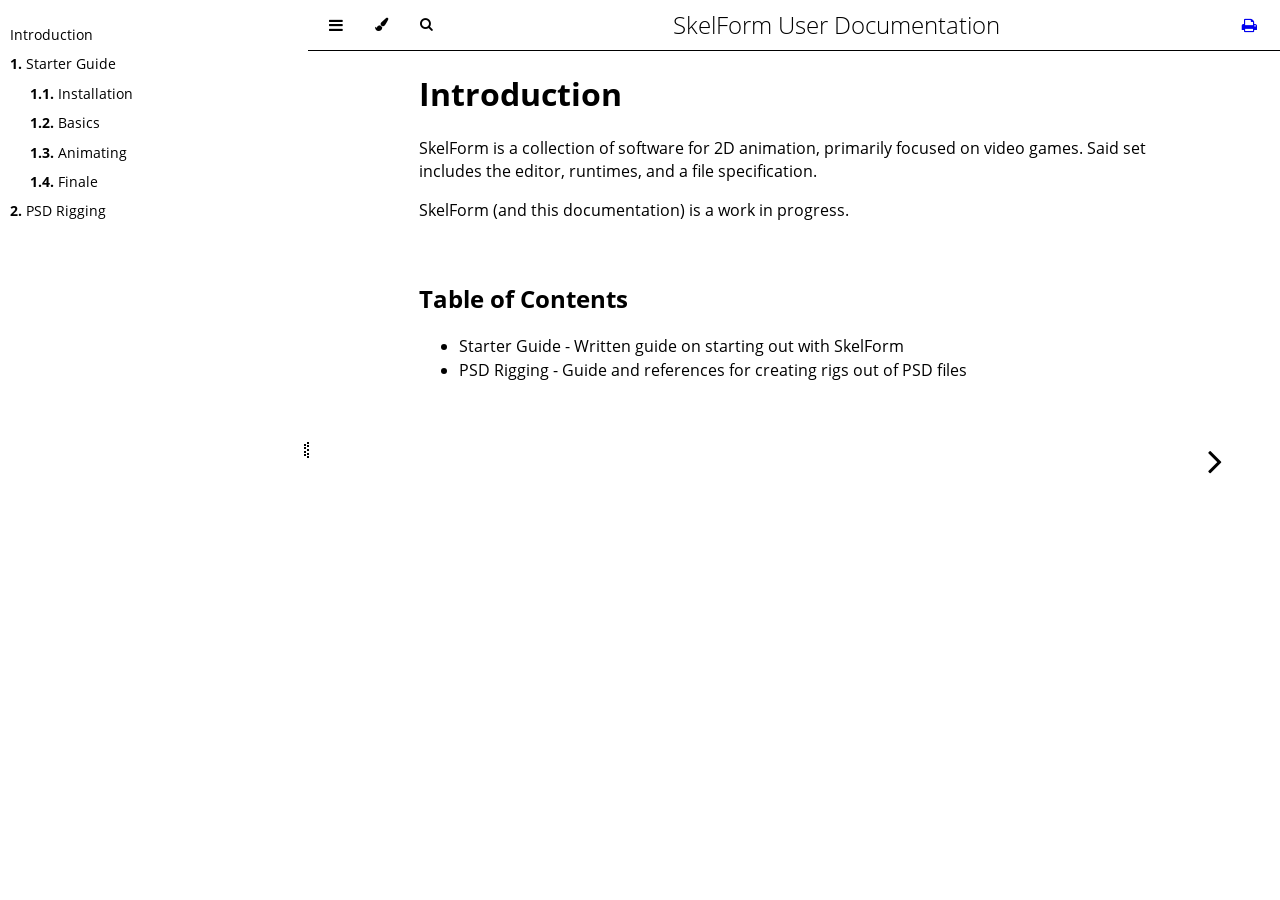
<file: index.html>
<!DOCTYPE HTML>
<html lang="en" class="skelform sidebar-visible" dir="ltr">
    <head>
        <!-- Book generated using mdBook -->
        <meta charset="UTF-8">
        <title>Introduction - SkelForm User Documentation</title>


        <!-- Custom HTML head -->

        <meta name="description" content="">
        <meta name="viewport" content="width=device-width, initial-scale=1">
        <meta name="theme-color" content="#ffffff">

        <link rel="icon" href="favicon.svg">
        <link rel="shortcut icon" href="favicon.png">
        <link rel="stylesheet" href="css/variables.css">
        <link rel="stylesheet" href="css/general.css">
        <link rel="stylesheet" href="css/chrome.css">
        <link rel="stylesheet" href="css/print.css" media="print">

        <!-- Fonts -->
        <link rel="stylesheet" href="FontAwesome/css/font-awesome.css">
        <link rel="stylesheet" href="fonts/fonts.css">

        <!-- Highlight.js Stylesheets -->
        <link rel="stylesheet" id="highlight-css" href="highlight.css">
        <link rel="stylesheet" id="tomorrow-night-css" href="tomorrow-night.css">
        <link rel="stylesheet" id="ayu-highlight-css" href="ayu-highlight.css">

        <!-- Custom theme stylesheets -->


        <!-- Provide site root and default themes to javascript -->
        <script>
            const path_to_root = "";
            const default_light_theme = "skelform";
            const default_dark_theme = "skelform";
        </script>
        <!-- Start loading toc.js asap -->
        <script src="toc.js"></script>
    </head>
    <body>
    <div id="mdbook-help-container">
        <div id="mdbook-help-popup">
            <h2 class="mdbook-help-title">Keyboard shortcuts</h2>
            <div>
                <p>Press <kbd>←</kbd> or <kbd>→</kbd> to navigate between chapters</p>
                <p>Press <kbd>S</kbd> or <kbd>/</kbd> to search in the book</p>
                <p>Press <kbd>?</kbd> to show this help</p>
                <p>Press <kbd>Esc</kbd> to hide this help</p>
            </div>
        </div>
    </div>
    <div id="body-container">
        <!-- Work around some values being stored in localStorage wrapped in quotes -->
        <script>
            try {
                let theme = localStorage.getItem('mdbook-theme');
                let sidebar = localStorage.getItem('mdbook-sidebar');

                if (theme.startsWith('"') && theme.endsWith('"')) {
                    localStorage.setItem('mdbook-theme', theme.slice(1, theme.length - 1));
                }

                if (sidebar.startsWith('"') && sidebar.endsWith('"')) {
                    localStorage.setItem('mdbook-sidebar', sidebar.slice(1, sidebar.length - 1));
                }
            } catch (e) { }
        </script>

        <!-- Set the theme before any content is loaded, prevents flash -->
        <script>
            const default_theme = window.matchMedia("(prefers-color-scheme: dark)").matches ? default_dark_theme : default_light_theme;
            let theme;
            try { theme = localStorage.getItem('mdbook-theme'); } catch(e) { }
            if (theme === null || theme === undefined) { theme = default_theme; }
            const html = document.documentElement;
            html.classList.remove('skelform')
            html.classList.add(theme);
            html.classList.add("js");
        </script>

        <input type="checkbox" id="sidebar-toggle-anchor" class="hidden">

        <!-- Hide / unhide sidebar before it is displayed -->
        <script>
            let sidebar = null;
            const sidebar_toggle = document.getElementById("sidebar-toggle-anchor");
            if (document.body.clientWidth >= 1080) {
                try { sidebar = localStorage.getItem('mdbook-sidebar'); } catch(e) { }
                sidebar = sidebar || 'visible';
            } else {
                sidebar = 'hidden';
            }
            sidebar_toggle.checked = sidebar === 'visible';
            html.classList.remove('sidebar-visible');
            html.classList.add("sidebar-" + sidebar);
        </script>

        <nav id="sidebar" class="sidebar" aria-label="Table of contents">
            <!-- populated by js -->
            <mdbook-sidebar-scrollbox class="sidebar-scrollbox"></mdbook-sidebar-scrollbox>
            <noscript>
                <iframe class="sidebar-iframe-outer" src="toc.html"></iframe>
            </noscript>
            <div id="sidebar-resize-handle" class="sidebar-resize-handle">
                <div class="sidebar-resize-indicator"></div>
            </div>
        </nav>

        <div id="page-wrapper" class="page-wrapper">

            <div class="page">
                <div id="menu-bar-hover-placeholder"></div>
                <div id="menu-bar" class="menu-bar sticky">
                    <div class="left-buttons">
                        <label id="sidebar-toggle" class="icon-button" for="sidebar-toggle-anchor" title="Toggle Table of Contents" aria-label="Toggle Table of Contents" aria-controls="sidebar">
                            <i class="fa fa-bars"></i>
                        </label>
                        <button id="theme-toggle" class="icon-button" type="button" title="Change theme" aria-label="Change theme" aria-haspopup="true" aria-expanded="false" aria-controls="theme-list">
                            <i class="fa fa-paint-brush"></i>
                        </button>
                        <ul id="theme-list" class="theme-popup" aria-label="Themes" role="menu">
                            <li role="none"><button role="menuitem" class="theme" id="default_theme">Auto</button></li>
                            <li role="none"><button role="menuitem" class="theme" id="light">Light</button></li>
                            <li role="none"><button role="menuitem" class="theme" id="rust">Rust</button></li>
                            <li role="none"><button role="menuitem" class="theme" id="coal">Coal</button></li>
                            <li role="none"><button role="menuitem" class="theme" id="navy">Navy</button></li>
                            <li role="none"><button role="menuitem" class="theme" id="ayu">Ayu</button></li>
                            <li role="none"><button role="menuitem" class="theme" id="skelform">SkelForm</button></li>
                        </ul>
                        <button id="search-toggle" class="icon-button" type="button" title="Search (`/`)" aria-label="Toggle Searchbar" aria-expanded="false" aria-keyshortcuts="/ s" aria-controls="searchbar">
                            <i class="fa fa-search"></i>
                        </button>
                    </div>

                    <h1 class="menu-title">SkelForm User Documentation</h1>

                    <div class="right-buttons">
                        <a href="print.html" title="Print this book" aria-label="Print this book">
                            <i id="print-button" class="fa fa-print"></i>
                        </a>

                    </div>
                </div>

                <div id="search-wrapper" class="hidden">
                    <form id="searchbar-outer" class="searchbar-outer">
                        <input type="search" id="searchbar" name="searchbar" placeholder="Search this book ..." aria-controls="searchresults-outer" aria-describedby="searchresults-header">
                    </form>
                    <div id="searchresults-outer" class="searchresults-outer hidden">
                        <div id="searchresults-header" class="searchresults-header"></div>
                        <ul id="searchresults">
                        </ul>
                    </div>
                </div>

                <!-- Apply ARIA attributes after the sidebar and the sidebar toggle button are added to the DOM -->
                <script>
                    document.getElementById('sidebar-toggle').setAttribute('aria-expanded', sidebar === 'visible');
                    document.getElementById('sidebar').setAttribute('aria-hidden', sidebar !== 'visible');
                    Array.from(document.querySelectorAll('#sidebar a')).forEach(function(link) {
                        link.setAttribute('tabIndex', sidebar === 'visible' ? 0 : -1);
                    });
                </script>

                <div id="content" class="content">
                    <main>
                        <h1 id="introduction"><a class="header" href="#introduction">Introduction</a></h1>
<p>SkelForm is a collection of software for 2D animation, primarily focused on video
games. Said set includes the editor, runtimes, and a file specification.</p>
<p>SkelForm (and this documentation) is a work in progress.</p>
<h2 id="table-of-contents"><a class="header" href="#table-of-contents">Table of Contents</a></h2>
<ul>
<li><a href="./starter_guide/main.html">Starter Guide</a> - Written guide on starting out
with SkelForm</li>
<li><a href="./psd.html">PSD Rigging</a> - Guide and references for creating rigs out of PSD files</li>
</ul>

                    </main>

                    <nav class="nav-wrapper" aria-label="Page navigation">
                        <!-- Mobile navigation buttons -->

                            <a rel="next prefetch" href="starter_guide/main.html" class="mobile-nav-chapters next" title="Next chapter" aria-label="Next chapter" aria-keyshortcuts="Right">
                                <i class="fa fa-angle-right"></i>
                            </a>

                        <div style="clear: both"></div>
                    </nav>
                </div>
            </div>

            <nav class="nav-wide-wrapper" aria-label="Page navigation">

                    <a rel="next prefetch" href="starter_guide/main.html" class="nav-chapters next" title="Next chapter" aria-label="Next chapter" aria-keyshortcuts="Right">
                        <i class="fa fa-angle-right"></i>
                    </a>
            </nav>

        </div>




        <script>
            window.playground_copyable = true;
        </script>


        <script src="elasticlunr.min.js"></script>
        <script src="mark.min.js"></script>
        <script src="searcher.js"></script>

        <script src="clipboard.min.js"></script>
        <script src="highlight.js"></script>
        <script src="book.js"></script>

        <!-- Custom JS scripts -->


    </div>
    </body>
</html>
</file>
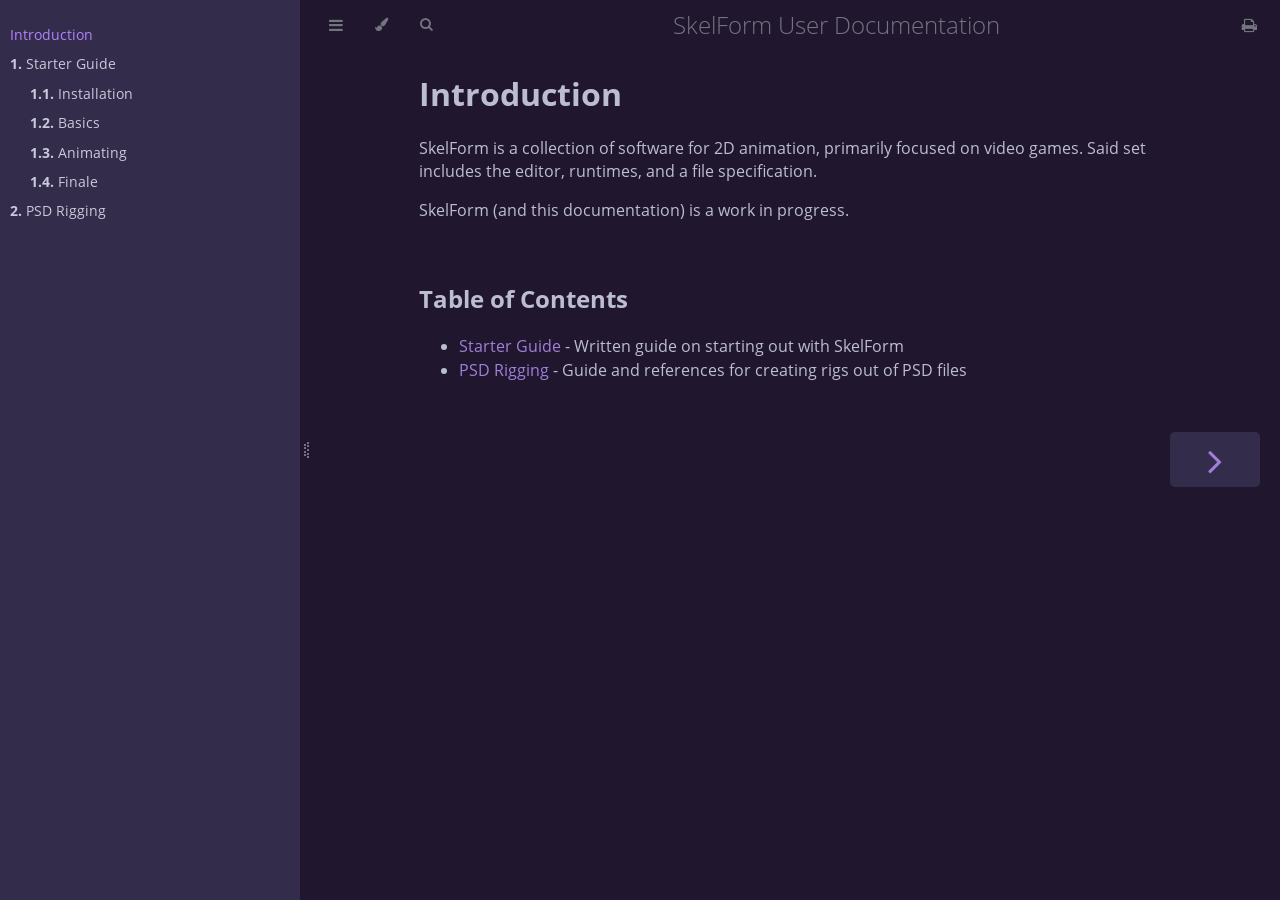
<file: book/index.html>
<!DOCTYPE HTML>
<html lang="en" class="skelform sidebar-visible" dir="ltr">
    <head>
        <!-- Book generated using mdBook -->
        <meta charset="UTF-8">
        <title>Introduction - SkelForm User Documentation</title>


        <!-- Custom HTML head -->

        <meta name="description" content="">
        <meta name="viewport" content="width=device-width, initial-scale=1">
        <meta name="theme-color" content="#ffffff">

        <link rel="icon" href="favicon.svg">
        <link rel="shortcut icon" href="favicon.png">
        <link rel="stylesheet" href="css/variables.css">
        <link rel="stylesheet" href="css/general.css">
        <link rel="stylesheet" href="css/chrome.css">
        <link rel="stylesheet" href="css/print.css" media="print">

        <!-- Fonts -->
        <link rel="stylesheet" href="FontAwesome/css/font-awesome.css">
        <link rel="stylesheet" href="fonts/fonts.css">

        <!-- Highlight.js Stylesheets -->
        <link rel="stylesheet" id="highlight-css" href="highlight.css">
        <link rel="stylesheet" id="tomorrow-night-css" href="tomorrow-night.css">
        <link rel="stylesheet" id="ayu-highlight-css" href="ayu-highlight.css">

        <!-- Custom theme stylesheets -->


        <!-- Provide site root and default themes to javascript -->
        <script>
            const path_to_root = "";
            const default_light_theme = "skelform";
            const default_dark_theme = "skelform";
        </script>
        <!-- Start loading toc.js asap -->
        <script src="toc.js"></script>
    </head>
    <body>
    <div id="mdbook-help-container">
        <div id="mdbook-help-popup">
            <h2 class="mdbook-help-title">Keyboard shortcuts</h2>
            <div>
                <p>Press <kbd>←</kbd> or <kbd>→</kbd> to navigate between chapters</p>
                <p>Press <kbd>S</kbd> or <kbd>/</kbd> to search in the book</p>
                <p>Press <kbd>?</kbd> to show this help</p>
                <p>Press <kbd>Esc</kbd> to hide this help</p>
            </div>
        </div>
    </div>
    <div id="body-container">
        <!-- Work around some values being stored in localStorage wrapped in quotes -->
        <script>
            try {
                let theme = localStorage.getItem('mdbook-theme');
                let sidebar = localStorage.getItem('mdbook-sidebar');

                if (theme.startsWith('"') && theme.endsWith('"')) {
                    localStorage.setItem('mdbook-theme', theme.slice(1, theme.length - 1));
                }

                if (sidebar.startsWith('"') && sidebar.endsWith('"')) {
                    localStorage.setItem('mdbook-sidebar', sidebar.slice(1, sidebar.length - 1));
                }
            } catch (e) { }
        </script>

        <!-- Set the theme before any content is loaded, prevents flash -->
        <script>
            const default_theme = window.matchMedia("(prefers-color-scheme: dark)").matches ? default_dark_theme : default_light_theme;
            let theme;
            try { theme = localStorage.getItem('mdbook-theme'); } catch(e) { }
            if (theme === null || theme === undefined) { theme = default_theme; }
            const html = document.documentElement;
            html.classList.remove('skelform')
            html.classList.add(theme);
            html.classList.add("js");
        </script>

        <input type="checkbox" id="sidebar-toggle-anchor" class="hidden">

        <!-- Hide / unhide sidebar before it is displayed -->
        <script>
            let sidebar = null;
            const sidebar_toggle = document.getElementById("sidebar-toggle-anchor");
            if (document.body.clientWidth >= 1080) {
                try { sidebar = localStorage.getItem('mdbook-sidebar'); } catch(e) { }
                sidebar = sidebar || 'visible';
            } else {
                sidebar = 'hidden';
            }
            sidebar_toggle.checked = sidebar === 'visible';
            html.classList.remove('sidebar-visible');
            html.classList.add("sidebar-" + sidebar);
        </script>

        <nav id="sidebar" class="sidebar" aria-label="Table of contents">
            <!-- populated by js -->
            <mdbook-sidebar-scrollbox class="sidebar-scrollbox"></mdbook-sidebar-scrollbox>
            <noscript>
                <iframe class="sidebar-iframe-outer" src="toc.html"></iframe>
            </noscript>
            <div id="sidebar-resize-handle" class="sidebar-resize-handle">
                <div class="sidebar-resize-indicator"></div>
            </div>
        </nav>

        <div id="page-wrapper" class="page-wrapper">

            <div class="page">
                <div id="menu-bar-hover-placeholder"></div>
                <div id="menu-bar" class="menu-bar sticky">
                    <div class="left-buttons">
                        <label id="sidebar-toggle" class="icon-button" for="sidebar-toggle-anchor" title="Toggle Table of Contents" aria-label="Toggle Table of Contents" aria-controls="sidebar">
                            <i class="fa fa-bars"></i>
                        </label>
                        <button id="theme-toggle" class="icon-button" type="button" title="Change theme" aria-label="Change theme" aria-haspopup="true" aria-expanded="false" aria-controls="theme-list">
                            <i class="fa fa-paint-brush"></i>
                        </button>
                        <ul id="theme-list" class="theme-popup" aria-label="Themes" role="menu">
                            <li role="none"><button role="menuitem" class="theme" id="default_theme">Auto</button></li>
                            <li role="none"><button role="menuitem" class="theme" id="light">Light</button></li>
                            <li role="none"><button role="menuitem" class="theme" id="rust">Rust</button></li>
                            <li role="none"><button role="menuitem" class="theme" id="coal">Coal</button></li>
                            <li role="none"><button role="menuitem" class="theme" id="navy">Navy</button></li>
                            <li role="none"><button role="menuitem" class="theme" id="ayu">Ayu</button></li>
                            <li role="none"><button role="menuitem" class="theme" id="skelform">SkelForm</button></li>
                        </ul>
                        <button id="search-toggle" class="icon-button" type="button" title="Search (`/`)" aria-label="Toggle Searchbar" aria-expanded="false" aria-keyshortcuts="/ s" aria-controls="searchbar">
                            <i class="fa fa-search"></i>
                        </button>
                    </div>

                    <h1 class="menu-title">SkelForm User Documentation</h1>

                    <div class="right-buttons">
                        <a href="print.html" title="Print this book" aria-label="Print this book">
                            <i id="print-button" class="fa fa-print"></i>
                        </a>

                    </div>
                </div>

                <div id="search-wrapper" class="hidden">
                    <form id="searchbar-outer" class="searchbar-outer">
                        <input type="search" id="searchbar" name="searchbar" placeholder="Search this book ..." aria-controls="searchresults-outer" aria-describedby="searchresults-header">
                    </form>
                    <div id="searchresults-outer" class="searchresults-outer hidden">
                        <div id="searchresults-header" class="searchresults-header"></div>
                        <ul id="searchresults">
                        </ul>
                    </div>
                </div>

                <!-- Apply ARIA attributes after the sidebar and the sidebar toggle button are added to the DOM -->
                <script>
                    document.getElementById('sidebar-toggle').setAttribute('aria-expanded', sidebar === 'visible');
                    document.getElementById('sidebar').setAttribute('aria-hidden', sidebar !== 'visible');
                    Array.from(document.querySelectorAll('#sidebar a')).forEach(function(link) {
                        link.setAttribute('tabIndex', sidebar === 'visible' ? 0 : -1);
                    });
                </script>

                <div id="content" class="content">
                    <main>
                        <h1 id="introduction"><a class="header" href="#introduction">Introduction</a></h1>
<p>SkelForm is a collection of software for 2D animation, primarily focused on video
games. Said set includes the editor, runtimes, and a file specification.</p>
<p>SkelForm (and this documentation) is a work in progress.</p>
<h2 id="table-of-contents"><a class="header" href="#table-of-contents">Table of Contents</a></h2>
<ul>
<li><a href="/starter_guide/main.html">Starter Guide</a> - Written guide on starting out
with SkelForm</li>
<li><a href="./psd.html">PSD Rigging</a> - Guide and references for creating rigs out of PSD files</li>
</ul>

                    </main>

                    <nav class="nav-wrapper" aria-label="Page navigation">
                        <!-- Mobile navigation buttons -->

                            <a rel="next prefetch" href="starter_guide/main.html" class="mobile-nav-chapters next" title="Next chapter" aria-label="Next chapter" aria-keyshortcuts="Right">
                                <i class="fa fa-angle-right"></i>
                            </a>

                        <div style="clear: both"></div>
                    </nav>
                </div>
            </div>

            <nav class="nav-wide-wrapper" aria-label="Page navigation">

                    <a rel="next prefetch" href="starter_guide/main.html" class="nav-chapters next" title="Next chapter" aria-label="Next chapter" aria-keyshortcuts="Right">
                        <i class="fa fa-angle-right"></i>
                    </a>
            </nav>

        </div>




        <script>
            window.playground_copyable = true;
        </script>


        <script src="elasticlunr.min.js"></script>
        <script src="mark.min.js"></script>
        <script src="searcher.js"></script>

        <script src="clipboard.min.js"></script>
        <script src="highlight.js"></script>
        <script src="book.js"></script>

        <!-- Custom JS scripts -->


    </div>
    </body>
</html>
</file>
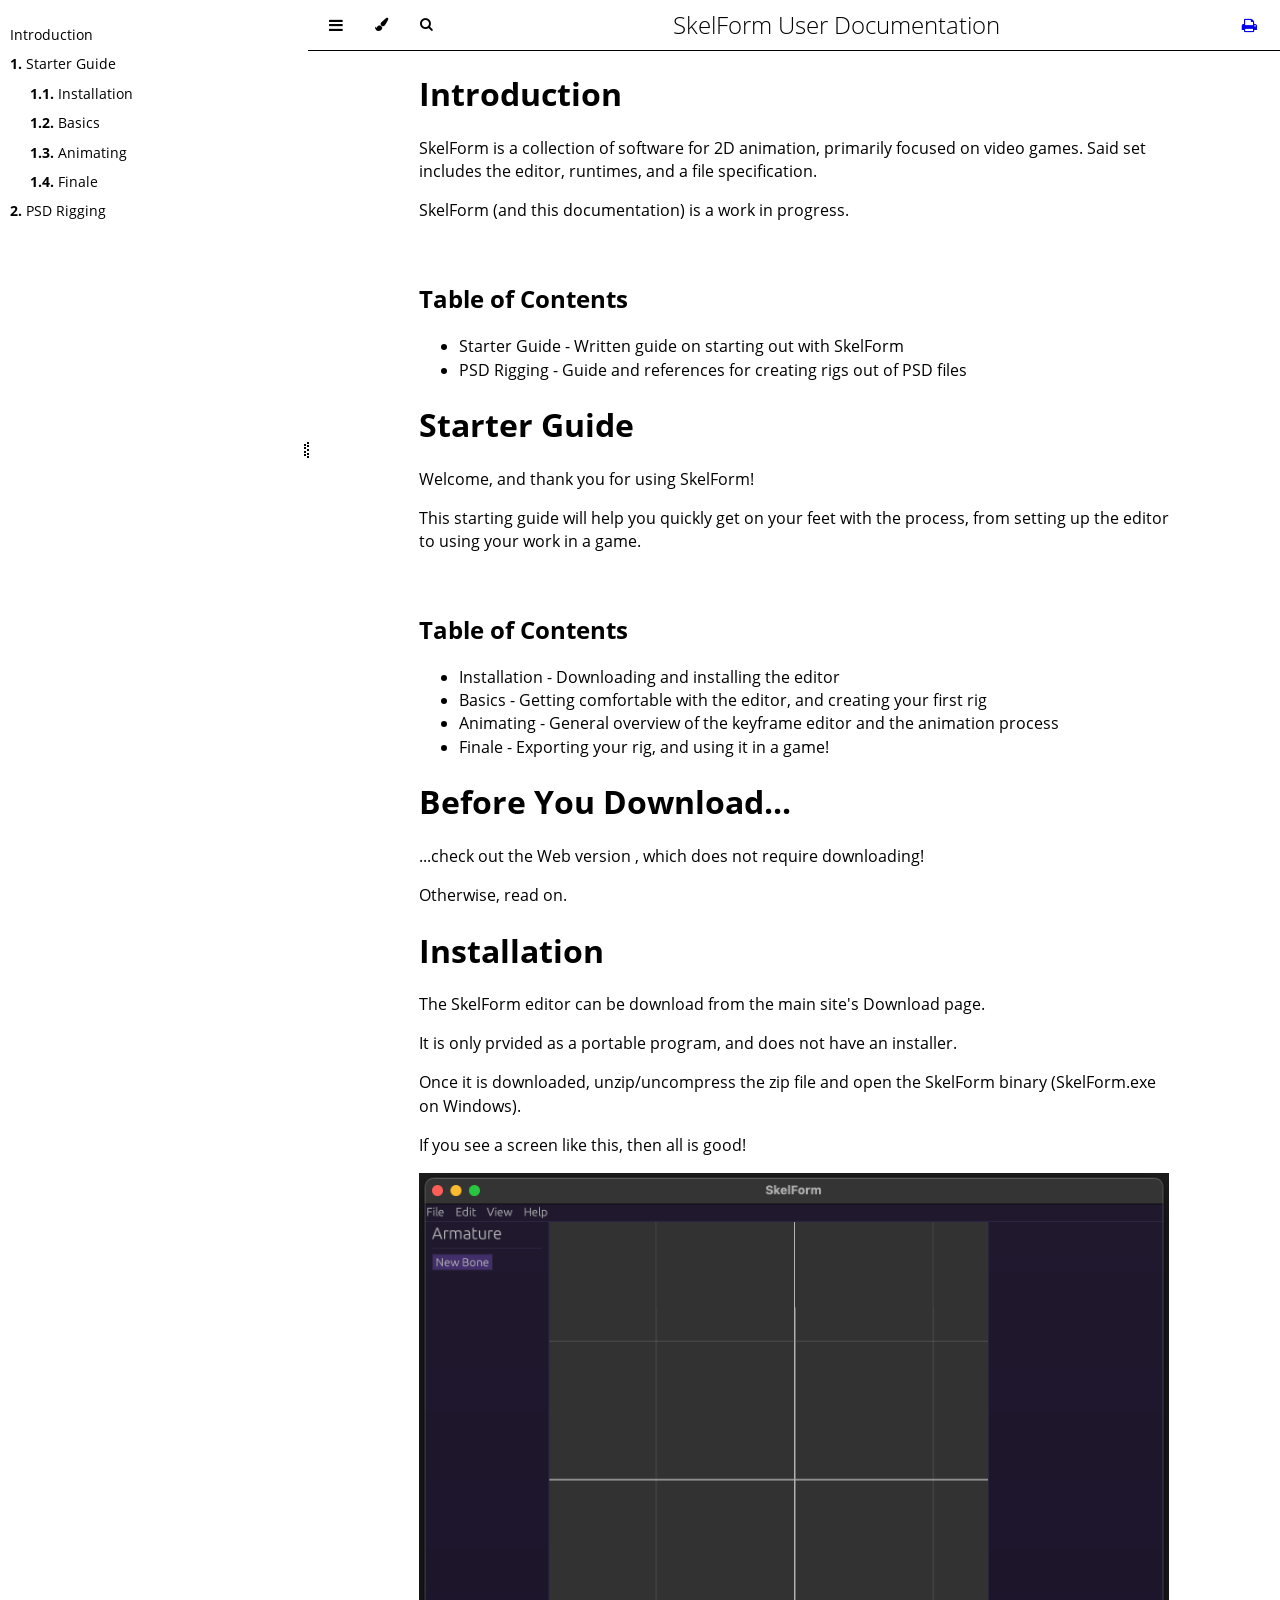
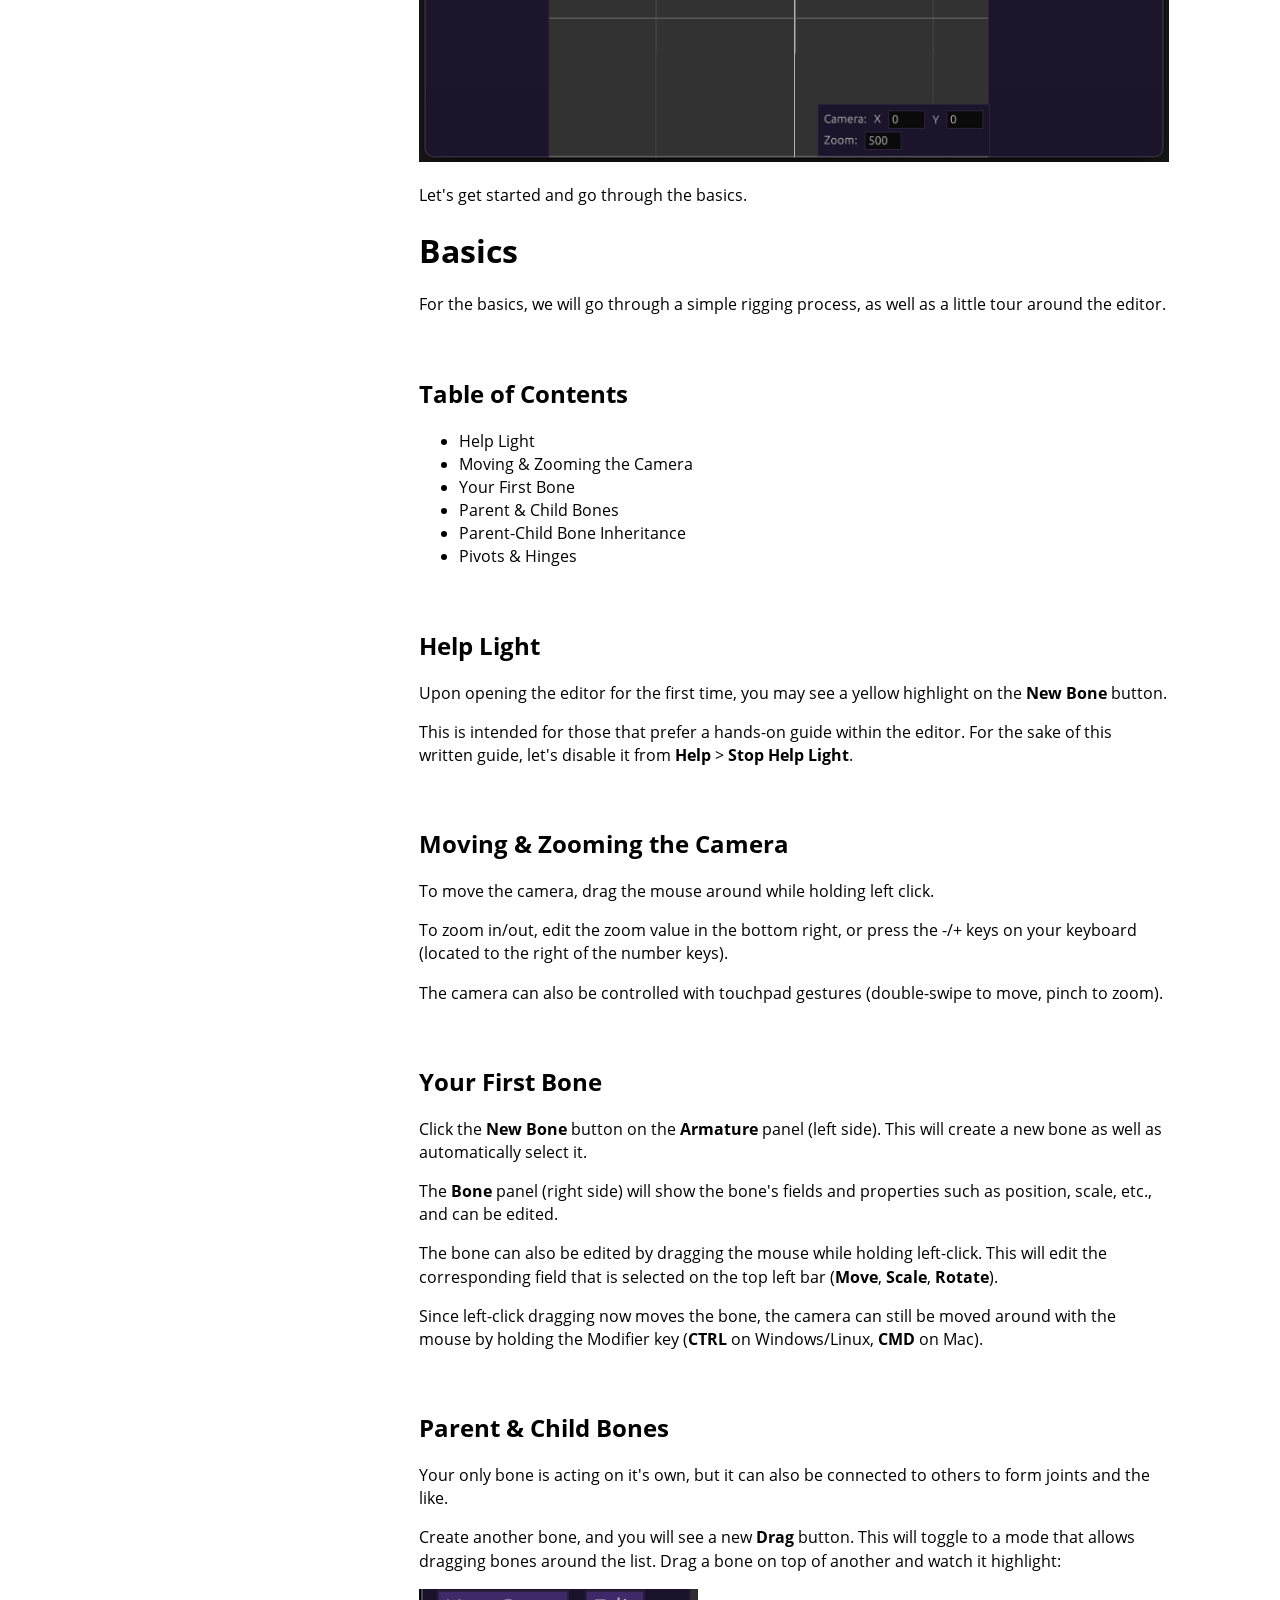
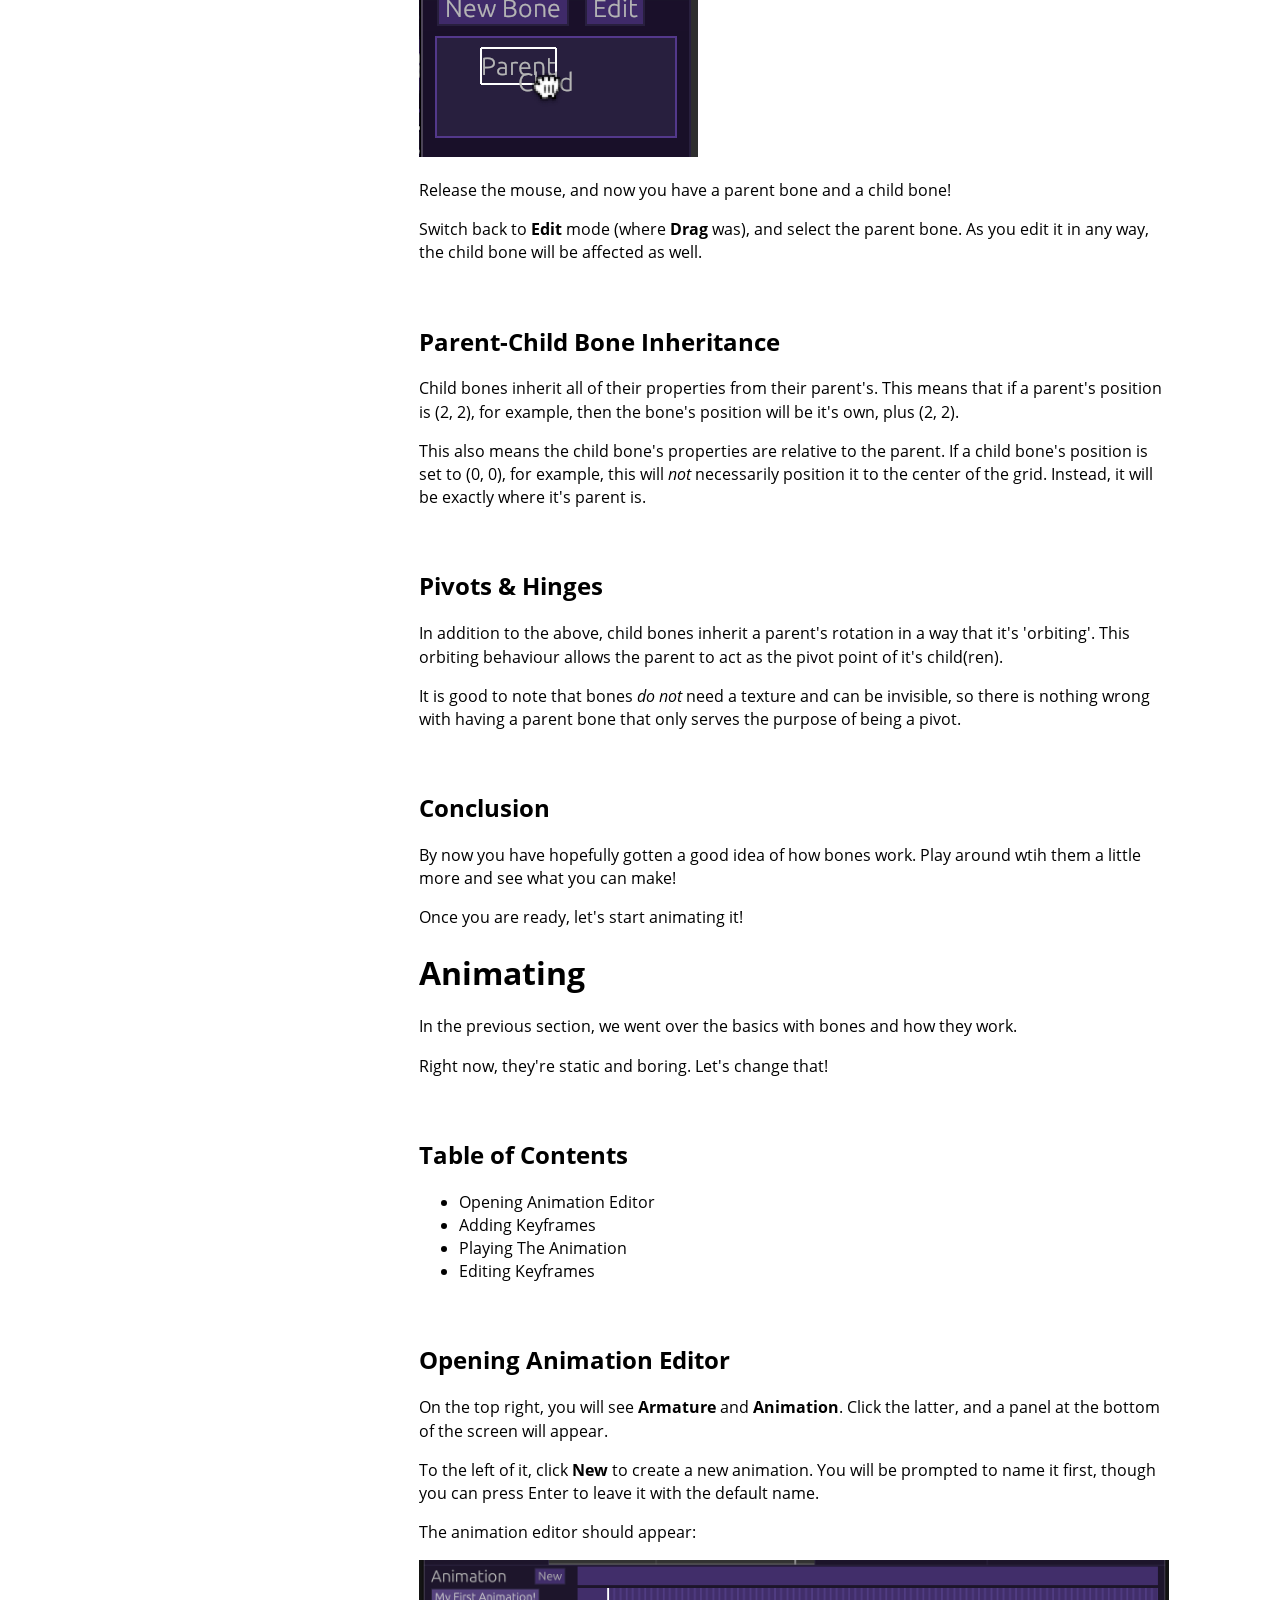
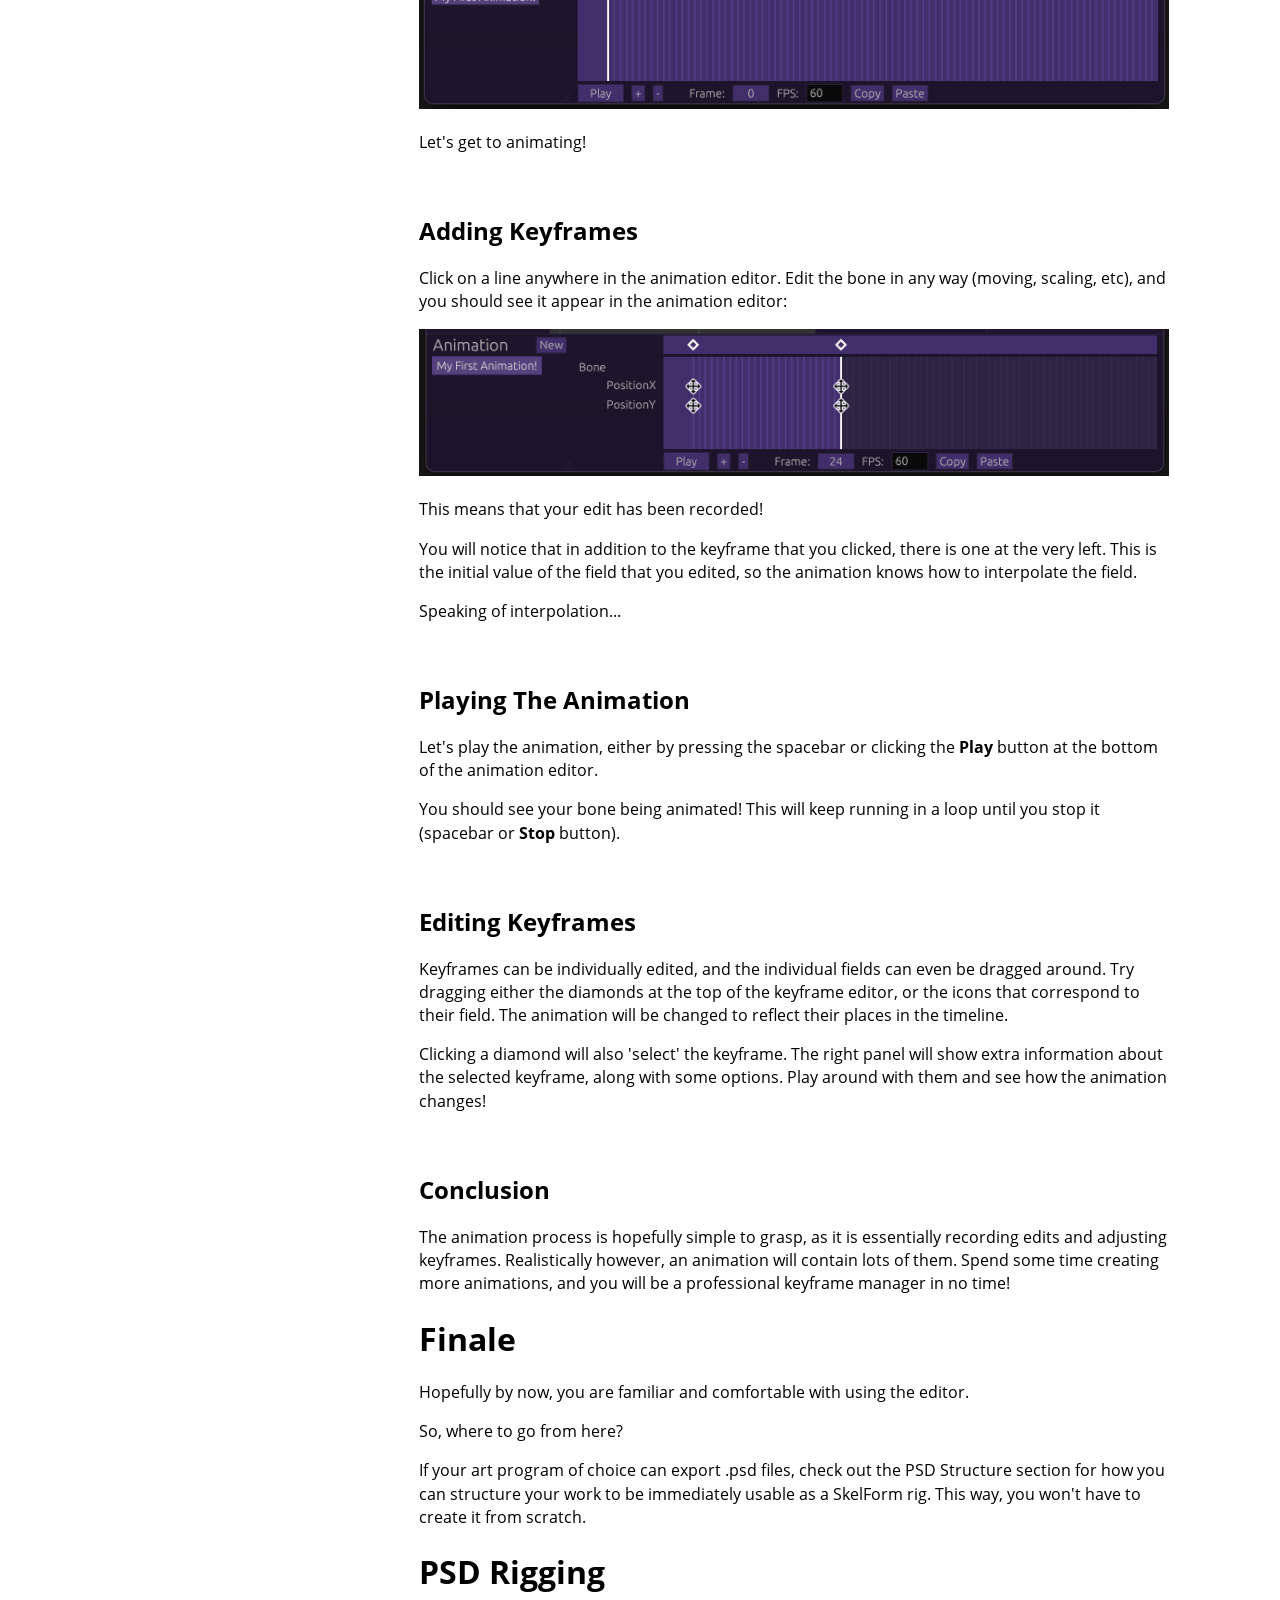
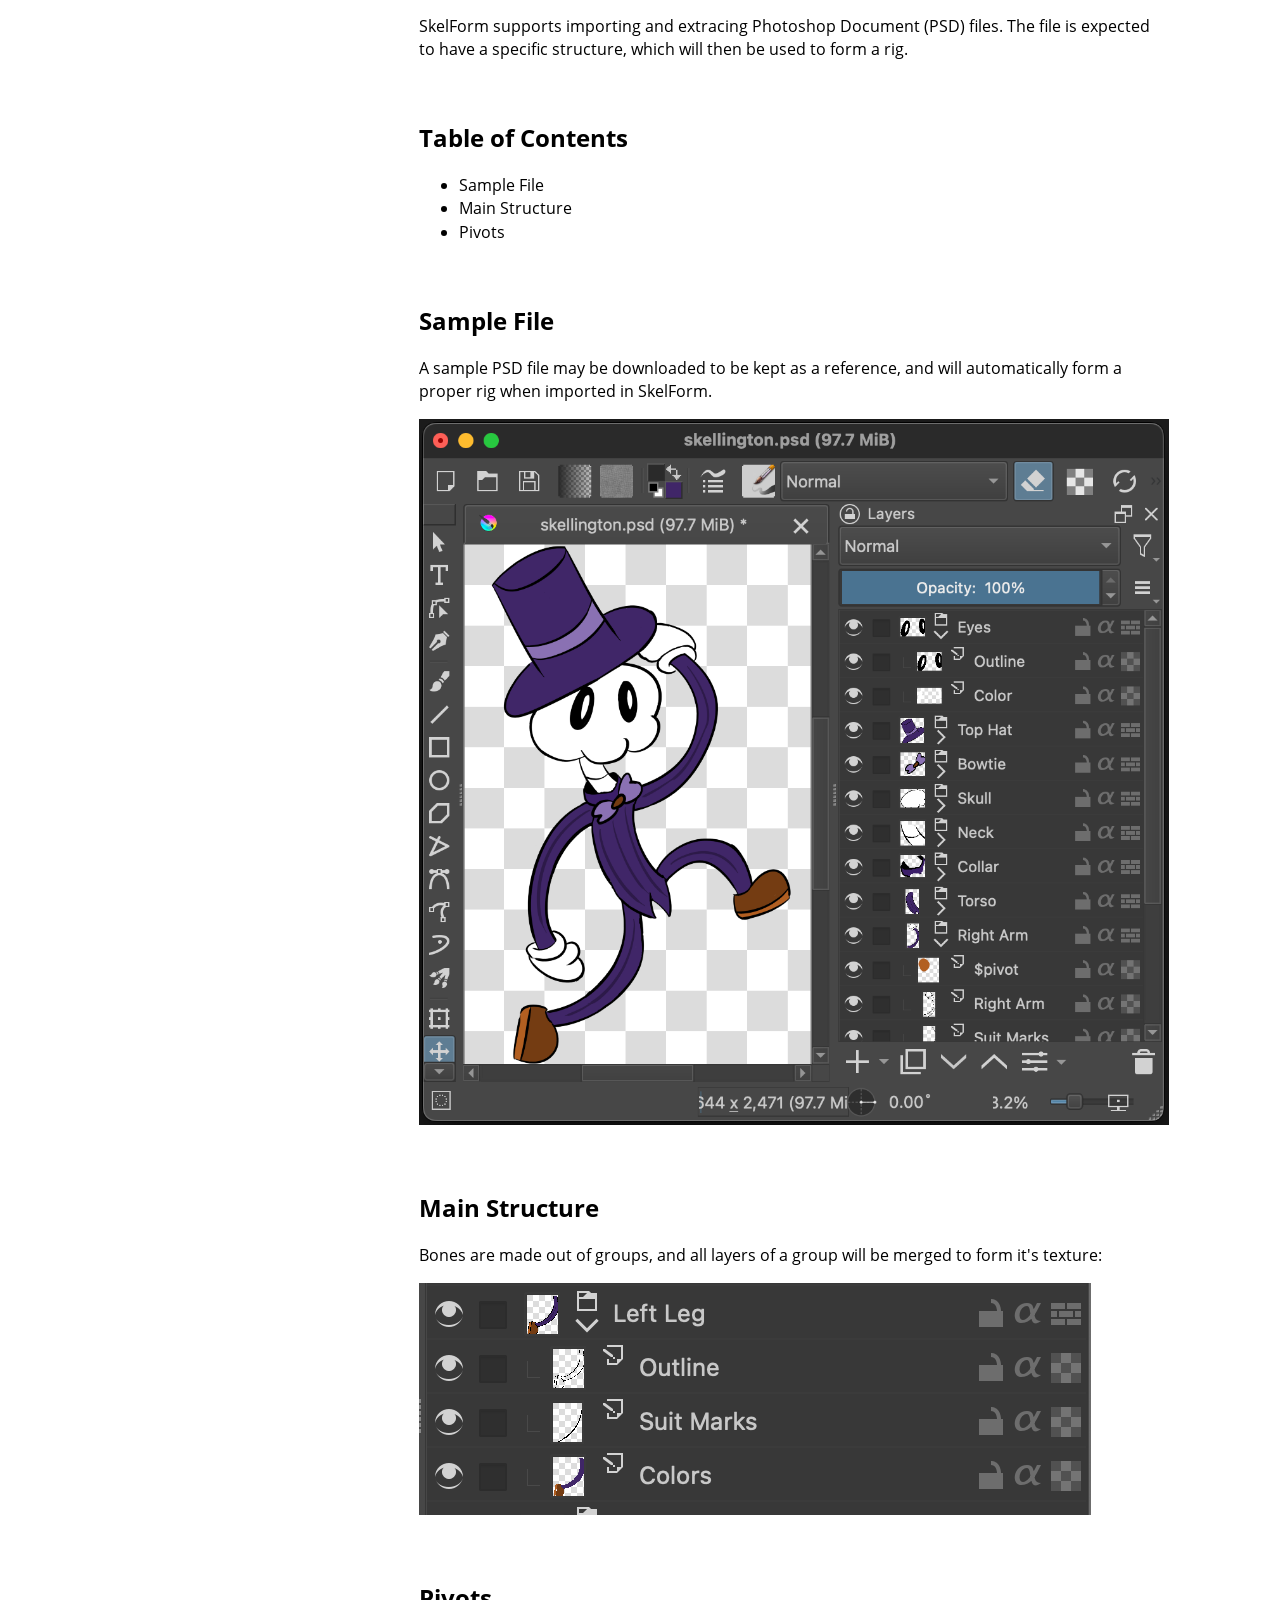
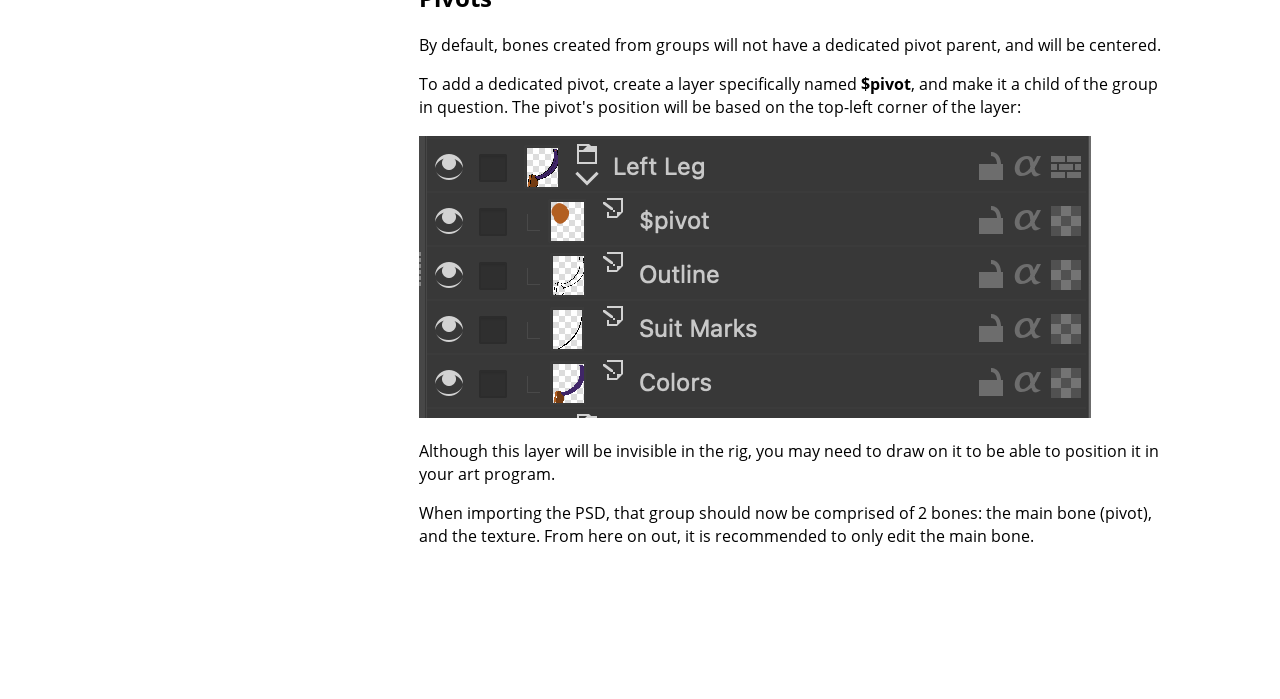
<file: print.html>
<!DOCTYPE HTML>
<html lang="en" class="skelform sidebar-visible" dir="ltr">
    <head>
        <!-- Book generated using mdBook -->
        <meta charset="UTF-8">
        <title>SkelForm User Documentation</title>
        <meta name="robots" content="noindex">


        <!-- Custom HTML head -->

        <meta name="description" content="">
        <meta name="viewport" content="width=device-width, initial-scale=1">
        <meta name="theme-color" content="#ffffff">

        <link rel="icon" href="favicon.svg">
        <link rel="shortcut icon" href="favicon.png">
        <link rel="stylesheet" href="css/variables.css">
        <link rel="stylesheet" href="css/general.css">
        <link rel="stylesheet" href="css/chrome.css">
        <link rel="stylesheet" href="css/print.css" media="print">

        <!-- Fonts -->
        <link rel="stylesheet" href="FontAwesome/css/font-awesome.css">
        <link rel="stylesheet" href="fonts/fonts.css">

        <!-- Highlight.js Stylesheets -->
        <link rel="stylesheet" id="highlight-css" href="highlight.css">
        <link rel="stylesheet" id="tomorrow-night-css" href="tomorrow-night.css">
        <link rel="stylesheet" id="ayu-highlight-css" href="ayu-highlight.css">

        <!-- Custom theme stylesheets -->


        <!-- Provide site root and default themes to javascript -->
        <script>
            const path_to_root = "";
            const default_light_theme = "skelform";
            const default_dark_theme = "skelform";
        </script>
        <!-- Start loading toc.js asap -->
        <script src="toc.js"></script>
    </head>
    <body>
    <div id="mdbook-help-container">
        <div id="mdbook-help-popup">
            <h2 class="mdbook-help-title">Keyboard shortcuts</h2>
            <div>
                <p>Press <kbd>←</kbd> or <kbd>→</kbd> to navigate between chapters</p>
                <p>Press <kbd>S</kbd> or <kbd>/</kbd> to search in the book</p>
                <p>Press <kbd>?</kbd> to show this help</p>
                <p>Press <kbd>Esc</kbd> to hide this help</p>
            </div>
        </div>
    </div>
    <div id="body-container">
        <!-- Work around some values being stored in localStorage wrapped in quotes -->
        <script>
            try {
                let theme = localStorage.getItem('mdbook-theme');
                let sidebar = localStorage.getItem('mdbook-sidebar');

                if (theme.startsWith('"') && theme.endsWith('"')) {
                    localStorage.setItem('mdbook-theme', theme.slice(1, theme.length - 1));
                }

                if (sidebar.startsWith('"') && sidebar.endsWith('"')) {
                    localStorage.setItem('mdbook-sidebar', sidebar.slice(1, sidebar.length - 1));
                }
            } catch (e) { }
        </script>

        <!-- Set the theme before any content is loaded, prevents flash -->
        <script>
            const default_theme = window.matchMedia("(prefers-color-scheme: dark)").matches ? default_dark_theme : default_light_theme;
            let theme;
            try { theme = localStorage.getItem('mdbook-theme'); } catch(e) { }
            if (theme === null || theme === undefined) { theme = default_theme; }
            const html = document.documentElement;
            html.classList.remove('skelform')
            html.classList.add(theme);
            html.classList.add("js");
        </script>

        <input type="checkbox" id="sidebar-toggle-anchor" class="hidden">

        <!-- Hide / unhide sidebar before it is displayed -->
        <script>
            let sidebar = null;
            const sidebar_toggle = document.getElementById("sidebar-toggle-anchor");
            if (document.body.clientWidth >= 1080) {
                try { sidebar = localStorage.getItem('mdbook-sidebar'); } catch(e) { }
                sidebar = sidebar || 'visible';
            } else {
                sidebar = 'hidden';
            }
            sidebar_toggle.checked = sidebar === 'visible';
            html.classList.remove('sidebar-visible');
            html.classList.add("sidebar-" + sidebar);
        </script>

        <nav id="sidebar" class="sidebar" aria-label="Table of contents">
            <!-- populated by js -->
            <mdbook-sidebar-scrollbox class="sidebar-scrollbox"></mdbook-sidebar-scrollbox>
            <noscript>
                <iframe class="sidebar-iframe-outer" src="toc.html"></iframe>
            </noscript>
            <div id="sidebar-resize-handle" class="sidebar-resize-handle">
                <div class="sidebar-resize-indicator"></div>
            </div>
        </nav>

        <div id="page-wrapper" class="page-wrapper">

            <div class="page">
                <div id="menu-bar-hover-placeholder"></div>
                <div id="menu-bar" class="menu-bar sticky">
                    <div class="left-buttons">
                        <label id="sidebar-toggle" class="icon-button" for="sidebar-toggle-anchor" title="Toggle Table of Contents" aria-label="Toggle Table of Contents" aria-controls="sidebar">
                            <i class="fa fa-bars"></i>
                        </label>
                        <button id="theme-toggle" class="icon-button" type="button" title="Change theme" aria-label="Change theme" aria-haspopup="true" aria-expanded="false" aria-controls="theme-list">
                            <i class="fa fa-paint-brush"></i>
                        </button>
                        <ul id="theme-list" class="theme-popup" aria-label="Themes" role="menu">
                            <li role="none"><button role="menuitem" class="theme" id="default_theme">Auto</button></li>
                            <li role="none"><button role="menuitem" class="theme" id="light">Light</button></li>
                            <li role="none"><button role="menuitem" class="theme" id="rust">Rust</button></li>
                            <li role="none"><button role="menuitem" class="theme" id="coal">Coal</button></li>
                            <li role="none"><button role="menuitem" class="theme" id="navy">Navy</button></li>
                            <li role="none"><button role="menuitem" class="theme" id="ayu">Ayu</button></li>
                            <li role="none"><button role="menuitem" class="theme" id="skelform">SkelForm</button></li>
                        </ul>
                        <button id="search-toggle" class="icon-button" type="button" title="Search (`/`)" aria-label="Toggle Searchbar" aria-expanded="false" aria-keyshortcuts="/ s" aria-controls="searchbar">
                            <i class="fa fa-search"></i>
                        </button>
                    </div>

                    <h1 class="menu-title">SkelForm User Documentation</h1>

                    <div class="right-buttons">
                        <a href="print.html" title="Print this book" aria-label="Print this book">
                            <i id="print-button" class="fa fa-print"></i>
                        </a>

                    </div>
                </div>

                <div id="search-wrapper" class="hidden">
                    <form id="searchbar-outer" class="searchbar-outer">
                        <input type="search" id="searchbar" name="searchbar" placeholder="Search this book ..." aria-controls="searchresults-outer" aria-describedby="searchresults-header">
                    </form>
                    <div id="searchresults-outer" class="searchresults-outer hidden">
                        <div id="searchresults-header" class="searchresults-header"></div>
                        <ul id="searchresults">
                        </ul>
                    </div>
                </div>

                <!-- Apply ARIA attributes after the sidebar and the sidebar toggle button are added to the DOM -->
                <script>
                    document.getElementById('sidebar-toggle').setAttribute('aria-expanded', sidebar === 'visible');
                    document.getElementById('sidebar').setAttribute('aria-hidden', sidebar !== 'visible');
                    Array.from(document.querySelectorAll('#sidebar a')).forEach(function(link) {
                        link.setAttribute('tabIndex', sidebar === 'visible' ? 0 : -1);
                    });
                </script>

                <div id="content" class="content">
                    <main>
                        <h1 id="introduction"><a class="header" href="#introduction">Introduction</a></h1>
<p>SkelForm is a collection of software for 2D animation, primarily focused on video
games. Said set includes the editor, runtimes, and a file specification.</p>
<p>SkelForm (and this documentation) is a work in progress.</p>
<h2 id="table-of-contents"><a class="header" href="#table-of-contents">Table of Contents</a></h2>
<ul>
<li><a href="./starter_guide/main.html">Starter Guide</a> - Written guide on starting out
with SkelForm</li>
<li><a href="./psd.html">PSD Rigging</a> - Guide and references for creating rigs out of PSD files</li>
</ul>
<div style="break-before: page; page-break-before: always;"></div><h1 id="starter-guide"><a class="header" href="#starter-guide">Starter Guide</a></h1>
<p>Welcome, and thank you for using SkelForm!</p>
<p>This starting guide will help you quickly get on your feet with the process, from setting up the editor to using your work in a game.</p>
<h2 id="table-of-contents-1"><a class="header" href="#table-of-contents-1">Table of Contents</a></h2>
<ul>
<li><a href="starter_guide/./installation.html">Installation</a> - Downloading and installing the editor</li>
<li><a href="starter_guide/./basics.html">Basics</a> - Getting comfortable with the editor, and creating your first rig</li>
<li><a href="starter_guide/./animating.html">Animating</a> - General overview of the keyframe editor and the animation process</li>
<li><a href="starter_guide/./finale.html">Finale</a> - Exporting your rig, and using it in a game!</li>
</ul>
<div style="break-before: page; page-break-before: always;"></div><h1 id="before-you-download"><a class="header" href="#before-you-download">Before You Download...</a></h1>
<p>...check out the
<a href="https://retropaint.github.io/skelform_web/" target="_blank">Web
version</a> , which does not require downloading!</p>
<p>Otherwise, read on.</p>
<h1 id="installation"><a class="header" href="#installation">Installation</a></h1>
<p>The SkelForm editor can be download from the main site's Download page.</p>
<p>It is only prvided as a portable program, and does not have an installer.</p>
<p>Once it is downloaded, unzip/uncompress the zip file and open the SkelForm
binary (SkelForm.exe on Windows).</p>
<p>If you see a screen like this, then all is good!</p>
<p><img src="starter_guide/start_screen.png" alt="start_screen" /></p>
<p>Let's get started and go through the <a href="starter_guide/./basics.html">basics</a>.</p>
<div style="break-before: page; page-break-before: always;"></div><h1 id="basics"><a class="header" href="#basics">Basics</a></h1>
<p>For the basics, we will go through a simple rigging process, as well as a little
tour around the editor.</p>
<h2 id="table-of-contents-2"><a class="header" href="#table-of-contents-2">Table of Contents</a></h2>
<ul>
<li><a href="starter_guide/basics.html#help-light">Help Light</a></li>
<li><a href="starter_guide/basics.html#moving--zooming-the-camera">Moving &amp; Zooming the Camera</a></li>
<li><a href="starter_guide/basics.html#your-first-bone">Your First Bone</a></li>
<li><a href="starter_guide/basics.html#parent--child-bones">Parent &amp; Child Bones</a></li>
<li><a href="starter_guide/basics.html#parent-child-bone-inheritance">Parent-Child Bone Inheritance</a></li>
<li><a href="starter_guide/basics.html#pivots--hinges">Pivots &amp; Hinges</a></li>
</ul>
<h2 id="help-light"><a class="header" href="#help-light">Help Light</a></h2>
<p>Upon opening the editor for the first time, you may see a yellow highlight on
the <strong>New Bone</strong> button.</p>
<p>This is intended for those that prefer a hands-on guide within the editor. For
the sake of this written guide, let's disable it from
<strong>Help</strong> &gt; <strong>Stop Help Light</strong>.</p>
<h2 id="moving--zooming-the-camera"><a class="header" href="#moving--zooming-the-camera">Moving &amp; Zooming the Camera</a></h2>
<p>To move the camera, drag the mouse around while holding left click.</p>
<p>To zoom in/out, edit the zoom value in the bottom right, or press the -/+ keys
on your keyboard (located to the right of the number keys).</p>
<p>The camera can also be controlled with touchpad gestures (double-swipe to move,
pinch to zoom).</p>
<h2 id="your-first-bone"><a class="header" href="#your-first-bone">Your First Bone</a></h2>
<p>Click the <strong>New Bone</strong> button on the <strong>Armature</strong>
panel (left side). This will create a new bone as well as automatically select
it.</p>
<p>The <strong>Bone</strong> panel (right side) will show the bone's fields and
properties such as position, scale, etc., and can be edited.</p>
<p>The bone can also be edited by dragging the mouse while holding left-click. This
will edit the corresponding field that is selected on the top left bar
(<strong>Move</strong>, <strong>Scale</strong>, <strong>Rotate</strong>).</p>
<p>Since left-click dragging now moves the bone, the camera can still be moved
around with the mouse by holding the Modifier key (<strong>CTRL</strong> on
Windows/Linux, <strong>CMD</strong> on Mac).</p>
<h2 id="parent--child-bones"><a class="header" href="#parent--child-bones">Parent &amp; Child Bones</a></h2>
<p>Your only bone is acting on it's own, but it can also be connected to others to
form joints and the like.</p>
<p>Create another bone, and you will see a new <strong>Drag</strong> button. This
will toggle to a mode that allows dragging bones around the list. Drag a bone on
top of another and watch it highlight:</p>
<p><img src="starter_guide/highlight_bone.png" alt="highlight_bone" /></p>
<p>Release the mouse, and now you have a parent bone and a child bone!</p>
<p>Switch back to <strong>Edit</strong> mode (where <strong>Drag</strong> was), and
select the parent bone. As you edit it in any way, the child bone will be
affected as well.</p>
<h2 id="parent-child-bone-inheritance"><a class="header" href="#parent-child-bone-inheritance">Parent-Child Bone Inheritance</a></h2>
<p>Child bones inherit all of their properties from their parent's. This means that
if a parent's position is (2, 2), for example, then the bone's position will be
it's own, plus (2, 2).</p>
<p>This also means the child bone's properties are relative to the parent. If a
child bone's position is set to (0, 0), for example, this will
<em>not</em> necessarily position it to the center of the grid. Instead, it will
be exactly where it's parent is.</p>
<h2 id="pivots--hinges"><a class="header" href="#pivots--hinges">Pivots &amp; Hinges</a></h2>
<p>In addition to the above, child bones inherit a parent's rotation in a way that
it's 'orbiting'. This orbiting behaviour allows the parent to act as the pivot
point of it's child(ren).</p>
<p>It is good to note that bones <em>do not</em> need a texture and can be
invisible, so there is nothing wrong with having a parent bone that only serves
the purpose of being a pivot.</p>
<h2 id="conclusion"><a class="header" href="#conclusion">Conclusion</a></h2>
<p>By now you have hopefully gotten a good idea of how bones work. Play around wtih
them a little more and see what you can make!</p>
<p>Once you are ready, let's start <a href="starter_guide/./animating.html">animating</a> it!</p>
<div style="break-before: page; page-break-before: always;"></div><h1 id="animating"><a class="header" href="#animating">Animating</a></h1>
<p>In the <a href="starter_guide/./basics.html">previous</a> section, we went over the basics with bones and
how they work.</p>
<p>Right now, they're static and boring. Let's change that!</p>
<h2 id="table-of-contents-3"><a class="header" href="#table-of-contents-3">Table of Contents</a></h2>
<ul>
<li><a href="starter_guide/animating.html#opening-animation-editor">Opening Animation Editor</a></li>
<li><a href="starter_guide/animating.html#adding-keyframes">Adding Keyframes</a></li>
<li><a href="starter_guide/animating.html#playing-the-animation">Playing The Animation</a></li>
<li><a href="starter_guide/animating.html#editing-keyframes">Editing Keyframes</a></li>
</ul>
<h2 id="opening-animation-editor"><a class="header" href="#opening-animation-editor">Opening Animation Editor</a></h2>
<p>On the top right, you will see <strong>Armature</strong> and
<strong>Animation</strong>. Click the latter, and a panel at the bottom of the
screen will appear.</p>
<p>To the left of it, click <strong>New</strong> to create a new animation. You
will be prompted to name it first, though you can press Enter to leave it with
the default name.</p>
<p>The animation editor should appear:</p>
<p><img src="starter_guide/keyframe_editor.png" alt="keyframe_editor" /></p>
<p>Let's get to animating!</p>
<h2 id="adding-keyframes"><a class="header" href="#adding-keyframes">Adding Keyframes</a></h2>
<p>Click on a line anywhere in the animation editor. Edit the bone in any way
(moving, scaling, etc), and you should see it appear in the animation editor:</p>
<p><img src="starter_guide/keyframe_editor_edit.png" alt="keyframe_editor_edit" /></p>
<p>This means that your edit has been recorded!</p>
<p>You will notice that in addition to the keyframe that you clicked, there is one
at the very left. This is the initial value of the field that you edited, so the
animation knows how to interpolate the field.</p>
<p>Speaking of interpolation...</p>
<h2 id="playing-the-animation"><a class="header" href="#playing-the-animation">Playing The Animation</a></h2>
<p>Let's play the animation, either by pressing the spacebar or clicking the
<strong>Play</strong> button at the bottom of the animation editor.</p>
<p>You should see your bone being animated! This will keep running in a loop until
you stop it (spacebar or <strong>Stop</strong> button).</p>
<h2 id="editing-keyframes"><a class="header" href="#editing-keyframes">Editing Keyframes</a></h2>
<p>Keyframes can be individually edited, and the individual fields can even be
dragged around. Try dragging either the diamonds at the top of the keyframe
editor, or the icons that correspond to their field. The animation will be
changed to reflect their places in the timeline.</p>
<p>Clicking a diamond will also 'select' the keyframe. The right panel will show
extra information about the selected keyframe, along with some options. Play
around with them and see how the animation changes!</p>
<h2 id="conclusion-1"><a class="header" href="#conclusion-1">Conclusion</a></h2>
<p>The animation process is hopefully simple to grasp, as it is essentially
recording edits and adjusting keyframes. Realistically however, an animation
will contain lots of them. Spend some time creating more animations, and you
will be a professional keyframe manager in no time!</p>
<div style="break-before: page; page-break-before: always;"></div><h1 id="finale"><a class="header" href="#finale">Finale</a></h1>
<p>Hopefully by now, you are familiar and comfortable with using the editor.</p>
<p>So, where to go from here?</p>
<p>If your art program of choice can export .psd files, check out the <a href="starter_guide//psd.html">PSD Structure</a>
section for how you can structure your work to be immediately usable as a
SkelForm rig. This way, you won't have to create it from scratch.</p>
<div style="break-before: page; page-break-before: always;"></div><h1 id="psd-rigging"><a class="header" href="#psd-rigging">PSD Rigging</a></h1>
<p>SkelForm supports importing and extracing Photoshop Document (PSD) files. The
file is expected to have a specific structure, which will then be used to form a
rig.</p>
<h2 id="table-of-contents-4"><a class="header" href="#table-of-contents-4">Table of Contents</a></h2>
<ul>
<li><a href="psd.html#sample-file">Sample File</a></li>
<li><a href="psd.html#main-structure">Main Structure</a></li>
<li><a href="psd.html#pivots">Pivots</a></li>
</ul>
<h2 id="sample-file"><a class="header" href="#sample-file">Sample File</a></h2>
<p>A sample PSD file may be
<a href="https://github.com/Retropaint/SkelForm/blob/master/skellington.psd?raw=true">downloaded</a>
to be kept as a reference, and will automatically form a proper rig when
imported in SkelForm.</p>
<p><img src="sample_psd.png" alt="sample_psd" /></p>
<h2 id="main-structure"><a class="header" href="#main-structure">Main Structure</a></h2>
<p>Bones are made out of groups, and all layers of a group will be merged to form
it's texture:</p>
<p><img src="group.png" alt="group" /></p>
<h2 id="pivots"><a class="header" href="#pivots">Pivots</a></h2>
<p>By default, bones created from groups will not have a dedicated pivot parent,
and will be centered.</p>
<p>To add a dedicated pivot, create a layer specifically named
<strong>$pivot</strong>, and make it a child of the group in question. The
pivot's position will be based on the top-left corner of the layer:</p>
<p><img src="pivot.png" alt="pivot" /></p>
<p>Although this layer will be invisible in the rig, you may need to draw on it to
be able to position it in your art program.</p>
<p>When importing the PSD, that group should now be comprised of 2 bones: the main
bone (pivot), and the texture. From here on out, it is recommended to only edit
the main bone.</p>

                    </main>

                    <nav class="nav-wrapper" aria-label="Page navigation">
                        <!-- Mobile navigation buttons -->


                        <div style="clear: both"></div>
                    </nav>
                </div>
            </div>

            <nav class="nav-wide-wrapper" aria-label="Page navigation">

            </nav>

        </div>




        <script>
            window.playground_copyable = true;
        </script>


        <script src="elasticlunr.min.js"></script>
        <script src="mark.min.js"></script>
        <script src="searcher.js"></script>

        <script src="clipboard.min.js"></script>
        <script src="highlight.js"></script>
        <script src="book.js"></script>

        <!-- Custom JS scripts -->

        <script>
        window.addEventListener('load', function() {
            window.setTimeout(window.print, 100);
        });
        </script>

    </div>
    </body>
</html>
</file>
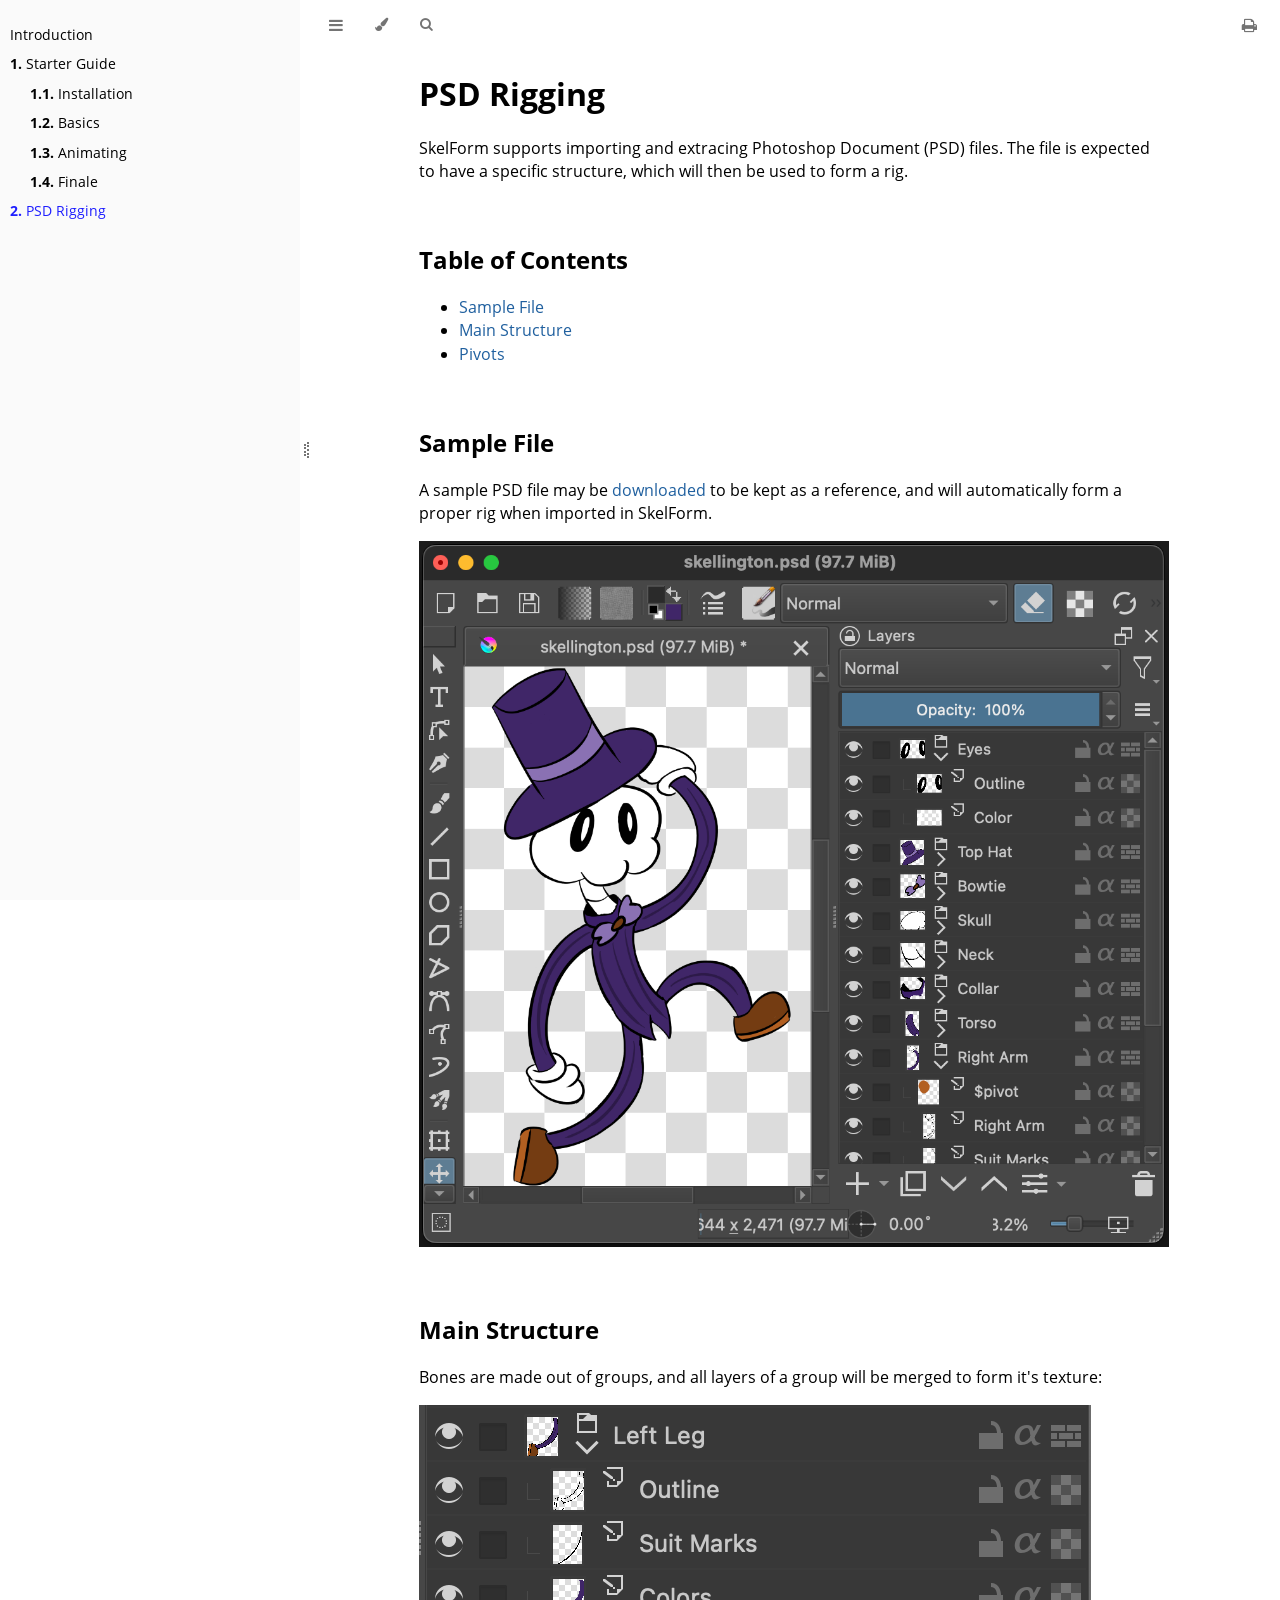
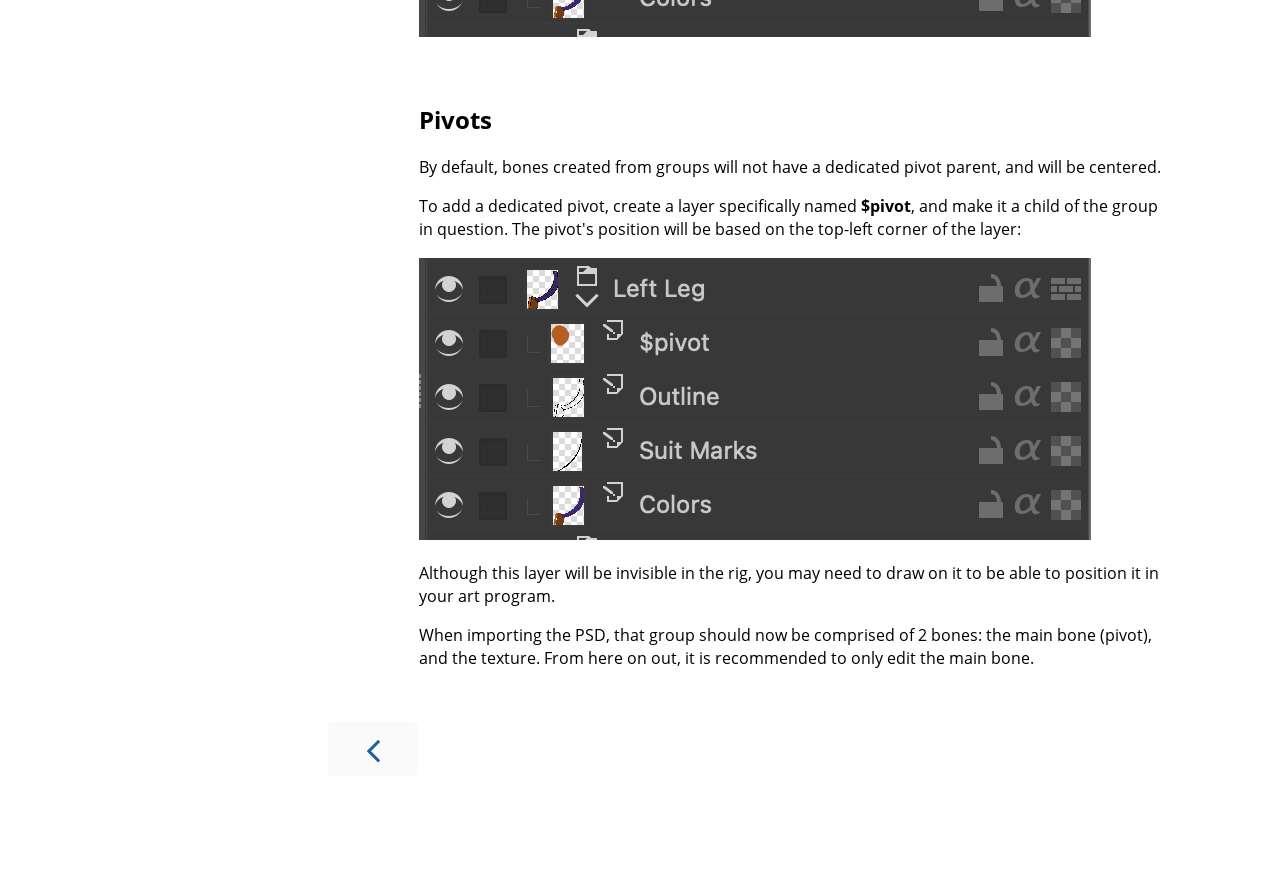
<file: psd.html>
<!DOCTYPE HTML>
<html lang="en" class="light sidebar-visible" dir="ltr">
    <head>
        <!-- Book generated using mdBook -->
        <meta charset="UTF-8">
        <title>PSD Rigging</title>


        <!-- Custom HTML head -->

        <meta name="description" content="">
        <meta name="viewport" content="width=device-width, initial-scale=1">
        <meta name="theme-color" content="#ffffff">

        <link rel="icon" href="favicon.svg">
        <link rel="shortcut icon" href="favicon.png">
        <link rel="stylesheet" href="css/variables.css">
        <link rel="stylesheet" href="css/general.css">
        <link rel="stylesheet" href="css/chrome.css">
        <link rel="stylesheet" href="css/print.css" media="print">

        <!-- Fonts -->
        <link rel="stylesheet" href="FontAwesome/css/font-awesome.css">
        <link rel="stylesheet" href="fonts/fonts.css">

        <!-- Highlight.js Stylesheets -->
        <link rel="stylesheet" id="highlight-css" href="highlight.css">
        <link rel="stylesheet" id="tomorrow-night-css" href="tomorrow-night.css">
        <link rel="stylesheet" id="ayu-highlight-css" href="ayu-highlight.css">

        <!-- Custom theme stylesheets -->


        <!-- Provide site root and default themes to javascript -->
        <script>
            const path_to_root = "";
            const default_light_theme = "light";
            const default_dark_theme = "navy";
        </script>
        <!-- Start loading toc.js asap -->
        <script src="toc.js"></script>
    </head>
    <body>
    <div id="mdbook-help-container">
        <div id="mdbook-help-popup">
            <h2 class="mdbook-help-title">Keyboard shortcuts</h2>
            <div>
                <p>Press <kbd>←</kbd> or <kbd>→</kbd> to navigate between chapters</p>
                <p>Press <kbd>S</kbd> or <kbd>/</kbd> to search in the book</p>
                <p>Press <kbd>?</kbd> to show this help</p>
                <p>Press <kbd>Esc</kbd> to hide this help</p>
            </div>
        </div>
    </div>
    <div id="body-container">
        <!-- Work around some values being stored in localStorage wrapped in quotes -->
        <script>
            try {
                let theme = localStorage.getItem('mdbook-theme');
                let sidebar = localStorage.getItem('mdbook-sidebar');

                if (theme.startsWith('"') && theme.endsWith('"')) {
                    localStorage.setItem('mdbook-theme', theme.slice(1, theme.length - 1));
                }

                if (sidebar.startsWith('"') && sidebar.endsWith('"')) {
                    localStorage.setItem('mdbook-sidebar', sidebar.slice(1, sidebar.length - 1));
                }
            } catch (e) { }
        </script>

        <!-- Set the theme before any content is loaded, prevents flash -->
        <script>
            const default_theme = window.matchMedia("(prefers-color-scheme: dark)").matches ? default_dark_theme : default_light_theme;
            let theme;
            try { theme = localStorage.getItem('mdbook-theme'); } catch(e) { }
            if (theme === null || theme === undefined) { theme = default_theme; }
            const html = document.documentElement;
            html.classList.remove('light')
            html.classList.add(theme);
            html.classList.add("js");
        </script>

        <input type="checkbox" id="sidebar-toggle-anchor" class="hidden">

        <!-- Hide / unhide sidebar before it is displayed -->
        <script>
            let sidebar = null;
            const sidebar_toggle = document.getElementById("sidebar-toggle-anchor");
            if (document.body.clientWidth >= 1080) {
                try { sidebar = localStorage.getItem('mdbook-sidebar'); } catch(e) { }
                sidebar = sidebar || 'visible';
            } else {
                sidebar = 'hidden';
            }
            sidebar_toggle.checked = sidebar === 'visible';
            html.classList.remove('sidebar-visible');
            html.classList.add("sidebar-" + sidebar);
        </script>

        <nav id="sidebar" class="sidebar" aria-label="Table of contents">
            <!-- populated by js -->
            <mdbook-sidebar-scrollbox class="sidebar-scrollbox"></mdbook-sidebar-scrollbox>
            <noscript>
                <iframe class="sidebar-iframe-outer" src="toc.html"></iframe>
            </noscript>
            <div id="sidebar-resize-handle" class="sidebar-resize-handle">
                <div class="sidebar-resize-indicator"></div>
            </div>
        </nav>

        <div id="page-wrapper" class="page-wrapper">

            <div class="page">
                <div id="menu-bar-hover-placeholder"></div>
                <div id="menu-bar" class="menu-bar sticky">
                    <div class="left-buttons">
                        <label id="sidebar-toggle" class="icon-button" for="sidebar-toggle-anchor" title="Toggle Table of Contents" aria-label="Toggle Table of Contents" aria-controls="sidebar">
                            <i class="fa fa-bars"></i>
                        </label>
                        <button id="theme-toggle" class="icon-button" type="button" title="Change theme" aria-label="Change theme" aria-haspopup="true" aria-expanded="false" aria-controls="theme-list">
                            <i class="fa fa-paint-brush"></i>
                        </button>
                        <ul id="theme-list" class="theme-popup" aria-label="Themes" role="menu">
                            <li role="none"><button role="menuitem" class="theme" id="default_theme">Auto</button></li>
                            <li role="none"><button role="menuitem" class="theme" id="light">Light</button></li>
                            <li role="none"><button role="menuitem" class="theme" id="rust">Rust</button></li>
                            <li role="none"><button role="menuitem" class="theme" id="coal">Coal</button></li>
                            <li role="none"><button role="menuitem" class="theme" id="navy">Navy</button></li>
                            <li role="none"><button role="menuitem" class="theme" id="ayu">Ayu</button></li>
                        </ul>
                        <button id="search-toggle" class="icon-button" type="button" title="Search (`/`)" aria-label="Toggle Searchbar" aria-expanded="false" aria-keyshortcuts="/ s" aria-controls="searchbar">
                            <i class="fa fa-search"></i>
                        </button>
                    </div>

                    <h1 class="menu-title"></h1>

                    <div class="right-buttons">
                        <a href="print.html" title="Print this book" aria-label="Print this book">
                            <i id="print-button" class="fa fa-print"></i>
                        </a>

                    </div>
                </div>

                <div id="search-wrapper" class="hidden">
                    <form id="searchbar-outer" class="searchbar-outer">
                        <input type="search" id="searchbar" name="searchbar" placeholder="Search this book ..." aria-controls="searchresults-outer" aria-describedby="searchresults-header">
                    </form>
                    <div id="searchresults-outer" class="searchresults-outer hidden">
                        <div id="searchresults-header" class="searchresults-header"></div>
                        <ul id="searchresults">
                        </ul>
                    </div>
                </div>

                <!-- Apply ARIA attributes after the sidebar and the sidebar toggle button are added to the DOM -->
                <script>
                    document.getElementById('sidebar-toggle').setAttribute('aria-expanded', sidebar === 'visible');
                    document.getElementById('sidebar').setAttribute('aria-hidden', sidebar !== 'visible');
                    Array.from(document.querySelectorAll('#sidebar a')).forEach(function(link) {
                        link.setAttribute('tabIndex', sidebar === 'visible' ? 0 : -1);
                    });
                </script>

                <div id="content" class="content">
                    <main>
                        <h1 id="psd-rigging"><a class="header" href="#psd-rigging">PSD Rigging</a></h1>
<p>SkelForm supports importing and extracing Photoshop Document (PSD) files. The
file is expected to have a specific structure, which will then be used to form a
rig.</p>
<h2 id="table-of-contents"><a class="header" href="#table-of-contents">Table of Contents</a></h2>
<ul>
<li><a href="#sample-file">Sample File</a></li>
<li><a href="#main-structure">Main Structure</a></li>
<li><a href="#pivots">Pivots</a></li>
</ul>
<h2 id="sample-file"><a class="header" href="#sample-file">Sample File</a></h2>
<p>A sample PSD file may be
<a href="https://github.com/Retropaint/SkelForm/blob/master/skellington.psd?raw=true">downloaded</a>
to be kept as a reference, and will automatically form a proper rig when
imported in SkelForm.</p>
<p><img src="sample_psd.png" alt="sample_psd" /></p>
<h2 id="main-structure"><a class="header" href="#main-structure">Main Structure</a></h2>
<p>Bones are made out of groups, and all layers of a group will be merged to form
it's texture:</p>
<p><img src="group.png" alt="group" /></p>
<h2 id="pivots"><a class="header" href="#pivots">Pivots</a></h2>
<p>By default, bones created from groups will not have a dedicated pivot parent,
and will be centered.</p>
<p>To add a dedicated pivot, create a layer specifically named
<strong>$pivot</strong>, and make it a child of the group in question. The
pivot's position will be based on the top-left corner of the layer:</p>
<p><img src="pivot.png" alt="pivot" /></p>
<p>Although this layer will be invisible in the rig, you may need to draw on it to
be able to position it in your art program.</p>
<p>When importing the PSD, that group should now be comprised of 2 bones: the main
bone (pivot), and the texture. From here on out, it is recommended to only edit
the main bone.</p>

                    </main>

                    <nav class="nav-wrapper" aria-label="Page navigation">
                        <!-- Mobile navigation buttons -->
                            <a rel="prev" href="starter_guide/finale.html" class="mobile-nav-chapters previous" title="Previous chapter" aria-label="Previous chapter" aria-keyshortcuts="Left">
                                <i class="fa fa-angle-left"></i>
                            </a>


                        <div style="clear: both"></div>
                    </nav>
                </div>
            </div>

            <nav class="nav-wide-wrapper" aria-label="Page navigation">
                    <a rel="prev" href="starter_guide/finale.html" class="nav-chapters previous" title="Previous chapter" aria-label="Previous chapter" aria-keyshortcuts="Left">
                        <i class="fa fa-angle-left"></i>
                    </a>

            </nav>

        </div>

        <!-- Livereload script (if served using the cli tool) -->
        <script>
            const wsProtocol = location.protocol === 'https:' ? 'wss:' : 'ws:';
            const wsAddress = wsProtocol + "//" + location.host + "/" + "__livereload";
            const socket = new WebSocket(wsAddress);
            socket.onmessage = function (event) {
                if (event.data === "reload") {
                    socket.close();
                    location.reload();
                }
            };

            window.onbeforeunload = function() {
                socket.close();
            }
        </script>



        <script>
            window.playground_copyable = true;
        </script>


        <script src="elasticlunr.min.js"></script>
        <script src="mark.min.js"></script>
        <script src="searcher.js"></script>

        <script src="clipboard.min.js"></script>
        <script src="highlight.js"></script>
        <script src="book.js"></script>

        <!-- Custom JS scripts -->


    </div>
    </body>
</html>
</file>
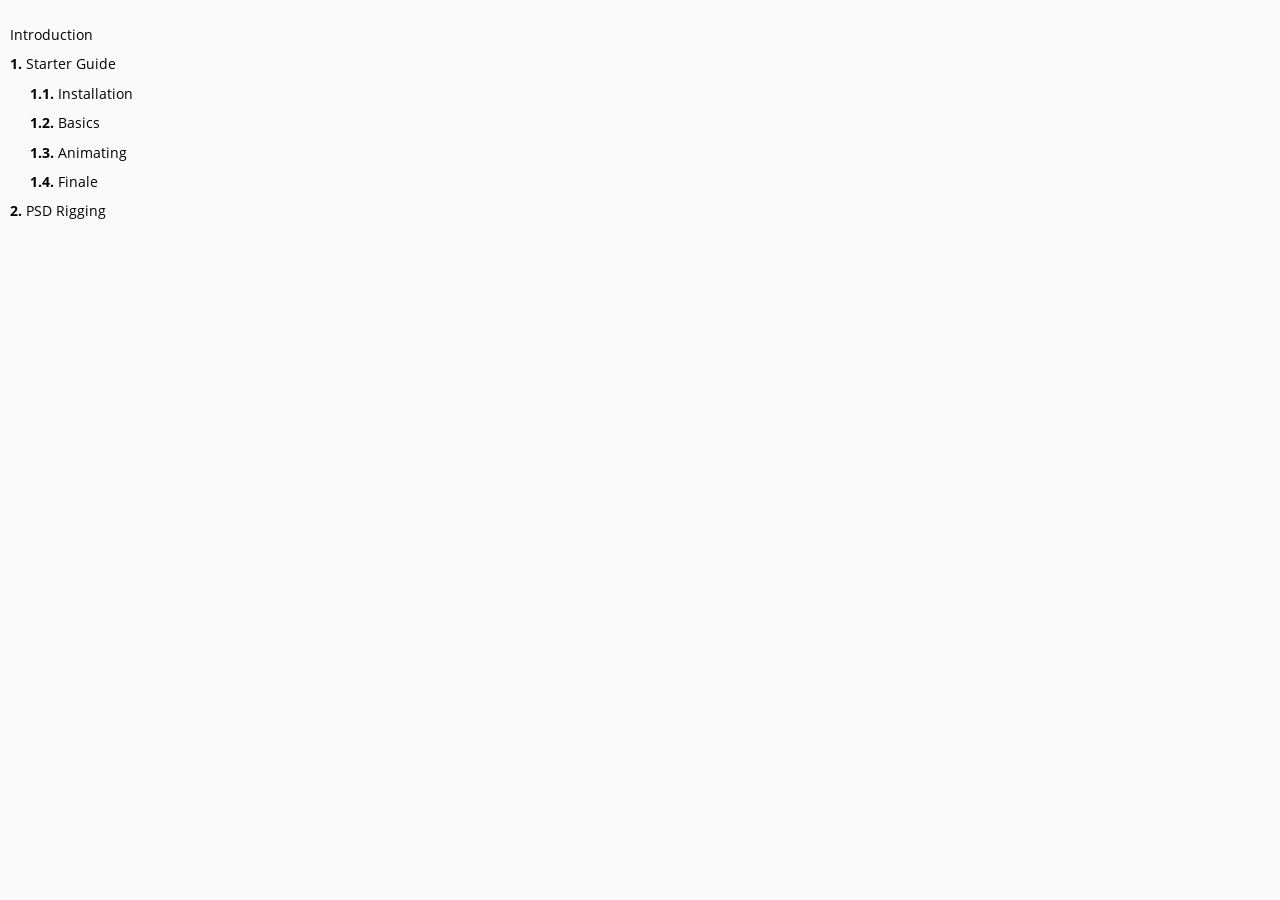
<file: toc.html>
<!DOCTYPE HTML>
<html lang="en" class="light" dir="ltr">
    <head>
        <!-- sidebar iframe generated using mdBook

        This is a frame, and not included directly in the page, to control the total size of the
        book. The TOC contains an entry for each page, so if each page includes a copy of the TOC,
        the total size of the page becomes O(n**2).

        The frame is only used as a fallback when JS is turned off. When it's on, the sidebar is
        instead added to the main page by `toc.js` instead. The JavaScript mode is better
        because, when running in a `file:///` URL, the iframed page would not be Same-Origin as
        the rest of the page, so the sidebar and the main page theme would fall out of sync.
        -->
        <meta charset="UTF-8">
        <meta name="robots" content="noindex">
        <!-- Custom HTML head -->
        <meta name="viewport" content="width=device-width, initial-scale=1">
        <meta name="theme-color" content="#ffffff">
        <link rel="stylesheet" href="css/variables.css">
        <link rel="stylesheet" href="css/general.css">
        <link rel="stylesheet" href="css/chrome.css">
        <link rel="stylesheet" href="css/print.css" media="print">
        <!-- Fonts -->
        <link rel="stylesheet" href="FontAwesome/css/font-awesome.css">
        <link rel="stylesheet" href="fonts/fonts.css">
        <!-- Custom theme stylesheets -->
    </head>
    <body class="sidebar-iframe-inner">
        <ol class="chapter"><li class="chapter-item expanded affix "><a href="introduction.html" target="_parent">Introduction</a></li><li class="chapter-item expanded "><a href="starter_guide/main.html" target="_parent"><strong aria-hidden="true">1.</strong> Starter Guide</a></li><li><ol class="section"><li class="chapter-item expanded "><a href="starter_guide/installation.html" target="_parent"><strong aria-hidden="true">1.1.</strong> Installation</a></li><li class="chapter-item expanded "><a href="starter_guide/basics.html" target="_parent"><strong aria-hidden="true">1.2.</strong> Basics</a></li><li class="chapter-item expanded "><a href="starter_guide/animating.html" target="_parent"><strong aria-hidden="true">1.3.</strong> Animating</a></li><li class="chapter-item expanded "><a href="starter_guide/finale.html" target="_parent"><strong aria-hidden="true">1.4.</strong> Finale</a></li></ol></li><li class="chapter-item expanded "><a href="psd.html" target="_parent"><strong aria-hidden="true">2.</strong> PSD Rigging</a></li></ol>
    </body>
</html>
</file>
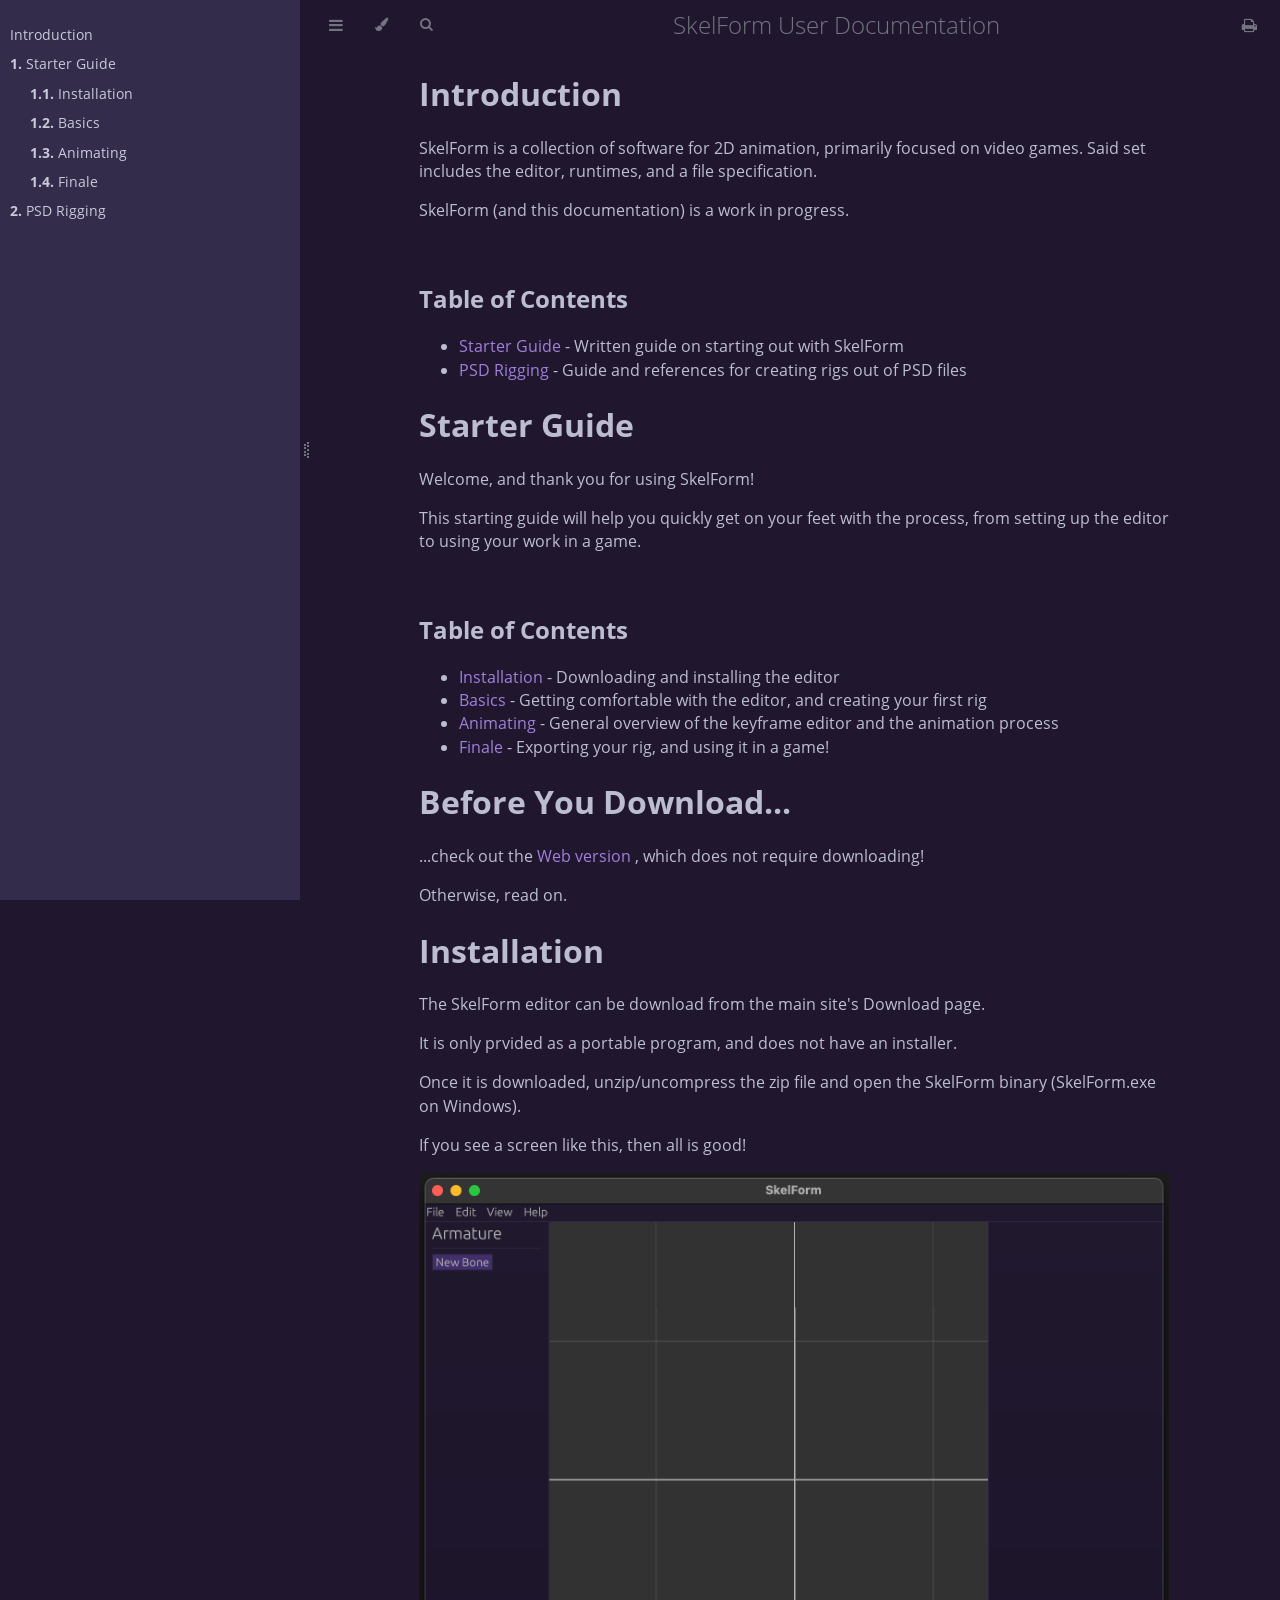
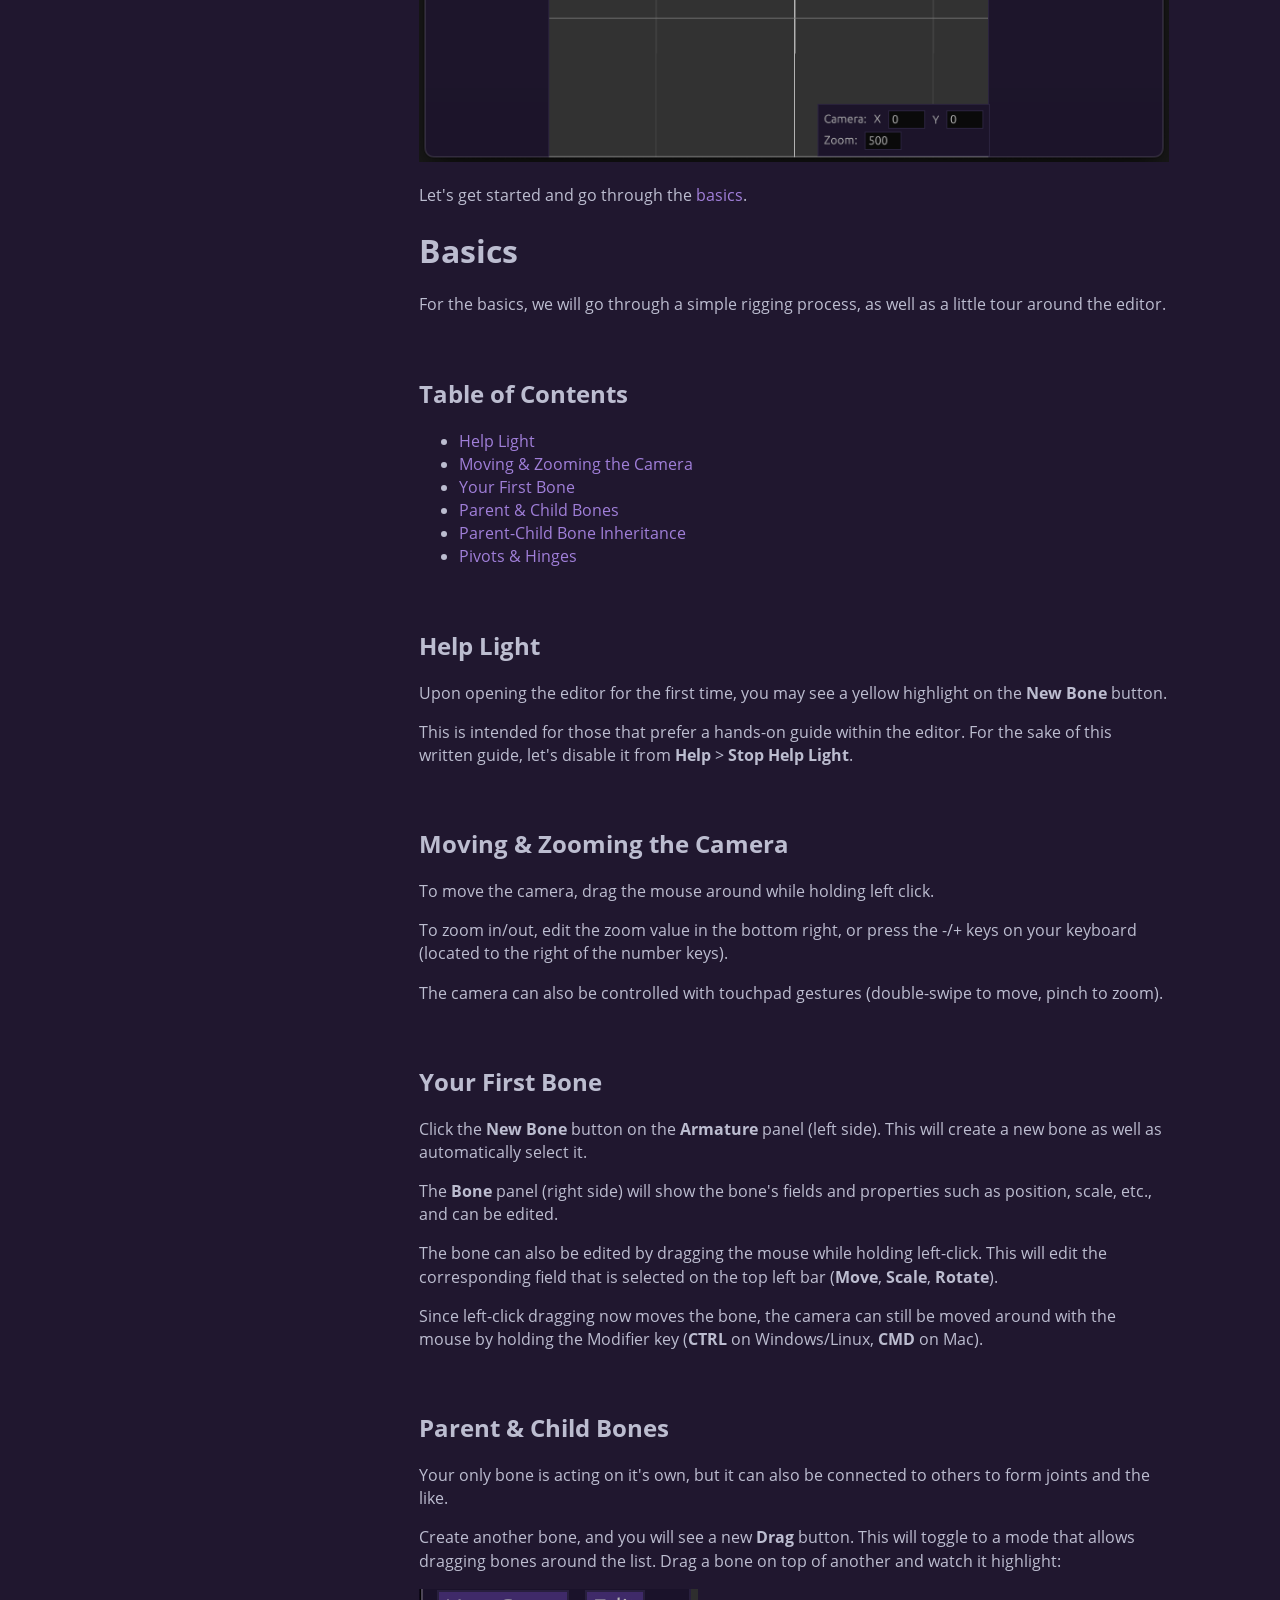
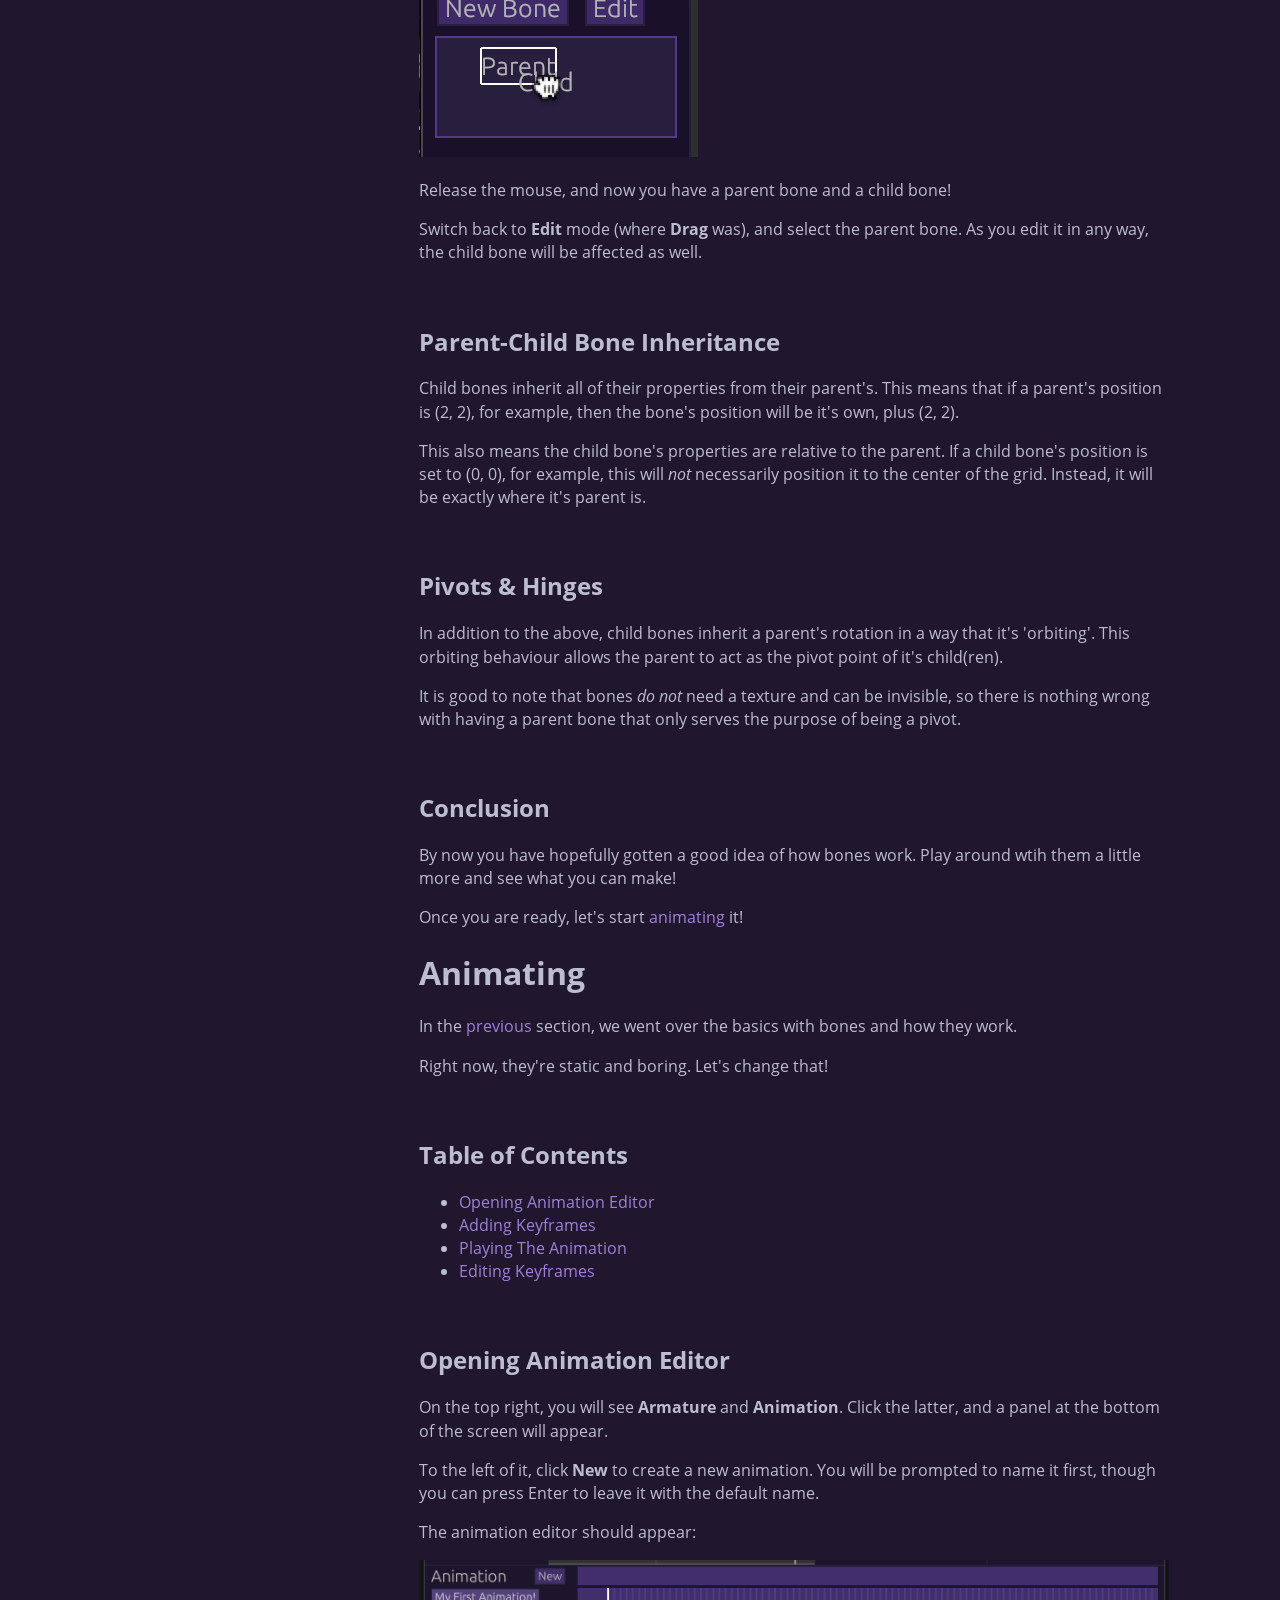
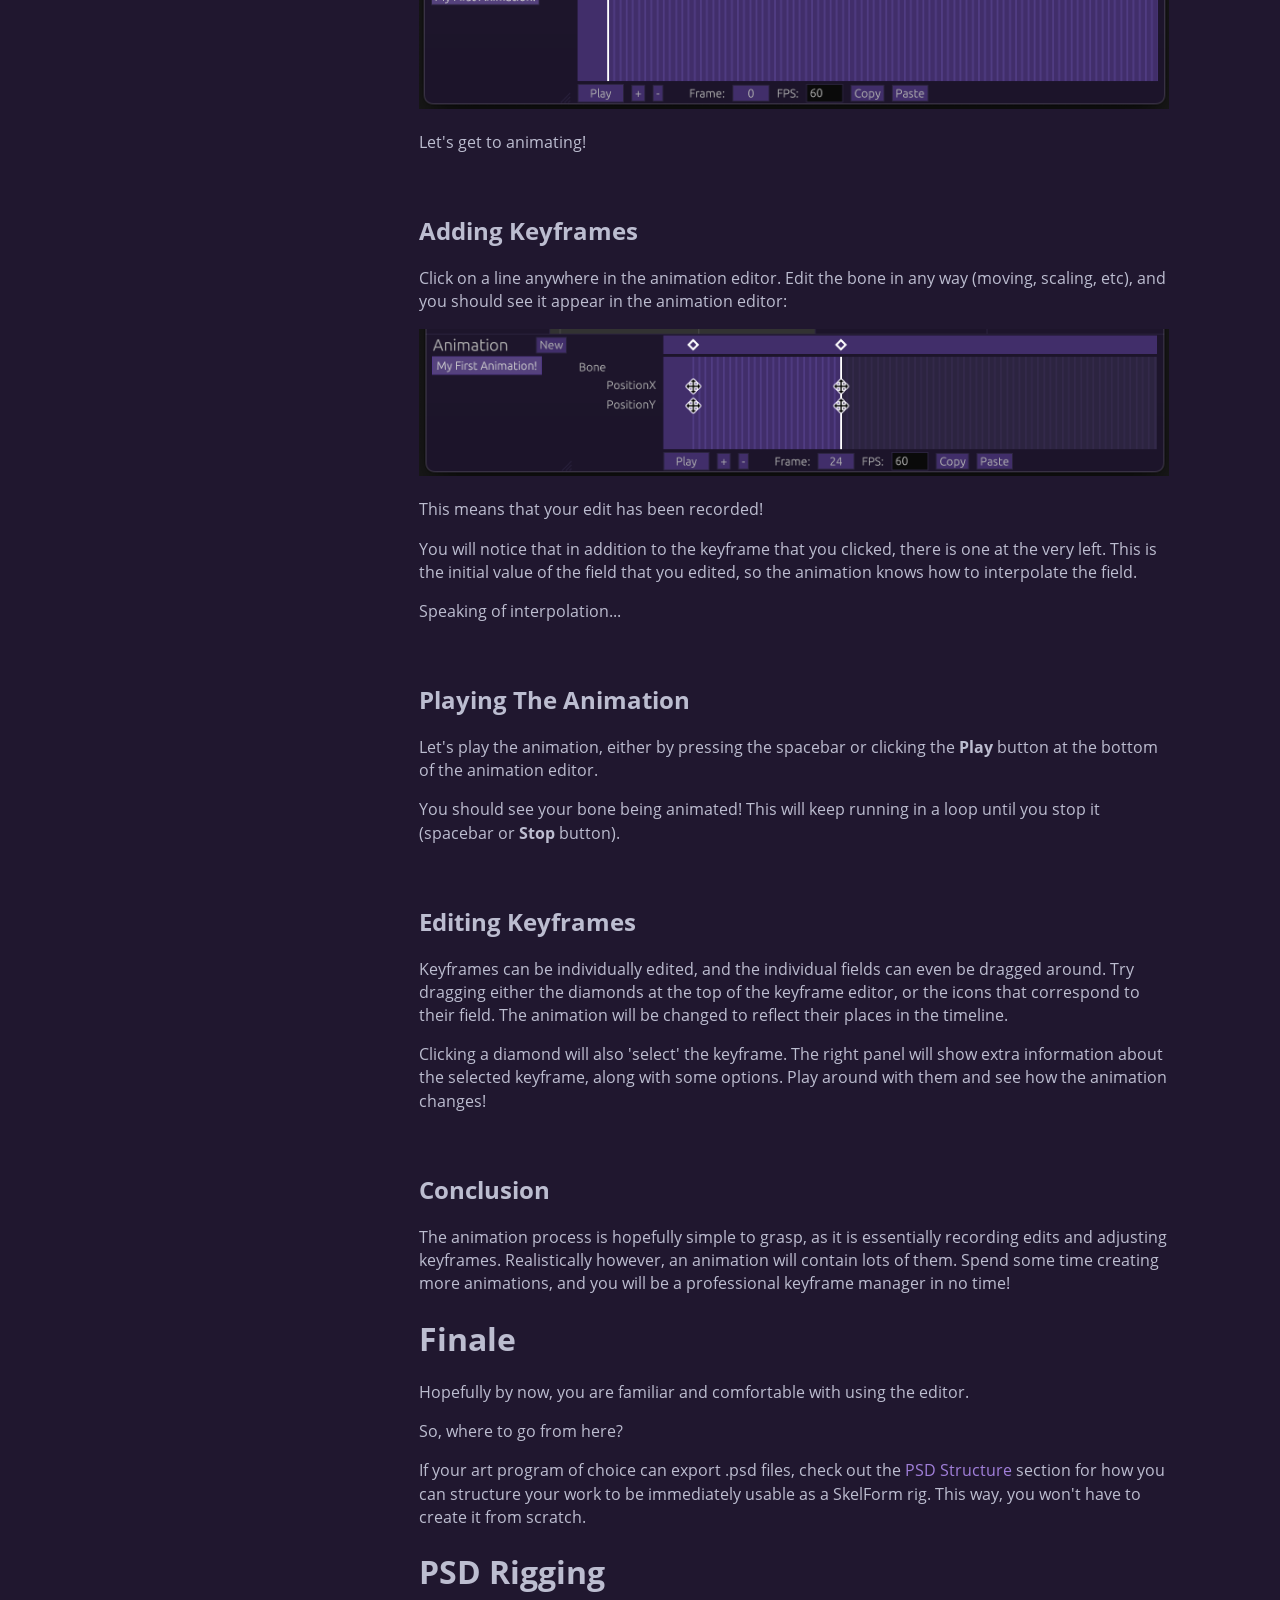
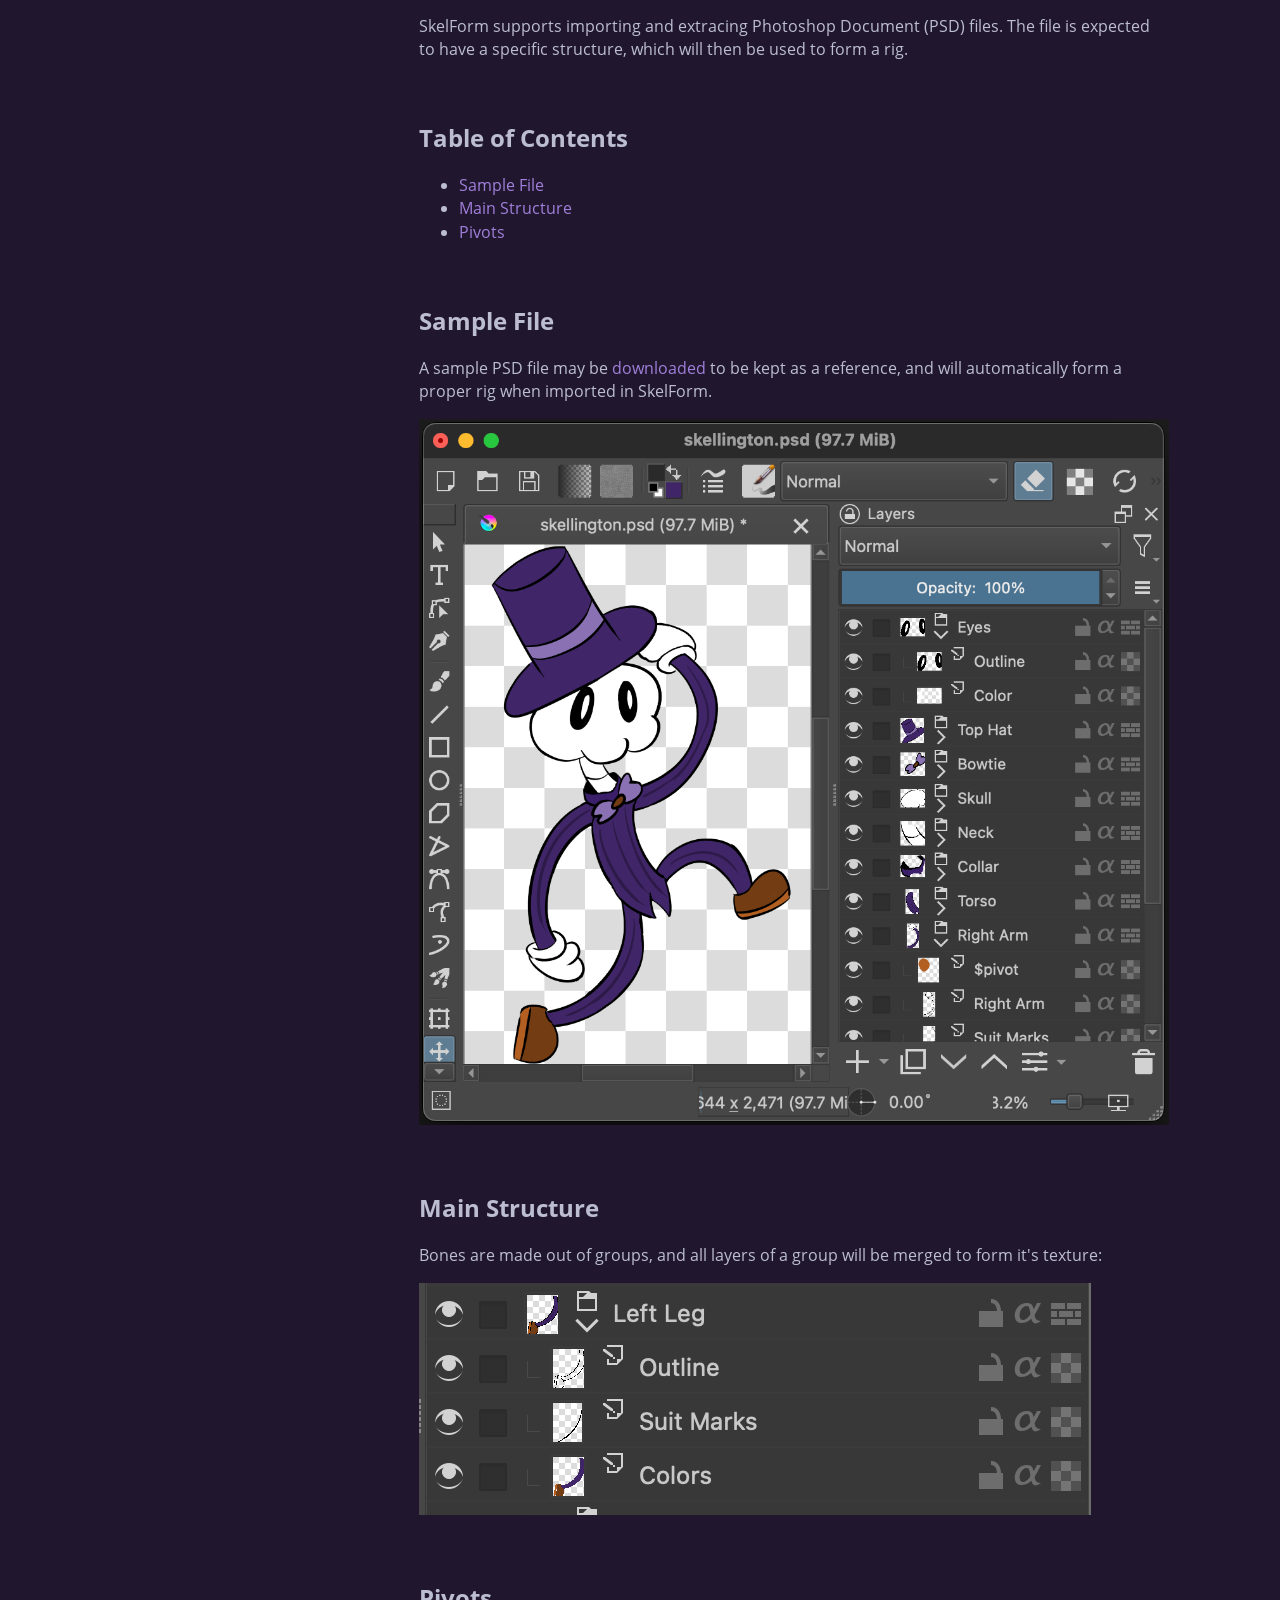
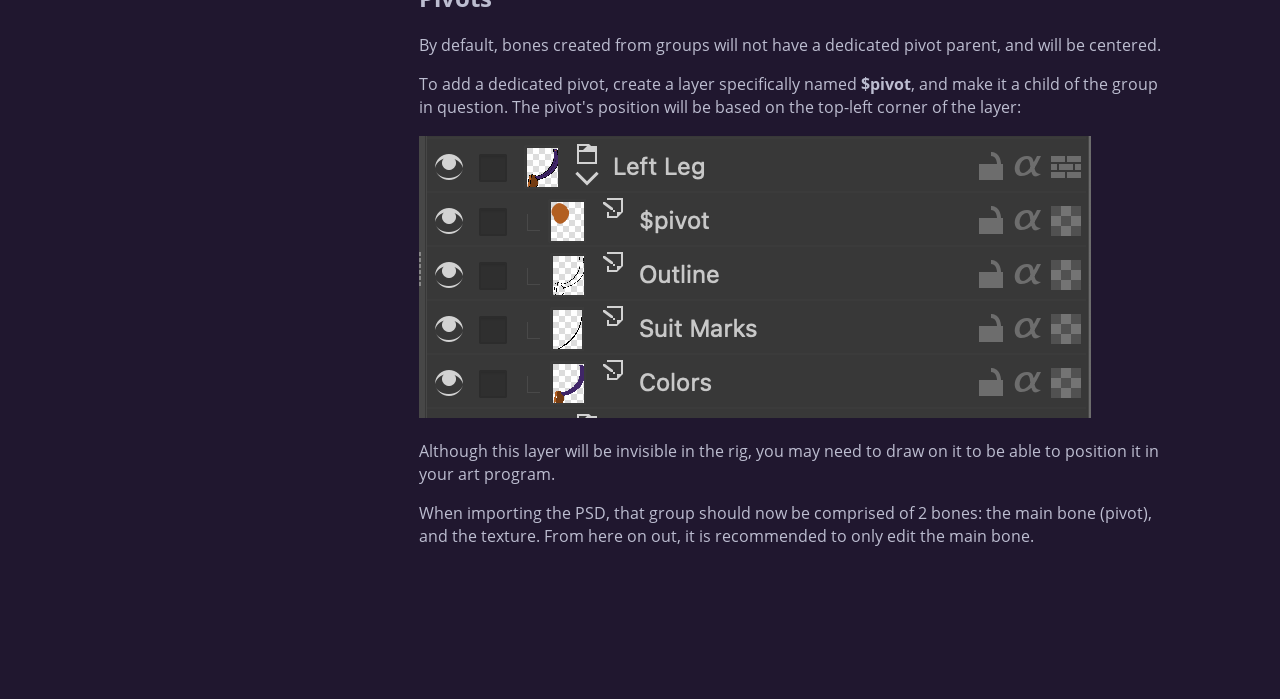
<file: book/print.html>
<!DOCTYPE HTML>
<html lang="en" class="skelform sidebar-visible" dir="ltr">
    <head>
        <!-- Book generated using mdBook -->
        <meta charset="UTF-8">
        <title>SkelForm User Documentation</title>
        <meta name="robots" content="noindex">


        <!-- Custom HTML head -->

        <meta name="description" content="">
        <meta name="viewport" content="width=device-width, initial-scale=1">
        <meta name="theme-color" content="#ffffff">

        <link rel="icon" href="favicon.svg">
        <link rel="shortcut icon" href="favicon.png">
        <link rel="stylesheet" href="css/variables.css">
        <link rel="stylesheet" href="css/general.css">
        <link rel="stylesheet" href="css/chrome.css">
        <link rel="stylesheet" href="css/print.css" media="print">

        <!-- Fonts -->
        <link rel="stylesheet" href="FontAwesome/css/font-awesome.css">
        <link rel="stylesheet" href="fonts/fonts.css">

        <!-- Highlight.js Stylesheets -->
        <link rel="stylesheet" id="highlight-css" href="highlight.css">
        <link rel="stylesheet" id="tomorrow-night-css" href="tomorrow-night.css">
        <link rel="stylesheet" id="ayu-highlight-css" href="ayu-highlight.css">

        <!-- Custom theme stylesheets -->


        <!-- Provide site root and default themes to javascript -->
        <script>
            const path_to_root = "";
            const default_light_theme = "skelform";
            const default_dark_theme = "skelform";
        </script>
        <!-- Start loading toc.js asap -->
        <script src="toc.js"></script>
    </head>
    <body>
    <div id="mdbook-help-container">
        <div id="mdbook-help-popup">
            <h2 class="mdbook-help-title">Keyboard shortcuts</h2>
            <div>
                <p>Press <kbd>←</kbd> or <kbd>→</kbd> to navigate between chapters</p>
                <p>Press <kbd>S</kbd> or <kbd>/</kbd> to search in the book</p>
                <p>Press <kbd>?</kbd> to show this help</p>
                <p>Press <kbd>Esc</kbd> to hide this help</p>
            </div>
        </div>
    </div>
    <div id="body-container">
        <!-- Work around some values being stored in localStorage wrapped in quotes -->
        <script>
            try {
                let theme = localStorage.getItem('mdbook-theme');
                let sidebar = localStorage.getItem('mdbook-sidebar');

                if (theme.startsWith('"') && theme.endsWith('"')) {
                    localStorage.setItem('mdbook-theme', theme.slice(1, theme.length - 1));
                }

                if (sidebar.startsWith('"') && sidebar.endsWith('"')) {
                    localStorage.setItem('mdbook-sidebar', sidebar.slice(1, sidebar.length - 1));
                }
            } catch (e) { }
        </script>

        <!-- Set the theme before any content is loaded, prevents flash -->
        <script>
            const default_theme = window.matchMedia("(prefers-color-scheme: dark)").matches ? default_dark_theme : default_light_theme;
            let theme;
            try { theme = localStorage.getItem('mdbook-theme'); } catch(e) { }
            if (theme === null || theme === undefined) { theme = default_theme; }
            const html = document.documentElement;
            html.classList.remove('skelform')
            html.classList.add(theme);
            html.classList.add("js");
        </script>

        <input type="checkbox" id="sidebar-toggle-anchor" class="hidden">

        <!-- Hide / unhide sidebar before it is displayed -->
        <script>
            let sidebar = null;
            const sidebar_toggle = document.getElementById("sidebar-toggle-anchor");
            if (document.body.clientWidth >= 1080) {
                try { sidebar = localStorage.getItem('mdbook-sidebar'); } catch(e) { }
                sidebar = sidebar || 'visible';
            } else {
                sidebar = 'hidden';
            }
            sidebar_toggle.checked = sidebar === 'visible';
            html.classList.remove('sidebar-visible');
            html.classList.add("sidebar-" + sidebar);
        </script>

        <nav id="sidebar" class="sidebar" aria-label="Table of contents">
            <!-- populated by js -->
            <mdbook-sidebar-scrollbox class="sidebar-scrollbox"></mdbook-sidebar-scrollbox>
            <noscript>
                <iframe class="sidebar-iframe-outer" src="toc.html"></iframe>
            </noscript>
            <div id="sidebar-resize-handle" class="sidebar-resize-handle">
                <div class="sidebar-resize-indicator"></div>
            </div>
        </nav>

        <div id="page-wrapper" class="page-wrapper">

            <div class="page">
                <div id="menu-bar-hover-placeholder"></div>
                <div id="menu-bar" class="menu-bar sticky">
                    <div class="left-buttons">
                        <label id="sidebar-toggle" class="icon-button" for="sidebar-toggle-anchor" title="Toggle Table of Contents" aria-label="Toggle Table of Contents" aria-controls="sidebar">
                            <i class="fa fa-bars"></i>
                        </label>
                        <button id="theme-toggle" class="icon-button" type="button" title="Change theme" aria-label="Change theme" aria-haspopup="true" aria-expanded="false" aria-controls="theme-list">
                            <i class="fa fa-paint-brush"></i>
                        </button>
                        <ul id="theme-list" class="theme-popup" aria-label="Themes" role="menu">
                            <li role="none"><button role="menuitem" class="theme" id="default_theme">Auto</button></li>
                            <li role="none"><button role="menuitem" class="theme" id="light">Light</button></li>
                            <li role="none"><button role="menuitem" class="theme" id="rust">Rust</button></li>
                            <li role="none"><button role="menuitem" class="theme" id="coal">Coal</button></li>
                            <li role="none"><button role="menuitem" class="theme" id="navy">Navy</button></li>
                            <li role="none"><button role="menuitem" class="theme" id="ayu">Ayu</button></li>
                            <li role="none"><button role="menuitem" class="theme" id="skelform">SkelForm</button></li>
                        </ul>
                        <button id="search-toggle" class="icon-button" type="button" title="Search (`/`)" aria-label="Toggle Searchbar" aria-expanded="false" aria-keyshortcuts="/ s" aria-controls="searchbar">
                            <i class="fa fa-search"></i>
                        </button>
                    </div>

                    <h1 class="menu-title">SkelForm User Documentation</h1>

                    <div class="right-buttons">
                        <a href="print.html" title="Print this book" aria-label="Print this book">
                            <i id="print-button" class="fa fa-print"></i>
                        </a>

                    </div>
                </div>

                <div id="search-wrapper" class="hidden">
                    <form id="searchbar-outer" class="searchbar-outer">
                        <input type="search" id="searchbar" name="searchbar" placeholder="Search this book ..." aria-controls="searchresults-outer" aria-describedby="searchresults-header">
                    </form>
                    <div id="searchresults-outer" class="searchresults-outer hidden">
                        <div id="searchresults-header" class="searchresults-header"></div>
                        <ul id="searchresults">
                        </ul>
                    </div>
                </div>

                <!-- Apply ARIA attributes after the sidebar and the sidebar toggle button are added to the DOM -->
                <script>
                    document.getElementById('sidebar-toggle').setAttribute('aria-expanded', sidebar === 'visible');
                    document.getElementById('sidebar').setAttribute('aria-hidden', sidebar !== 'visible');
                    Array.from(document.querySelectorAll('#sidebar a')).forEach(function(link) {
                        link.setAttribute('tabIndex', sidebar === 'visible' ? 0 : -1);
                    });
                </script>

                <div id="content" class="content">
                    <main>
                        <h1 id="introduction"><a class="header" href="#introduction">Introduction</a></h1>
<p>SkelForm is a collection of software for 2D animation, primarily focused on video
games. Said set includes the editor, runtimes, and a file specification.</p>
<p>SkelForm (and this documentation) is a work in progress.</p>
<h2 id="table-of-contents"><a class="header" href="#table-of-contents">Table of Contents</a></h2>
<ul>
<li><a href="/starter_guide/main.html">Starter Guide</a> - Written guide on starting out
with SkelForm</li>
<li><a href="./psd.html">PSD Rigging</a> - Guide and references for creating rigs out of PSD files</li>
</ul>
<div style="break-before: page; page-break-before: always;"></div><h1 id="starter-guide"><a class="header" href="#starter-guide">Starter Guide</a></h1>
<p>Welcome, and thank you for using SkelForm!</p>
<p>This starting guide will help you quickly get on your feet with the process, from setting up the editor to using your work in a game.</p>
<h2 id="table-of-contents-1"><a class="header" href="#table-of-contents-1">Table of Contents</a></h2>
<ul>
<li><a href="starter_guide/./installation.html">Installation</a> - Downloading and installing the editor</li>
<li><a href="starter_guide/./basics.html">Basics</a> - Getting comfortable with the editor, and creating your first rig</li>
<li><a href="starter_guide/./animating.html">Animating</a> - General overview of the keyframe editor and the animation process</li>
<li><a href="starter_guide/./finale.html">Finale</a> - Exporting your rig, and using it in a game!</li>
</ul>
<div style="break-before: page; page-break-before: always;"></div><h1 id="before-you-download"><a class="header" href="#before-you-download">Before You Download...</a></h1>
<p>...check out the
<a href="https://retropaint.github.io/skelform_web/" target="_blank">Web
version</a> , which does not require downloading!</p>
<p>Otherwise, read on.</p>
<h1 id="installation"><a class="header" href="#installation">Installation</a></h1>
<p>The SkelForm editor can be download from the main site's Download page.</p>
<p>It is only prvided as a portable program, and does not have an installer.</p>
<p>Once it is downloaded, unzip/uncompress the zip file and open the SkelForm
binary (SkelForm.exe on Windows).</p>
<p>If you see a screen like this, then all is good!</p>
<p><img src="starter_guide/start_screen.png" alt="start_screen" /></p>
<p>Let's get started and go through the <a href="starter_guide/./basics.html">basics</a>.</p>
<div style="break-before: page; page-break-before: always;"></div><h1 id="basics"><a class="header" href="#basics">Basics</a></h1>
<p>For the basics, we will go through a simple rigging process, as well as a little
tour around the editor.</p>
<h2 id="table-of-contents-2"><a class="header" href="#table-of-contents-2">Table of Contents</a></h2>
<ul>
<li><a href="starter_guide/basics.html#help-light">Help Light</a></li>
<li><a href="starter_guide/basics.html#moving--zooming-the-camera">Moving &amp; Zooming the Camera</a></li>
<li><a href="starter_guide/basics.html#your-first-bone">Your First Bone</a></li>
<li><a href="starter_guide/basics.html#parent--child-bones">Parent &amp; Child Bones</a></li>
<li><a href="starter_guide/basics.html#parent-child-bone-inheritance">Parent-Child Bone Inheritance</a></li>
<li><a href="starter_guide/basics.html#pivots--hinges">Pivots &amp; Hinges</a></li>
</ul>
<h2 id="help-light"><a class="header" href="#help-light">Help Light</a></h2>
<p>Upon opening the editor for the first time, you may see a yellow highlight on
the <strong>New Bone</strong> button.</p>
<p>This is intended for those that prefer a hands-on guide within the editor. For
the sake of this written guide, let's disable it from
<strong>Help</strong> &gt; <strong>Stop Help Light</strong>.</p>
<h2 id="moving--zooming-the-camera"><a class="header" href="#moving--zooming-the-camera">Moving &amp; Zooming the Camera</a></h2>
<p>To move the camera, drag the mouse around while holding left click.</p>
<p>To zoom in/out, edit the zoom value in the bottom right, or press the -/+ keys
on your keyboard (located to the right of the number keys).</p>
<p>The camera can also be controlled with touchpad gestures (double-swipe to move,
pinch to zoom).</p>
<h2 id="your-first-bone"><a class="header" href="#your-first-bone">Your First Bone</a></h2>
<p>Click the <strong>New Bone</strong> button on the <strong>Armature</strong>
panel (left side). This will create a new bone as well as automatically select
it.</p>
<p>The <strong>Bone</strong> panel (right side) will show the bone's fields and
properties such as position, scale, etc., and can be edited.</p>
<p>The bone can also be edited by dragging the mouse while holding left-click. This
will edit the corresponding field that is selected on the top left bar
(<strong>Move</strong>, <strong>Scale</strong>, <strong>Rotate</strong>).</p>
<p>Since left-click dragging now moves the bone, the camera can still be moved
around with the mouse by holding the Modifier key (<strong>CTRL</strong> on
Windows/Linux, <strong>CMD</strong> on Mac).</p>
<h2 id="parent--child-bones"><a class="header" href="#parent--child-bones">Parent &amp; Child Bones</a></h2>
<p>Your only bone is acting on it's own, but it can also be connected to others to
form joints and the like.</p>
<p>Create another bone, and you will see a new <strong>Drag</strong> button. This
will toggle to a mode that allows dragging bones around the list. Drag a bone on
top of another and watch it highlight:</p>
<p><img src="starter_guide/highlight_bone.png" alt="highlight_bone" /></p>
<p>Release the mouse, and now you have a parent bone and a child bone!</p>
<p>Switch back to <strong>Edit</strong> mode (where <strong>Drag</strong> was), and
select the parent bone. As you edit it in any way, the child bone will be
affected as well.</p>
<h2 id="parent-child-bone-inheritance"><a class="header" href="#parent-child-bone-inheritance">Parent-Child Bone Inheritance</a></h2>
<p>Child bones inherit all of their properties from their parent's. This means that
if a parent's position is (2, 2), for example, then the bone's position will be
it's own, plus (2, 2).</p>
<p>This also means the child bone's properties are relative to the parent. If a
child bone's position is set to (0, 0), for example, this will
<em>not</em> necessarily position it to the center of the grid. Instead, it will
be exactly where it's parent is.</p>
<h2 id="pivots--hinges"><a class="header" href="#pivots--hinges">Pivots &amp; Hinges</a></h2>
<p>In addition to the above, child bones inherit a parent's rotation in a way that
it's 'orbiting'. This orbiting behaviour allows the parent to act as the pivot
point of it's child(ren).</p>
<p>It is good to note that bones <em>do not</em> need a texture and can be
invisible, so there is nothing wrong with having a parent bone that only serves
the purpose of being a pivot.</p>
<h2 id="conclusion"><a class="header" href="#conclusion">Conclusion</a></h2>
<p>By now you have hopefully gotten a good idea of how bones work. Play around wtih
them a little more and see what you can make!</p>
<p>Once you are ready, let's start <a href="starter_guide/./animating.html">animating</a> it!</p>
<div style="break-before: page; page-break-before: always;"></div><h1 id="animating"><a class="header" href="#animating">Animating</a></h1>
<p>In the <a href="starter_guide/./basics.html">previous</a> section, we went over the basics with bones and
how they work.</p>
<p>Right now, they're static and boring. Let's change that!</p>
<h2 id="table-of-contents-3"><a class="header" href="#table-of-contents-3">Table of Contents</a></h2>
<ul>
<li><a href="starter_guide/animating.html#opening-animation-editor">Opening Animation Editor</a></li>
<li><a href="starter_guide/animating.html#adding-keyframes">Adding Keyframes</a></li>
<li><a href="starter_guide/animating.html#playing-the-animation">Playing The Animation</a></li>
<li><a href="starter_guide/animating.html#editing-keyframes">Editing Keyframes</a></li>
</ul>
<h2 id="opening-animation-editor"><a class="header" href="#opening-animation-editor">Opening Animation Editor</a></h2>
<p>On the top right, you will see <strong>Armature</strong> and
<strong>Animation</strong>. Click the latter, and a panel at the bottom of the
screen will appear.</p>
<p>To the left of it, click <strong>New</strong> to create a new animation. You
will be prompted to name it first, though you can press Enter to leave it with
the default name.</p>
<p>The animation editor should appear:</p>
<p><img src="starter_guide/keyframe_editor.png" alt="keyframe_editor" /></p>
<p>Let's get to animating!</p>
<h2 id="adding-keyframes"><a class="header" href="#adding-keyframes">Adding Keyframes</a></h2>
<p>Click on a line anywhere in the animation editor. Edit the bone in any way
(moving, scaling, etc), and you should see it appear in the animation editor:</p>
<p><img src="starter_guide/keyframe_editor_edit.png" alt="keyframe_editor_edit" /></p>
<p>This means that your edit has been recorded!</p>
<p>You will notice that in addition to the keyframe that you clicked, there is one
at the very left. This is the initial value of the field that you edited, so the
animation knows how to interpolate the field.</p>
<p>Speaking of interpolation...</p>
<h2 id="playing-the-animation"><a class="header" href="#playing-the-animation">Playing The Animation</a></h2>
<p>Let's play the animation, either by pressing the spacebar or clicking the
<strong>Play</strong> button at the bottom of the animation editor.</p>
<p>You should see your bone being animated! This will keep running in a loop until
you stop it (spacebar or <strong>Stop</strong> button).</p>
<h2 id="editing-keyframes"><a class="header" href="#editing-keyframes">Editing Keyframes</a></h2>
<p>Keyframes can be individually edited, and the individual fields can even be
dragged around. Try dragging either the diamonds at the top of the keyframe
editor, or the icons that correspond to their field. The animation will be
changed to reflect their places in the timeline.</p>
<p>Clicking a diamond will also 'select' the keyframe. The right panel will show
extra information about the selected keyframe, along with some options. Play
around with them and see how the animation changes!</p>
<h2 id="conclusion-1"><a class="header" href="#conclusion-1">Conclusion</a></h2>
<p>The animation process is hopefully simple to grasp, as it is essentially
recording edits and adjusting keyframes. Realistically however, an animation
will contain lots of them. Spend some time creating more animations, and you
will be a professional keyframe manager in no time!</p>
<div style="break-before: page; page-break-before: always;"></div><h1 id="finale"><a class="header" href="#finale">Finale</a></h1>
<p>Hopefully by now, you are familiar and comfortable with using the editor.</p>
<p>So, where to go from here?</p>
<p>If your art program of choice can export .psd files, check out the <a href="starter_guide//psd.html">PSD Structure</a>
section for how you can structure your work to be immediately usable as a
SkelForm rig. This way, you won't have to create it from scratch.</p>
<div style="break-before: page; page-break-before: always;"></div><h1 id="psd-rigging"><a class="header" href="#psd-rigging">PSD Rigging</a></h1>
<p>SkelForm supports importing and extracing Photoshop Document (PSD) files. The
file is expected to have a specific structure, which will then be used to form a
rig.</p>
<h2 id="table-of-contents-4"><a class="header" href="#table-of-contents-4">Table of Contents</a></h2>
<ul>
<li><a href="psd.html#sample-file">Sample File</a></li>
<li><a href="psd.html#main-structure">Main Structure</a></li>
<li><a href="psd.html#pivots">Pivots</a></li>
</ul>
<h2 id="sample-file"><a class="header" href="#sample-file">Sample File</a></h2>
<p>A sample PSD file may be
<a href="https://github.com/Retropaint/SkelForm/blob/master/skellington.psd?raw=true">downloaded</a>
to be kept as a reference, and will automatically form a proper rig when
imported in SkelForm.</p>
<p><img src="sample_psd.png" alt="sample_psd" /></p>
<h2 id="main-structure"><a class="header" href="#main-structure">Main Structure</a></h2>
<p>Bones are made out of groups, and all layers of a group will be merged to form
it's texture:</p>
<p><img src="group.png" alt="group" /></p>
<h2 id="pivots"><a class="header" href="#pivots">Pivots</a></h2>
<p>By default, bones created from groups will not have a dedicated pivot parent,
and will be centered.</p>
<p>To add a dedicated pivot, create a layer specifically named
<strong>$pivot</strong>, and make it a child of the group in question. The
pivot's position will be based on the top-left corner of the layer:</p>
<p><img src="pivot.png" alt="pivot" /></p>
<p>Although this layer will be invisible in the rig, you may need to draw on it to
be able to position it in your art program.</p>
<p>When importing the PSD, that group should now be comprised of 2 bones: the main
bone (pivot), and the texture. From here on out, it is recommended to only edit
the main bone.</p>

                    </main>

                    <nav class="nav-wrapper" aria-label="Page navigation">
                        <!-- Mobile navigation buttons -->


                        <div style="clear: both"></div>
                    </nav>
                </div>
            </div>

            <nav class="nav-wide-wrapper" aria-label="Page navigation">

            </nav>

        </div>




        <script>
            window.playground_copyable = true;
        </script>


        <script src="elasticlunr.min.js"></script>
        <script src="mark.min.js"></script>
        <script src="searcher.js"></script>

        <script src="clipboard.min.js"></script>
        <script src="highlight.js"></script>
        <script src="book.js"></script>

        <!-- Custom JS scripts -->

        <script>
        window.addEventListener('load', function() {
            window.setTimeout(window.print, 100);
        });
        </script>

    </div>
    </body>
</html>
</file>
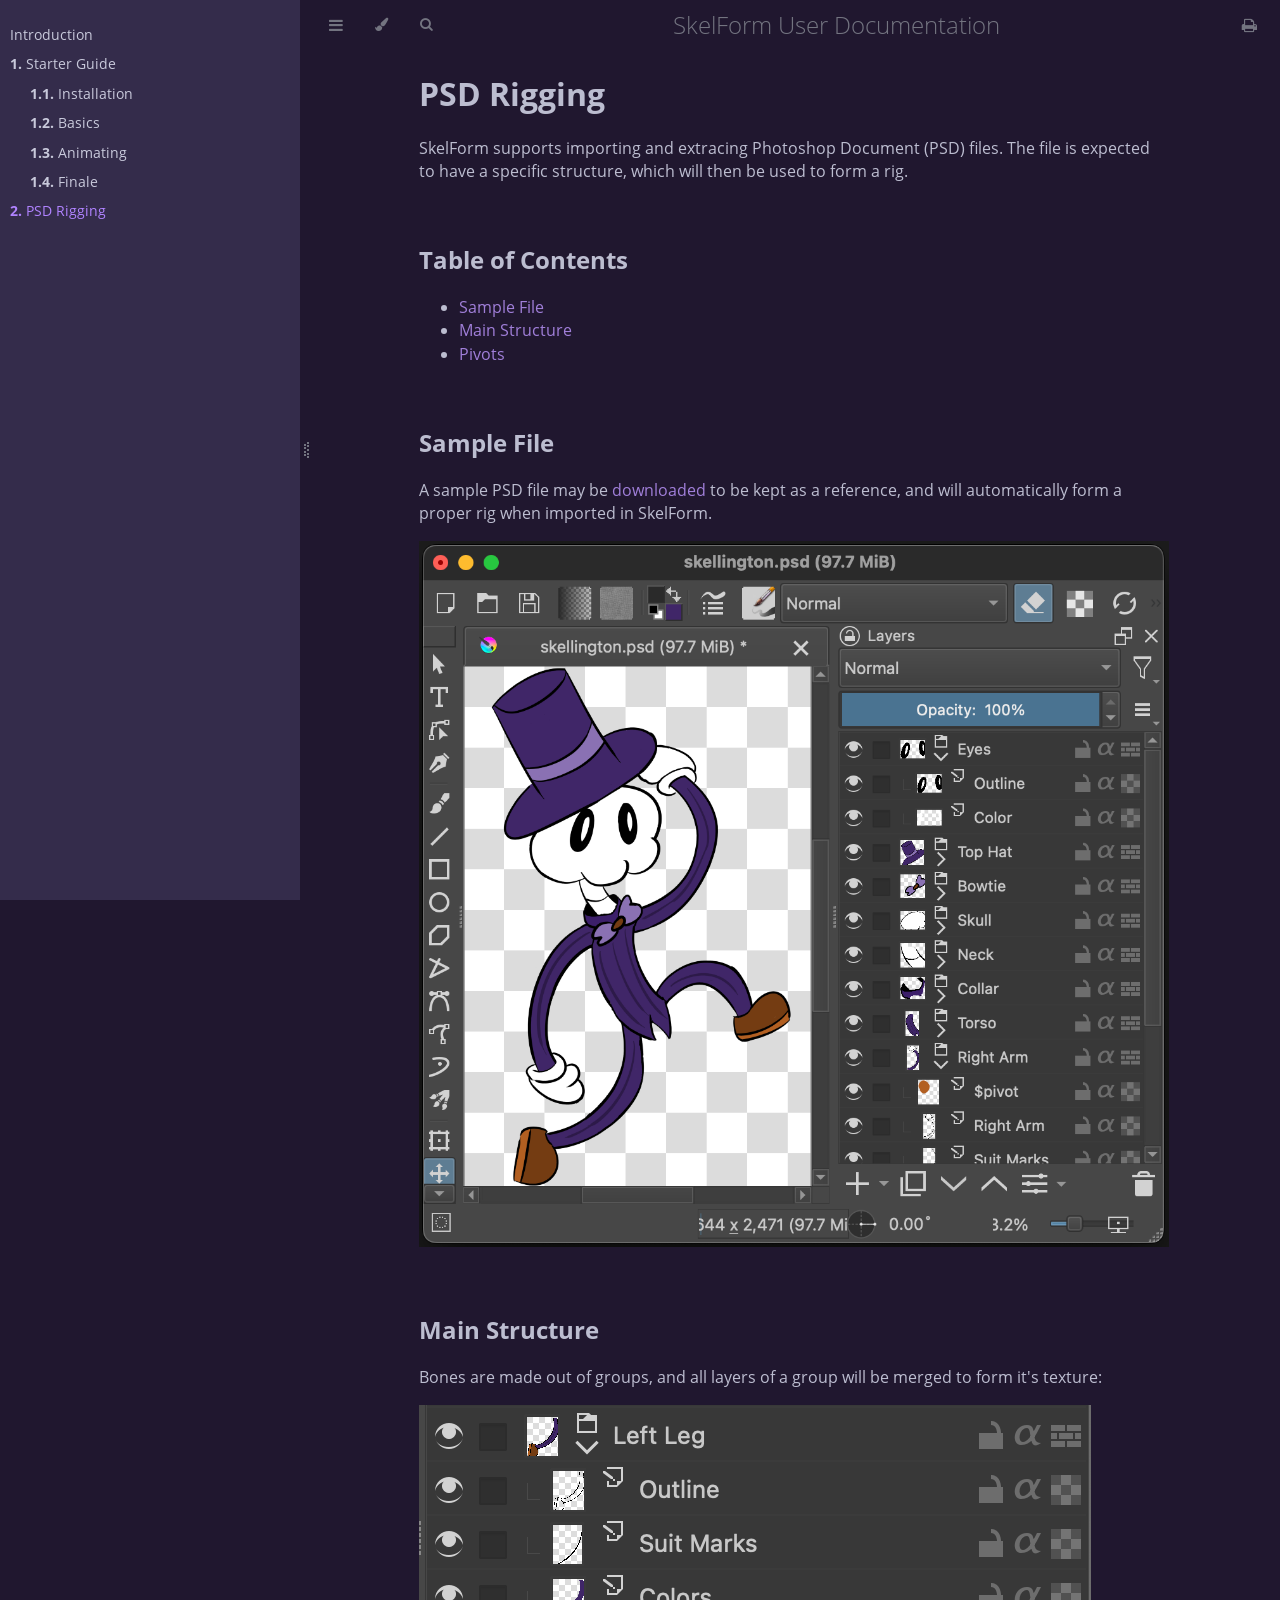
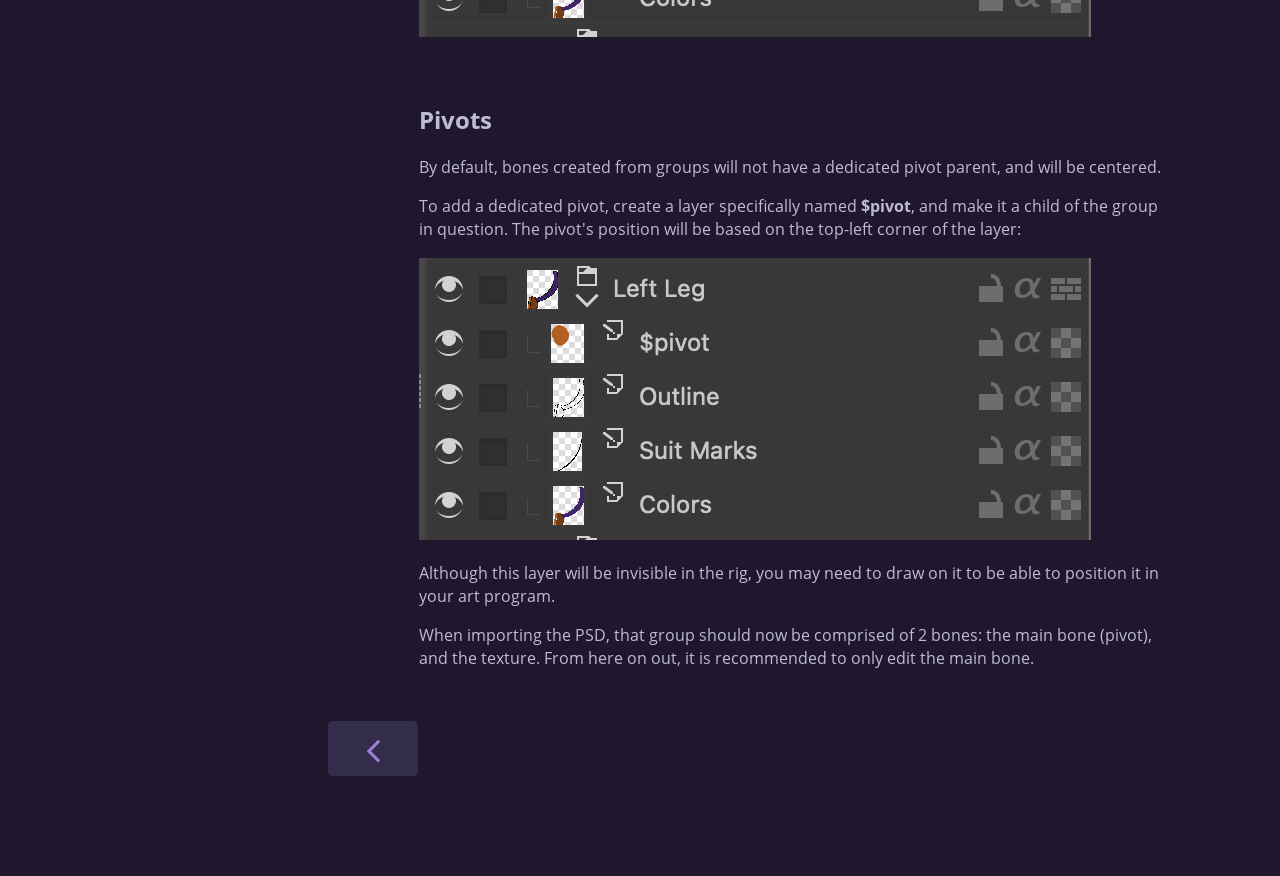
<file: book/psd.html>
<!DOCTYPE HTML>
<html lang="en" class="skelform sidebar-visible" dir="ltr">
    <head>
        <!-- Book generated using mdBook -->
        <meta charset="UTF-8">
        <title>PSD Rigging - SkelForm User Documentation</title>


        <!-- Custom HTML head -->

        <meta name="description" content="">
        <meta name="viewport" content="width=device-width, initial-scale=1">
        <meta name="theme-color" content="#ffffff">

        <link rel="icon" href="favicon.svg">
        <link rel="shortcut icon" href="favicon.png">
        <link rel="stylesheet" href="css/variables.css">
        <link rel="stylesheet" href="css/general.css">
        <link rel="stylesheet" href="css/chrome.css">
        <link rel="stylesheet" href="css/print.css" media="print">

        <!-- Fonts -->
        <link rel="stylesheet" href="FontAwesome/css/font-awesome.css">
        <link rel="stylesheet" href="fonts/fonts.css">

        <!-- Highlight.js Stylesheets -->
        <link rel="stylesheet" id="highlight-css" href="highlight.css">
        <link rel="stylesheet" id="tomorrow-night-css" href="tomorrow-night.css">
        <link rel="stylesheet" id="ayu-highlight-css" href="ayu-highlight.css">

        <!-- Custom theme stylesheets -->


        <!-- Provide site root and default themes to javascript -->
        <script>
            const path_to_root = "";
            const default_light_theme = "skelform";
            const default_dark_theme = "skelform";
        </script>
        <!-- Start loading toc.js asap -->
        <script src="toc.js"></script>
    </head>
    <body>
    <div id="mdbook-help-container">
        <div id="mdbook-help-popup">
            <h2 class="mdbook-help-title">Keyboard shortcuts</h2>
            <div>
                <p>Press <kbd>←</kbd> or <kbd>→</kbd> to navigate between chapters</p>
                <p>Press <kbd>S</kbd> or <kbd>/</kbd> to search in the book</p>
                <p>Press <kbd>?</kbd> to show this help</p>
                <p>Press <kbd>Esc</kbd> to hide this help</p>
            </div>
        </div>
    </div>
    <div id="body-container">
        <!-- Work around some values being stored in localStorage wrapped in quotes -->
        <script>
            try {
                let theme = localStorage.getItem('mdbook-theme');
                let sidebar = localStorage.getItem('mdbook-sidebar');

                if (theme.startsWith('"') && theme.endsWith('"')) {
                    localStorage.setItem('mdbook-theme', theme.slice(1, theme.length - 1));
                }

                if (sidebar.startsWith('"') && sidebar.endsWith('"')) {
                    localStorage.setItem('mdbook-sidebar', sidebar.slice(1, sidebar.length - 1));
                }
            } catch (e) { }
        </script>

        <!-- Set the theme before any content is loaded, prevents flash -->
        <script>
            const default_theme = window.matchMedia("(prefers-color-scheme: dark)").matches ? default_dark_theme : default_light_theme;
            let theme;
            try { theme = localStorage.getItem('mdbook-theme'); } catch(e) { }
            if (theme === null || theme === undefined) { theme = default_theme; }
            const html = document.documentElement;
            html.classList.remove('skelform')
            html.classList.add(theme);
            html.classList.add("js");
        </script>

        <input type="checkbox" id="sidebar-toggle-anchor" class="hidden">

        <!-- Hide / unhide sidebar before it is displayed -->
        <script>
            let sidebar = null;
            const sidebar_toggle = document.getElementById("sidebar-toggle-anchor");
            if (document.body.clientWidth >= 1080) {
                try { sidebar = localStorage.getItem('mdbook-sidebar'); } catch(e) { }
                sidebar = sidebar || 'visible';
            } else {
                sidebar = 'hidden';
            }
            sidebar_toggle.checked = sidebar === 'visible';
            html.classList.remove('sidebar-visible');
            html.classList.add("sidebar-" + sidebar);
        </script>

        <nav id="sidebar" class="sidebar" aria-label="Table of contents">
            <!-- populated by js -->
            <mdbook-sidebar-scrollbox class="sidebar-scrollbox"></mdbook-sidebar-scrollbox>
            <noscript>
                <iframe class="sidebar-iframe-outer" src="toc.html"></iframe>
            </noscript>
            <div id="sidebar-resize-handle" class="sidebar-resize-handle">
                <div class="sidebar-resize-indicator"></div>
            </div>
        </nav>

        <div id="page-wrapper" class="page-wrapper">

            <div class="page">
                <div id="menu-bar-hover-placeholder"></div>
                <div id="menu-bar" class="menu-bar sticky">
                    <div class="left-buttons">
                        <label id="sidebar-toggle" class="icon-button" for="sidebar-toggle-anchor" title="Toggle Table of Contents" aria-label="Toggle Table of Contents" aria-controls="sidebar">
                            <i class="fa fa-bars"></i>
                        </label>
                        <button id="theme-toggle" class="icon-button" type="button" title="Change theme" aria-label="Change theme" aria-haspopup="true" aria-expanded="false" aria-controls="theme-list">
                            <i class="fa fa-paint-brush"></i>
                        </button>
                        <ul id="theme-list" class="theme-popup" aria-label="Themes" role="menu">
                            <li role="none"><button role="menuitem" class="theme" id="default_theme">Auto</button></li>
                            <li role="none"><button role="menuitem" class="theme" id="light">Light</button></li>
                            <li role="none"><button role="menuitem" class="theme" id="rust">Rust</button></li>
                            <li role="none"><button role="menuitem" class="theme" id="coal">Coal</button></li>
                            <li role="none"><button role="menuitem" class="theme" id="navy">Navy</button></li>
                            <li role="none"><button role="menuitem" class="theme" id="ayu">Ayu</button></li>
                            <li role="none"><button role="menuitem" class="theme" id="skelform">SkelForm</button></li>
                        </ul>
                        <button id="search-toggle" class="icon-button" type="button" title="Search (`/`)" aria-label="Toggle Searchbar" aria-expanded="false" aria-keyshortcuts="/ s" aria-controls="searchbar">
                            <i class="fa fa-search"></i>
                        </button>
                    </div>

                    <h1 class="menu-title">SkelForm User Documentation</h1>

                    <div class="right-buttons">
                        <a href="print.html" title="Print this book" aria-label="Print this book">
                            <i id="print-button" class="fa fa-print"></i>
                        </a>

                    </div>
                </div>

                <div id="search-wrapper" class="hidden">
                    <form id="searchbar-outer" class="searchbar-outer">
                        <input type="search" id="searchbar" name="searchbar" placeholder="Search this book ..." aria-controls="searchresults-outer" aria-describedby="searchresults-header">
                    </form>
                    <div id="searchresults-outer" class="searchresults-outer hidden">
                        <div id="searchresults-header" class="searchresults-header"></div>
                        <ul id="searchresults">
                        </ul>
                    </div>
                </div>

                <!-- Apply ARIA attributes after the sidebar and the sidebar toggle button are added to the DOM -->
                <script>
                    document.getElementById('sidebar-toggle').setAttribute('aria-expanded', sidebar === 'visible');
                    document.getElementById('sidebar').setAttribute('aria-hidden', sidebar !== 'visible');
                    Array.from(document.querySelectorAll('#sidebar a')).forEach(function(link) {
                        link.setAttribute('tabIndex', sidebar === 'visible' ? 0 : -1);
                    });
                </script>

                <div id="content" class="content">
                    <main>
                        <h1 id="psd-rigging"><a class="header" href="#psd-rigging">PSD Rigging</a></h1>
<p>SkelForm supports importing and extracing Photoshop Document (PSD) files. The
file is expected to have a specific structure, which will then be used to form a
rig.</p>
<h2 id="table-of-contents"><a class="header" href="#table-of-contents">Table of Contents</a></h2>
<ul>
<li><a href="#sample-file">Sample File</a></li>
<li><a href="#main-structure">Main Structure</a></li>
<li><a href="#pivots">Pivots</a></li>
</ul>
<h2 id="sample-file"><a class="header" href="#sample-file">Sample File</a></h2>
<p>A sample PSD file may be
<a href="https://github.com/Retropaint/SkelForm/blob/master/skellington.psd?raw=true">downloaded</a>
to be kept as a reference, and will automatically form a proper rig when
imported in SkelForm.</p>
<p><img src="sample_psd.png" alt="sample_psd" /></p>
<h2 id="main-structure"><a class="header" href="#main-structure">Main Structure</a></h2>
<p>Bones are made out of groups, and all layers of a group will be merged to form
it's texture:</p>
<p><img src="group.png" alt="group" /></p>
<h2 id="pivots"><a class="header" href="#pivots">Pivots</a></h2>
<p>By default, bones created from groups will not have a dedicated pivot parent,
and will be centered.</p>
<p>To add a dedicated pivot, create a layer specifically named
<strong>$pivot</strong>, and make it a child of the group in question. The
pivot's position will be based on the top-left corner of the layer:</p>
<p><img src="pivot.png" alt="pivot" /></p>
<p>Although this layer will be invisible in the rig, you may need to draw on it to
be able to position it in your art program.</p>
<p>When importing the PSD, that group should now be comprised of 2 bones: the main
bone (pivot), and the texture. From here on out, it is recommended to only edit
the main bone.</p>

                    </main>

                    <nav class="nav-wrapper" aria-label="Page navigation">
                        <!-- Mobile navigation buttons -->
                            <a rel="prev" href="starter_guide/finale.html" class="mobile-nav-chapters previous" title="Previous chapter" aria-label="Previous chapter" aria-keyshortcuts="Left">
                                <i class="fa fa-angle-left"></i>
                            </a>


                        <div style="clear: both"></div>
                    </nav>
                </div>
            </div>

            <nav class="nav-wide-wrapper" aria-label="Page navigation">
                    <a rel="prev" href="starter_guide/finale.html" class="nav-chapters previous" title="Previous chapter" aria-label="Previous chapter" aria-keyshortcuts="Left">
                        <i class="fa fa-angle-left"></i>
                    </a>

            </nav>

        </div>




        <script>
            window.playground_copyable = true;
        </script>


        <script src="elasticlunr.min.js"></script>
        <script src="mark.min.js"></script>
        <script src="searcher.js"></script>

        <script src="clipboard.min.js"></script>
        <script src="highlight.js"></script>
        <script src="book.js"></script>

        <!-- Custom JS scripts -->


    </div>
    </body>
</html>
</file>
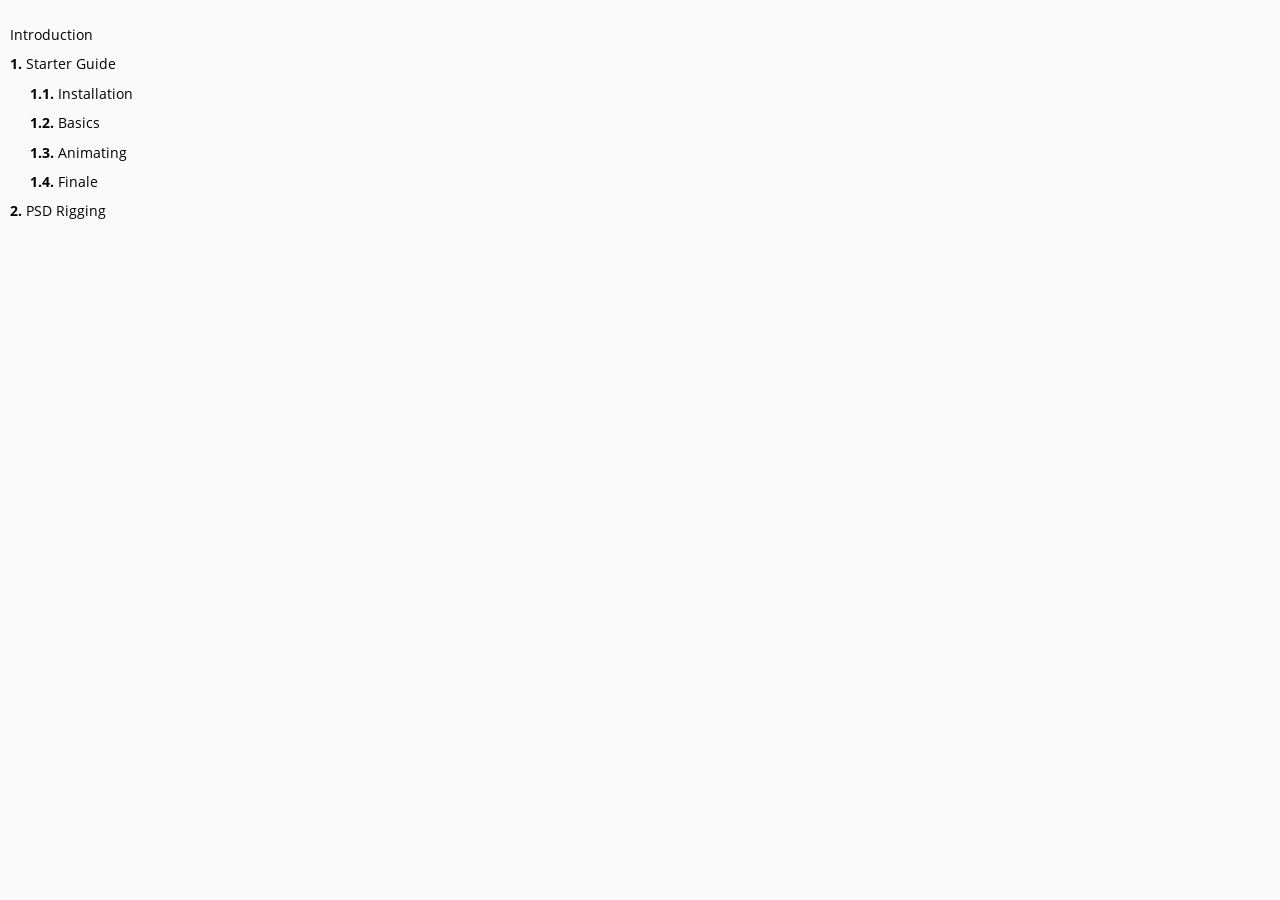
<file: book/toc.html>
<!DOCTYPE HTML>
<html lang="en" class="skelform" dir="ltr">
    <head>
        <!-- sidebar iframe generated using mdBook

        This is a frame, and not included directly in the page, to control the total size of the
        book. The TOC contains an entry for each page, so if each page includes a copy of the TOC,
        the total size of the page becomes O(n**2).

        The frame is only used as a fallback when JS is turned off. When it's on, the sidebar is
        instead added to the main page by `toc.js` instead. The JavaScript mode is better
        because, when running in a `file:///` URL, the iframed page would not be Same-Origin as
        the rest of the page, so the sidebar and the main page theme would fall out of sync.
        -->
        <meta charset="UTF-8">
        <meta name="robots" content="noindex">
        <!-- Custom HTML head -->
        <meta name="viewport" content="width=device-width, initial-scale=1">
        <meta name="theme-color" content="#ffffff">
        <link rel="stylesheet" href="css/variables.css">
        <link rel="stylesheet" href="css/general.css">
        <link rel="stylesheet" href="css/chrome.css">
        <link rel="stylesheet" href="css/print.css" media="print">
        <!-- Fonts -->
        <link rel="stylesheet" href="FontAwesome/css/font-awesome.css">
        <link rel="stylesheet" href="fonts/fonts.css">
        <!-- Custom theme stylesheets -->
    </head>
    <body class="sidebar-iframe-inner">
        <ol class="chapter"><li class="chapter-item expanded affix "><a href="introduction.html" target="_parent">Introduction</a></li><li class="chapter-item expanded "><a href="starter_guide/main.html" target="_parent"><strong aria-hidden="true">1.</strong> Starter Guide</a></li><li><ol class="section"><li class="chapter-item expanded "><a href="starter_guide/installation.html" target="_parent"><strong aria-hidden="true">1.1.</strong> Installation</a></li><li class="chapter-item expanded "><a href="starter_guide/basics.html" target="_parent"><strong aria-hidden="true">1.2.</strong> Basics</a></li><li class="chapter-item expanded "><a href="starter_guide/animating.html" target="_parent"><strong aria-hidden="true">1.3.</strong> Animating</a></li><li class="chapter-item expanded "><a href="starter_guide/finale.html" target="_parent"><strong aria-hidden="true">1.4.</strong> Finale</a></li></ol></li><li class="chapter-item expanded "><a href="psd.html" target="_parent"><strong aria-hidden="true">2.</strong> PSD Rigging</a></li></ol>
    </body>
</html>
</file>
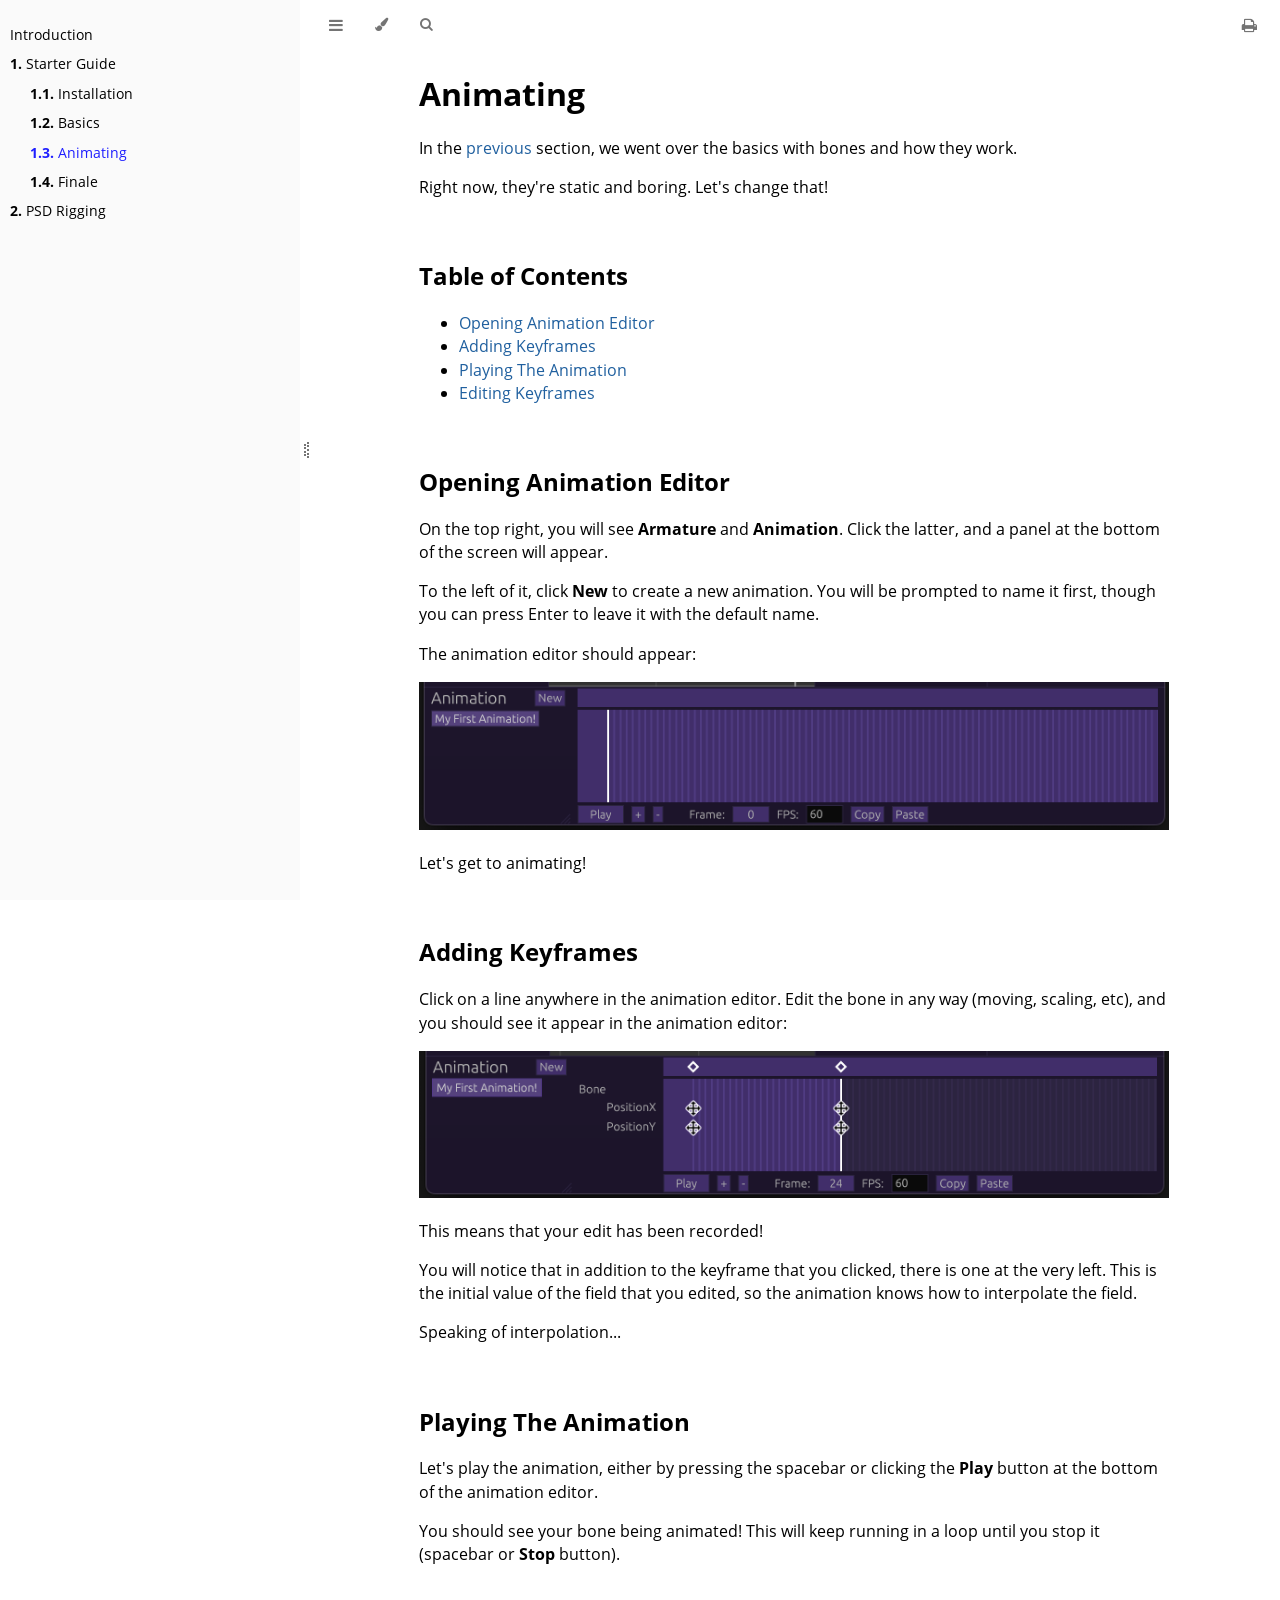
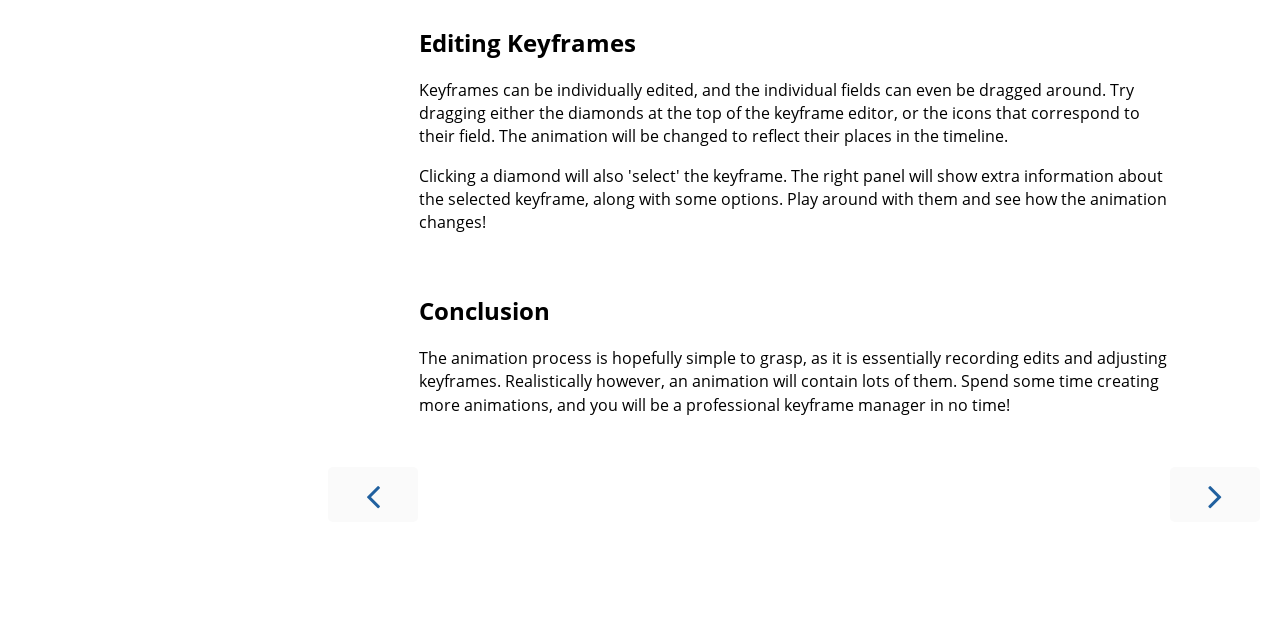
<file: starter_guide/animating.html>
<!DOCTYPE HTML>
<html lang="en" class="light sidebar-visible" dir="ltr">
    <head>
        <!-- Book generated using mdBook -->
        <meta charset="UTF-8">
        <title>Animating</title>


        <!-- Custom HTML head -->

        <meta name="description" content="">
        <meta name="viewport" content="width=device-width, initial-scale=1">
        <meta name="theme-color" content="#ffffff">

        <link rel="icon" href="../favicon.svg">
        <link rel="shortcut icon" href="../favicon.png">
        <link rel="stylesheet" href="../css/variables.css">
        <link rel="stylesheet" href="../css/general.css">
        <link rel="stylesheet" href="../css/chrome.css">
        <link rel="stylesheet" href="../css/print.css" media="print">

        <!-- Fonts -->
        <link rel="stylesheet" href="../FontAwesome/css/font-awesome.css">
        <link rel="stylesheet" href="../fonts/fonts.css">

        <!-- Highlight.js Stylesheets -->
        <link rel="stylesheet" id="highlight-css" href="../highlight.css">
        <link rel="stylesheet" id="tomorrow-night-css" href="../tomorrow-night.css">
        <link rel="stylesheet" id="ayu-highlight-css" href="../ayu-highlight.css">

        <!-- Custom theme stylesheets -->


        <!-- Provide site root and default themes to javascript -->
        <script>
            const path_to_root = "../";
            const default_light_theme = "light";
            const default_dark_theme = "navy";
        </script>
        <!-- Start loading toc.js asap -->
        <script src="../toc.js"></script>
    </head>
    <body>
    <div id="mdbook-help-container">
        <div id="mdbook-help-popup">
            <h2 class="mdbook-help-title">Keyboard shortcuts</h2>
            <div>
                <p>Press <kbd>←</kbd> or <kbd>→</kbd> to navigate between chapters</p>
                <p>Press <kbd>S</kbd> or <kbd>/</kbd> to search in the book</p>
                <p>Press <kbd>?</kbd> to show this help</p>
                <p>Press <kbd>Esc</kbd> to hide this help</p>
            </div>
        </div>
    </div>
    <div id="body-container">
        <!-- Work around some values being stored in localStorage wrapped in quotes -->
        <script>
            try {
                let theme = localStorage.getItem('mdbook-theme');
                let sidebar = localStorage.getItem('mdbook-sidebar');

                if (theme.startsWith('"') && theme.endsWith('"')) {
                    localStorage.setItem('mdbook-theme', theme.slice(1, theme.length - 1));
                }

                if (sidebar.startsWith('"') && sidebar.endsWith('"')) {
                    localStorage.setItem('mdbook-sidebar', sidebar.slice(1, sidebar.length - 1));
                }
            } catch (e) { }
        </script>

        <!-- Set the theme before any content is loaded, prevents flash -->
        <script>
            const default_theme = window.matchMedia("(prefers-color-scheme: dark)").matches ? default_dark_theme : default_light_theme;
            let theme;
            try { theme = localStorage.getItem('mdbook-theme'); } catch(e) { }
            if (theme === null || theme === undefined) { theme = default_theme; }
            const html = document.documentElement;
            html.classList.remove('light')
            html.classList.add(theme);
            html.classList.add("js");
        </script>

        <input type="checkbox" id="sidebar-toggle-anchor" class="hidden">

        <!-- Hide / unhide sidebar before it is displayed -->
        <script>
            let sidebar = null;
            const sidebar_toggle = document.getElementById("sidebar-toggle-anchor");
            if (document.body.clientWidth >= 1080) {
                try { sidebar = localStorage.getItem('mdbook-sidebar'); } catch(e) { }
                sidebar = sidebar || 'visible';
            } else {
                sidebar = 'hidden';
            }
            sidebar_toggle.checked = sidebar === 'visible';
            html.classList.remove('sidebar-visible');
            html.classList.add("sidebar-" + sidebar);
        </script>

        <nav id="sidebar" class="sidebar" aria-label="Table of contents">
            <!-- populated by js -->
            <mdbook-sidebar-scrollbox class="sidebar-scrollbox"></mdbook-sidebar-scrollbox>
            <noscript>
                <iframe class="sidebar-iframe-outer" src="../toc.html"></iframe>
            </noscript>
            <div id="sidebar-resize-handle" class="sidebar-resize-handle">
                <div class="sidebar-resize-indicator"></div>
            </div>
        </nav>

        <div id="page-wrapper" class="page-wrapper">

            <div class="page">
                <div id="menu-bar-hover-placeholder"></div>
                <div id="menu-bar" class="menu-bar sticky">
                    <div class="left-buttons">
                        <label id="sidebar-toggle" class="icon-button" for="sidebar-toggle-anchor" title="Toggle Table of Contents" aria-label="Toggle Table of Contents" aria-controls="sidebar">
                            <i class="fa fa-bars"></i>
                        </label>
                        <button id="theme-toggle" class="icon-button" type="button" title="Change theme" aria-label="Change theme" aria-haspopup="true" aria-expanded="false" aria-controls="theme-list">
                            <i class="fa fa-paint-brush"></i>
                        </button>
                        <ul id="theme-list" class="theme-popup" aria-label="Themes" role="menu">
                            <li role="none"><button role="menuitem" class="theme" id="default_theme">Auto</button></li>
                            <li role="none"><button role="menuitem" class="theme" id="light">Light</button></li>
                            <li role="none"><button role="menuitem" class="theme" id="rust">Rust</button></li>
                            <li role="none"><button role="menuitem" class="theme" id="coal">Coal</button></li>
                            <li role="none"><button role="menuitem" class="theme" id="navy">Navy</button></li>
                            <li role="none"><button role="menuitem" class="theme" id="ayu">Ayu</button></li>
                        </ul>
                        <button id="search-toggle" class="icon-button" type="button" title="Search (`/`)" aria-label="Toggle Searchbar" aria-expanded="false" aria-keyshortcuts="/ s" aria-controls="searchbar">
                            <i class="fa fa-search"></i>
                        </button>
                    </div>

                    <h1 class="menu-title"></h1>

                    <div class="right-buttons">
                        <a href="../print.html" title="Print this book" aria-label="Print this book">
                            <i id="print-button" class="fa fa-print"></i>
                        </a>

                    </div>
                </div>

                <div id="search-wrapper" class="hidden">
                    <form id="searchbar-outer" class="searchbar-outer">
                        <input type="search" id="searchbar" name="searchbar" placeholder="Search this book ..." aria-controls="searchresults-outer" aria-describedby="searchresults-header">
                    </form>
                    <div id="searchresults-outer" class="searchresults-outer hidden">
                        <div id="searchresults-header" class="searchresults-header"></div>
                        <ul id="searchresults">
                        </ul>
                    </div>
                </div>

                <!-- Apply ARIA attributes after the sidebar and the sidebar toggle button are added to the DOM -->
                <script>
                    document.getElementById('sidebar-toggle').setAttribute('aria-expanded', sidebar === 'visible');
                    document.getElementById('sidebar').setAttribute('aria-hidden', sidebar !== 'visible');
                    Array.from(document.querySelectorAll('#sidebar a')).forEach(function(link) {
                        link.setAttribute('tabIndex', sidebar === 'visible' ? 0 : -1);
                    });
                </script>

                <div id="content" class="content">
                    <main>
                        <h1 id="animating"><a class="header" href="#animating">Animating</a></h1>
<p>In the <a href="./basics.html">previous</a> section, we went over the basics with bones and
how they work.</p>
<p>Right now, they're static and boring. Let's change that!</p>
<h2 id="table-of-contents"><a class="header" href="#table-of-contents">Table of Contents</a></h2>
<ul>
<li><a href="#opening-animation-editor">Opening Animation Editor</a></li>
<li><a href="#adding-keyframes">Adding Keyframes</a></li>
<li><a href="#playing-the-animation">Playing The Animation</a></li>
<li><a href="#editing-keyframes">Editing Keyframes</a></li>
</ul>
<h2 id="opening-animation-editor"><a class="header" href="#opening-animation-editor">Opening Animation Editor</a></h2>
<p>On the top right, you will see <strong>Armature</strong> and
<strong>Animation</strong>. Click the latter, and a panel at the bottom of the
screen will appear.</p>
<p>To the left of it, click <strong>New</strong> to create a new animation. You
will be prompted to name it first, though you can press Enter to leave it with
the default name.</p>
<p>The animation editor should appear:</p>
<p><img src="keyframe_editor.png" alt="keyframe_editor" /></p>
<p>Let's get to animating!</p>
<h2 id="adding-keyframes"><a class="header" href="#adding-keyframes">Adding Keyframes</a></h2>
<p>Click on a line anywhere in the animation editor. Edit the bone in any way
(moving, scaling, etc), and you should see it appear in the animation editor:</p>
<p><img src="keyframe_editor_edit.png" alt="keyframe_editor_edit" /></p>
<p>This means that your edit has been recorded!</p>
<p>You will notice that in addition to the keyframe that you clicked, there is one
at the very left. This is the initial value of the field that you edited, so the
animation knows how to interpolate the field.</p>
<p>Speaking of interpolation...</p>
<h2 id="playing-the-animation"><a class="header" href="#playing-the-animation">Playing The Animation</a></h2>
<p>Let's play the animation, either by pressing the spacebar or clicking the
<strong>Play</strong> button at the bottom of the animation editor.</p>
<p>You should see your bone being animated! This will keep running in a loop until
you stop it (spacebar or <strong>Stop</strong> button).</p>
<h2 id="editing-keyframes"><a class="header" href="#editing-keyframes">Editing Keyframes</a></h2>
<p>Keyframes can be individually edited, and the individual fields can even be
dragged around. Try dragging either the diamonds at the top of the keyframe
editor, or the icons that correspond to their field. The animation will be
changed to reflect their places in the timeline.</p>
<p>Clicking a diamond will also 'select' the keyframe. The right panel will show
extra information about the selected keyframe, along with some options. Play
around with them and see how the animation changes!</p>
<h2 id="conclusion"><a class="header" href="#conclusion">Conclusion</a></h2>
<p>The animation process is hopefully simple to grasp, as it is essentially
recording edits and adjusting keyframes. Realistically however, an animation
will contain lots of them. Spend some time creating more animations, and you
will be a professional keyframe manager in no time!</p>

                    </main>

                    <nav class="nav-wrapper" aria-label="Page navigation">
                        <!-- Mobile navigation buttons -->
                            <a rel="prev" href="../starter_guide/basics.html" class="mobile-nav-chapters previous" title="Previous chapter" aria-label="Previous chapter" aria-keyshortcuts="Left">
                                <i class="fa fa-angle-left"></i>
                            </a>

                            <a rel="next prefetch" href="../starter_guide/finale.html" class="mobile-nav-chapters next" title="Next chapter" aria-label="Next chapter" aria-keyshortcuts="Right">
                                <i class="fa fa-angle-right"></i>
                            </a>

                        <div style="clear: both"></div>
                    </nav>
                </div>
            </div>

            <nav class="nav-wide-wrapper" aria-label="Page navigation">
                    <a rel="prev" href="../starter_guide/basics.html" class="nav-chapters previous" title="Previous chapter" aria-label="Previous chapter" aria-keyshortcuts="Left">
                        <i class="fa fa-angle-left"></i>
                    </a>

                    <a rel="next prefetch" href="../starter_guide/finale.html" class="nav-chapters next" title="Next chapter" aria-label="Next chapter" aria-keyshortcuts="Right">
                        <i class="fa fa-angle-right"></i>
                    </a>
            </nav>

        </div>

        <!-- Livereload script (if served using the cli tool) -->
        <script>
            const wsProtocol = location.protocol === 'https:' ? 'wss:' : 'ws:';
            const wsAddress = wsProtocol + "//" + location.host + "/" + "__livereload";
            const socket = new WebSocket(wsAddress);
            socket.onmessage = function (event) {
                if (event.data === "reload") {
                    socket.close();
                    location.reload();
                }
            };

            window.onbeforeunload = function() {
                socket.close();
            }
        </script>



        <script>
            window.playground_copyable = true;
        </script>


        <script src="../elasticlunr.min.js"></script>
        <script src="../mark.min.js"></script>
        <script src="../searcher.js"></script>

        <script src="../clipboard.min.js"></script>
        <script src="../highlight.js"></script>
        <script src="../book.js"></script>

        <!-- Custom JS scripts -->


    </div>
    </body>
</html>
</file>
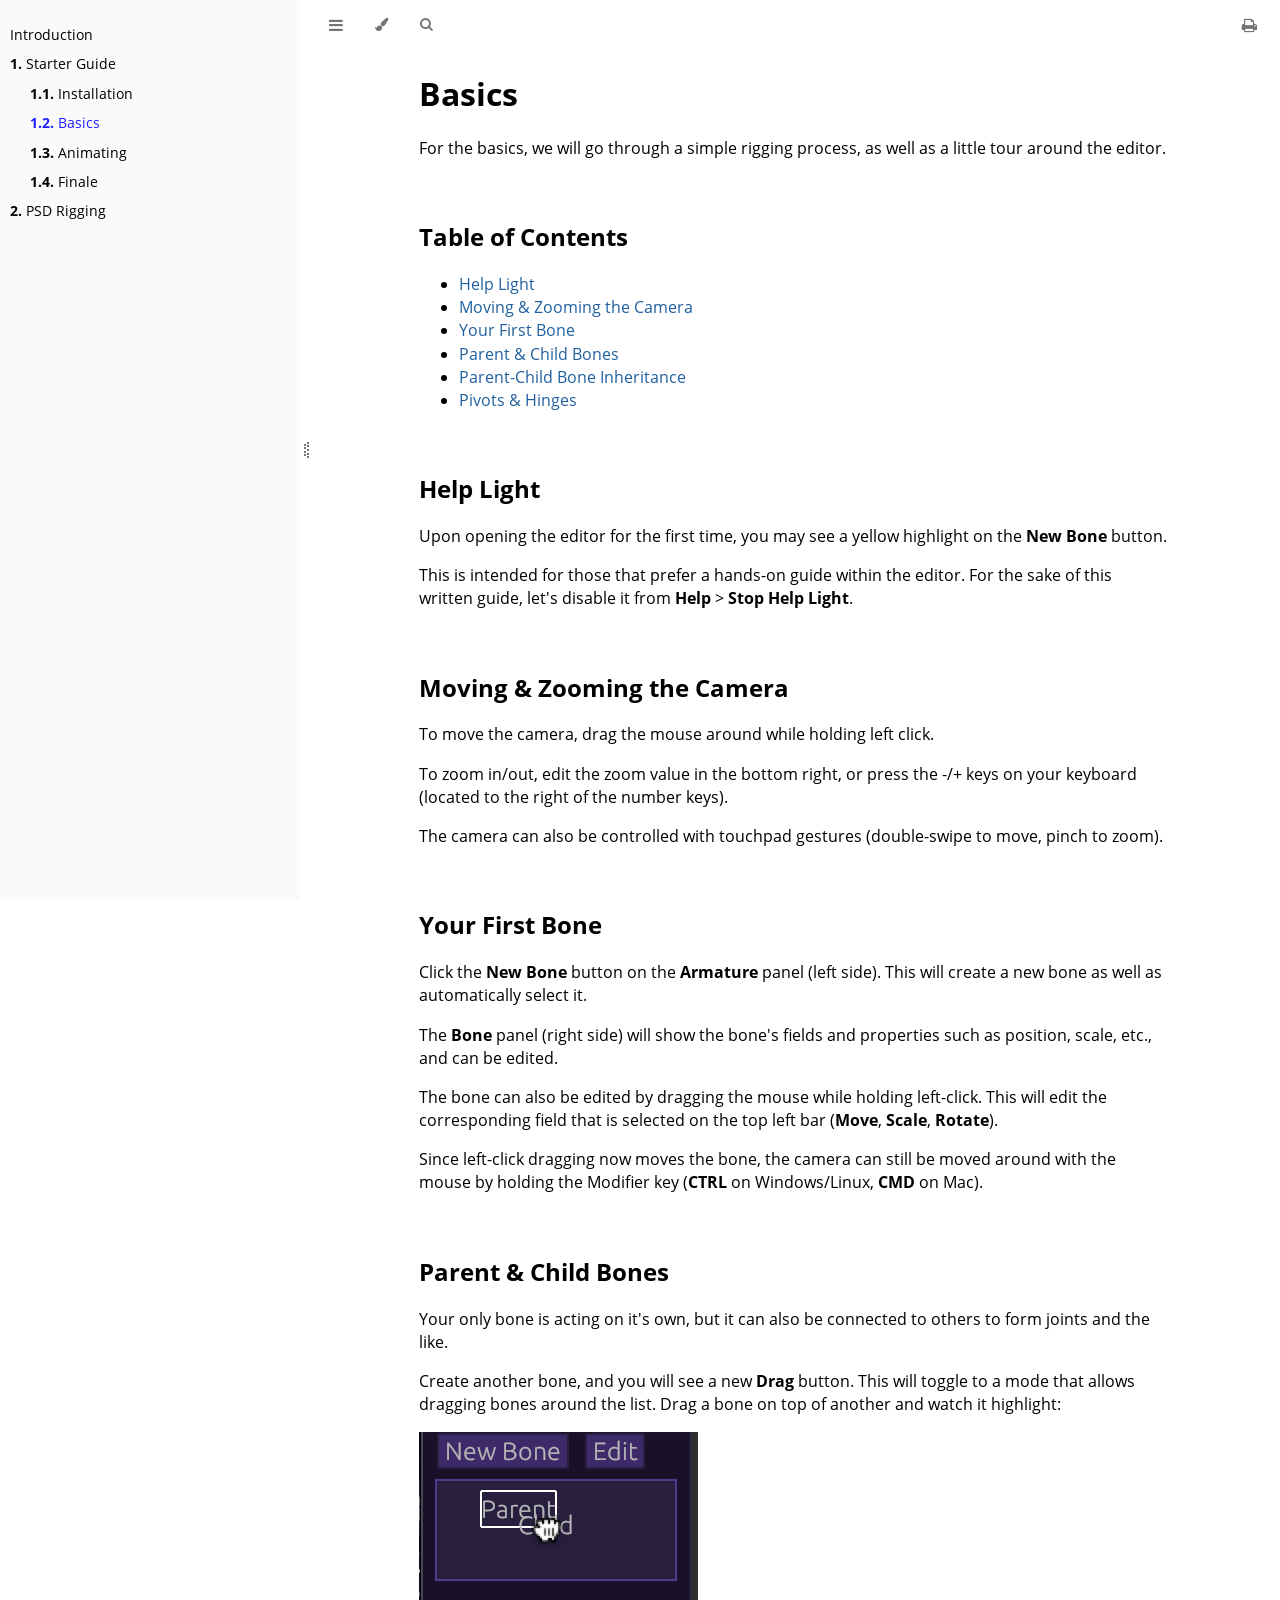
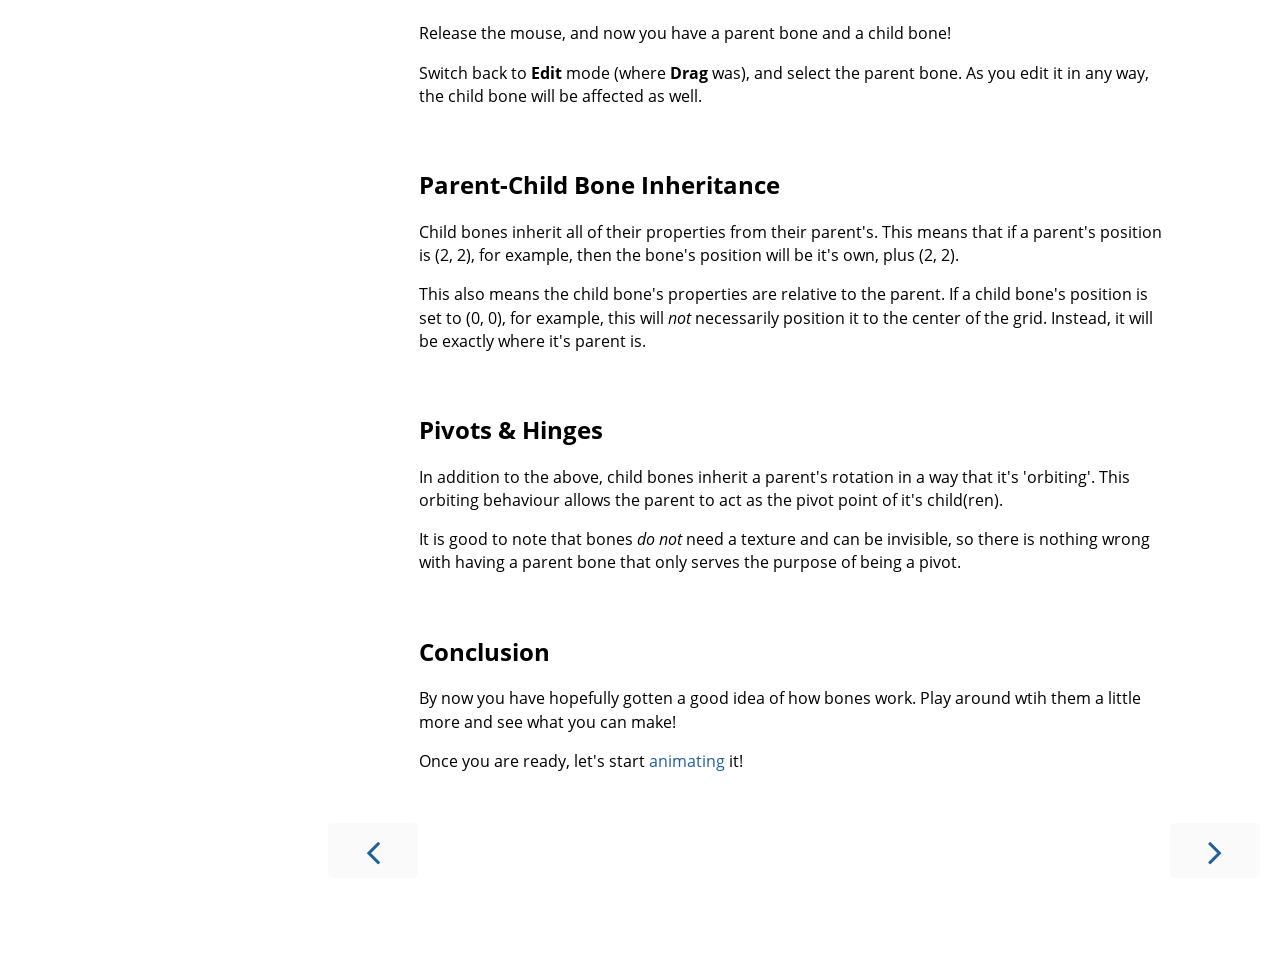
<file: starter_guide/basics.html>
<!DOCTYPE HTML>
<html lang="en" class="light sidebar-visible" dir="ltr">
    <head>
        <!-- Book generated using mdBook -->
        <meta charset="UTF-8">
        <title>Basics</title>


        <!-- Custom HTML head -->

        <meta name="description" content="">
        <meta name="viewport" content="width=device-width, initial-scale=1">
        <meta name="theme-color" content="#ffffff">

        <link rel="icon" href="../favicon.svg">
        <link rel="shortcut icon" href="../favicon.png">
        <link rel="stylesheet" href="../css/variables.css">
        <link rel="stylesheet" href="../css/general.css">
        <link rel="stylesheet" href="../css/chrome.css">
        <link rel="stylesheet" href="../css/print.css" media="print">

        <!-- Fonts -->
        <link rel="stylesheet" href="../FontAwesome/css/font-awesome.css">
        <link rel="stylesheet" href="../fonts/fonts.css">

        <!-- Highlight.js Stylesheets -->
        <link rel="stylesheet" id="highlight-css" href="../highlight.css">
        <link rel="stylesheet" id="tomorrow-night-css" href="../tomorrow-night.css">
        <link rel="stylesheet" id="ayu-highlight-css" href="../ayu-highlight.css">

        <!-- Custom theme stylesheets -->


        <!-- Provide site root and default themes to javascript -->
        <script>
            const path_to_root = "../";
            const default_light_theme = "light";
            const default_dark_theme = "navy";
        </script>
        <!-- Start loading toc.js asap -->
        <script src="../toc.js"></script>
    </head>
    <body>
    <div id="mdbook-help-container">
        <div id="mdbook-help-popup">
            <h2 class="mdbook-help-title">Keyboard shortcuts</h2>
            <div>
                <p>Press <kbd>←</kbd> or <kbd>→</kbd> to navigate between chapters</p>
                <p>Press <kbd>S</kbd> or <kbd>/</kbd> to search in the book</p>
                <p>Press <kbd>?</kbd> to show this help</p>
                <p>Press <kbd>Esc</kbd> to hide this help</p>
            </div>
        </div>
    </div>
    <div id="body-container">
        <!-- Work around some values being stored in localStorage wrapped in quotes -->
        <script>
            try {
                let theme = localStorage.getItem('mdbook-theme');
                let sidebar = localStorage.getItem('mdbook-sidebar');

                if (theme.startsWith('"') && theme.endsWith('"')) {
                    localStorage.setItem('mdbook-theme', theme.slice(1, theme.length - 1));
                }

                if (sidebar.startsWith('"') && sidebar.endsWith('"')) {
                    localStorage.setItem('mdbook-sidebar', sidebar.slice(1, sidebar.length - 1));
                }
            } catch (e) { }
        </script>

        <!-- Set the theme before any content is loaded, prevents flash -->
        <script>
            const default_theme = window.matchMedia("(prefers-color-scheme: dark)").matches ? default_dark_theme : default_light_theme;
            let theme;
            try { theme = localStorage.getItem('mdbook-theme'); } catch(e) { }
            if (theme === null || theme === undefined) { theme = default_theme; }
            const html = document.documentElement;
            html.classList.remove('light')
            html.classList.add(theme);
            html.classList.add("js");
        </script>

        <input type="checkbox" id="sidebar-toggle-anchor" class="hidden">

        <!-- Hide / unhide sidebar before it is displayed -->
        <script>
            let sidebar = null;
            const sidebar_toggle = document.getElementById("sidebar-toggle-anchor");
            if (document.body.clientWidth >= 1080) {
                try { sidebar = localStorage.getItem('mdbook-sidebar'); } catch(e) { }
                sidebar = sidebar || 'visible';
            } else {
                sidebar = 'hidden';
            }
            sidebar_toggle.checked = sidebar === 'visible';
            html.classList.remove('sidebar-visible');
            html.classList.add("sidebar-" + sidebar);
        </script>

        <nav id="sidebar" class="sidebar" aria-label="Table of contents">
            <!-- populated by js -->
            <mdbook-sidebar-scrollbox class="sidebar-scrollbox"></mdbook-sidebar-scrollbox>
            <noscript>
                <iframe class="sidebar-iframe-outer" src="../toc.html"></iframe>
            </noscript>
            <div id="sidebar-resize-handle" class="sidebar-resize-handle">
                <div class="sidebar-resize-indicator"></div>
            </div>
        </nav>

        <div id="page-wrapper" class="page-wrapper">

            <div class="page">
                <div id="menu-bar-hover-placeholder"></div>
                <div id="menu-bar" class="menu-bar sticky">
                    <div class="left-buttons">
                        <label id="sidebar-toggle" class="icon-button" for="sidebar-toggle-anchor" title="Toggle Table of Contents" aria-label="Toggle Table of Contents" aria-controls="sidebar">
                            <i class="fa fa-bars"></i>
                        </label>
                        <button id="theme-toggle" class="icon-button" type="button" title="Change theme" aria-label="Change theme" aria-haspopup="true" aria-expanded="false" aria-controls="theme-list">
                            <i class="fa fa-paint-brush"></i>
                        </button>
                        <ul id="theme-list" class="theme-popup" aria-label="Themes" role="menu">
                            <li role="none"><button role="menuitem" class="theme" id="default_theme">Auto</button></li>
                            <li role="none"><button role="menuitem" class="theme" id="light">Light</button></li>
                            <li role="none"><button role="menuitem" class="theme" id="rust">Rust</button></li>
                            <li role="none"><button role="menuitem" class="theme" id="coal">Coal</button></li>
                            <li role="none"><button role="menuitem" class="theme" id="navy">Navy</button></li>
                            <li role="none"><button role="menuitem" class="theme" id="ayu">Ayu</button></li>
                        </ul>
                        <button id="search-toggle" class="icon-button" type="button" title="Search (`/`)" aria-label="Toggle Searchbar" aria-expanded="false" aria-keyshortcuts="/ s" aria-controls="searchbar">
                            <i class="fa fa-search"></i>
                        </button>
                    </div>

                    <h1 class="menu-title"></h1>

                    <div class="right-buttons">
                        <a href="../print.html" title="Print this book" aria-label="Print this book">
                            <i id="print-button" class="fa fa-print"></i>
                        </a>

                    </div>
                </div>

                <div id="search-wrapper" class="hidden">
                    <form id="searchbar-outer" class="searchbar-outer">
                        <input type="search" id="searchbar" name="searchbar" placeholder="Search this book ..." aria-controls="searchresults-outer" aria-describedby="searchresults-header">
                    </form>
                    <div id="searchresults-outer" class="searchresults-outer hidden">
                        <div id="searchresults-header" class="searchresults-header"></div>
                        <ul id="searchresults">
                        </ul>
                    </div>
                </div>

                <!-- Apply ARIA attributes after the sidebar and the sidebar toggle button are added to the DOM -->
                <script>
                    document.getElementById('sidebar-toggle').setAttribute('aria-expanded', sidebar === 'visible');
                    document.getElementById('sidebar').setAttribute('aria-hidden', sidebar !== 'visible');
                    Array.from(document.querySelectorAll('#sidebar a')).forEach(function(link) {
                        link.setAttribute('tabIndex', sidebar === 'visible' ? 0 : -1);
                    });
                </script>

                <div id="content" class="content">
                    <main>
                        <h1 id="basics"><a class="header" href="#basics">Basics</a></h1>
<p>For the basics, we will go through a simple rigging process, as well as a little
tour around the editor.</p>
<h2 id="table-of-contents"><a class="header" href="#table-of-contents">Table of Contents</a></h2>
<ul>
<li><a href="#help-light">Help Light</a></li>
<li><a href="#moving--zooming-the-camera">Moving &amp; Zooming the Camera</a></li>
<li><a href="#your-first-bone">Your First Bone</a></li>
<li><a href="#parent--child-bones">Parent &amp; Child Bones</a></li>
<li><a href="#parent-child-bone-inheritance">Parent-Child Bone Inheritance</a></li>
<li><a href="#pivots--hinges">Pivots &amp; Hinges</a></li>
</ul>
<h2 id="help-light"><a class="header" href="#help-light">Help Light</a></h2>
<p>Upon opening the editor for the first time, you may see a yellow highlight on
the <strong>New Bone</strong> button.</p>
<p>This is intended for those that prefer a hands-on guide within the editor. For
the sake of this written guide, let's disable it from
<strong>Help</strong> &gt; <strong>Stop Help Light</strong>.</p>
<h2 id="moving--zooming-the-camera"><a class="header" href="#moving--zooming-the-camera">Moving &amp; Zooming the Camera</a></h2>
<p>To move the camera, drag the mouse around while holding left click.</p>
<p>To zoom in/out, edit the zoom value in the bottom right, or press the -/+ keys
on your keyboard (located to the right of the number keys).</p>
<p>The camera can also be controlled with touchpad gestures (double-swipe to move,
pinch to zoom).</p>
<h2 id="your-first-bone"><a class="header" href="#your-first-bone">Your First Bone</a></h2>
<p>Click the <strong>New Bone</strong> button on the <strong>Armature</strong>
panel (left side). This will create a new bone as well as automatically select
it.</p>
<p>The <strong>Bone</strong> panel (right side) will show the bone's fields and
properties such as position, scale, etc., and can be edited.</p>
<p>The bone can also be edited by dragging the mouse while holding left-click. This
will edit the corresponding field that is selected on the top left bar
(<strong>Move</strong>, <strong>Scale</strong>, <strong>Rotate</strong>).</p>
<p>Since left-click dragging now moves the bone, the camera can still be moved
around with the mouse by holding the Modifier key (<strong>CTRL</strong> on
Windows/Linux, <strong>CMD</strong> on Mac).</p>
<h2 id="parent--child-bones"><a class="header" href="#parent--child-bones">Parent &amp; Child Bones</a></h2>
<p>Your only bone is acting on it's own, but it can also be connected to others to
form joints and the like.</p>
<p>Create another bone, and you will see a new <strong>Drag</strong> button. This
will toggle to a mode that allows dragging bones around the list. Drag a bone on
top of another and watch it highlight:</p>
<p><img src="highlight_bone.png" alt="highlight_bone" /></p>
<p>Release the mouse, and now you have a parent bone and a child bone!</p>
<p>Switch back to <strong>Edit</strong> mode (where <strong>Drag</strong> was), and
select the parent bone. As you edit it in any way, the child bone will be
affected as well.</p>
<h2 id="parent-child-bone-inheritance"><a class="header" href="#parent-child-bone-inheritance">Parent-Child Bone Inheritance</a></h2>
<p>Child bones inherit all of their properties from their parent's. This means that
if a parent's position is (2, 2), for example, then the bone's position will be
it's own, plus (2, 2).</p>
<p>This also means the child bone's properties are relative to the parent. If a
child bone's position is set to (0, 0), for example, this will
<em>not</em> necessarily position it to the center of the grid. Instead, it will
be exactly where it's parent is.</p>
<h2 id="pivots--hinges"><a class="header" href="#pivots--hinges">Pivots &amp; Hinges</a></h2>
<p>In addition to the above, child bones inherit a parent's rotation in a way that
it's 'orbiting'. This orbiting behaviour allows the parent to act as the pivot
point of it's child(ren).</p>
<p>It is good to note that bones <em>do not</em> need a texture and can be
invisible, so there is nothing wrong with having a parent bone that only serves
the purpose of being a pivot.</p>
<h2 id="conclusion"><a class="header" href="#conclusion">Conclusion</a></h2>
<p>By now you have hopefully gotten a good idea of how bones work. Play around wtih
them a little more and see what you can make!</p>
<p>Once you are ready, let's start <a href="./animating.html">animating</a> it!</p>

                    </main>

                    <nav class="nav-wrapper" aria-label="Page navigation">
                        <!-- Mobile navigation buttons -->
                            <a rel="prev" href="../starter_guide/installation.html" class="mobile-nav-chapters previous" title="Previous chapter" aria-label="Previous chapter" aria-keyshortcuts="Left">
                                <i class="fa fa-angle-left"></i>
                            </a>

                            <a rel="next prefetch" href="../starter_guide/animating.html" class="mobile-nav-chapters next" title="Next chapter" aria-label="Next chapter" aria-keyshortcuts="Right">
                                <i class="fa fa-angle-right"></i>
                            </a>

                        <div style="clear: both"></div>
                    </nav>
                </div>
            </div>

            <nav class="nav-wide-wrapper" aria-label="Page navigation">
                    <a rel="prev" href="../starter_guide/installation.html" class="nav-chapters previous" title="Previous chapter" aria-label="Previous chapter" aria-keyshortcuts="Left">
                        <i class="fa fa-angle-left"></i>
                    </a>

                    <a rel="next prefetch" href="../starter_guide/animating.html" class="nav-chapters next" title="Next chapter" aria-label="Next chapter" aria-keyshortcuts="Right">
                        <i class="fa fa-angle-right"></i>
                    </a>
            </nav>

        </div>

        <!-- Livereload script (if served using the cli tool) -->
        <script>
            const wsProtocol = location.protocol === 'https:' ? 'wss:' : 'ws:';
            const wsAddress = wsProtocol + "//" + location.host + "/" + "__livereload";
            const socket = new WebSocket(wsAddress);
            socket.onmessage = function (event) {
                if (event.data === "reload") {
                    socket.close();
                    location.reload();
                }
            };

            window.onbeforeunload = function() {
                socket.close();
            }
        </script>



        <script>
            window.playground_copyable = true;
        </script>


        <script src="../elasticlunr.min.js"></script>
        <script src="../mark.min.js"></script>
        <script src="../searcher.js"></script>

        <script src="../clipboard.min.js"></script>
        <script src="../highlight.js"></script>
        <script src="../book.js"></script>

        <!-- Custom JS scripts -->


    </div>
    </body>
</html>
</file>
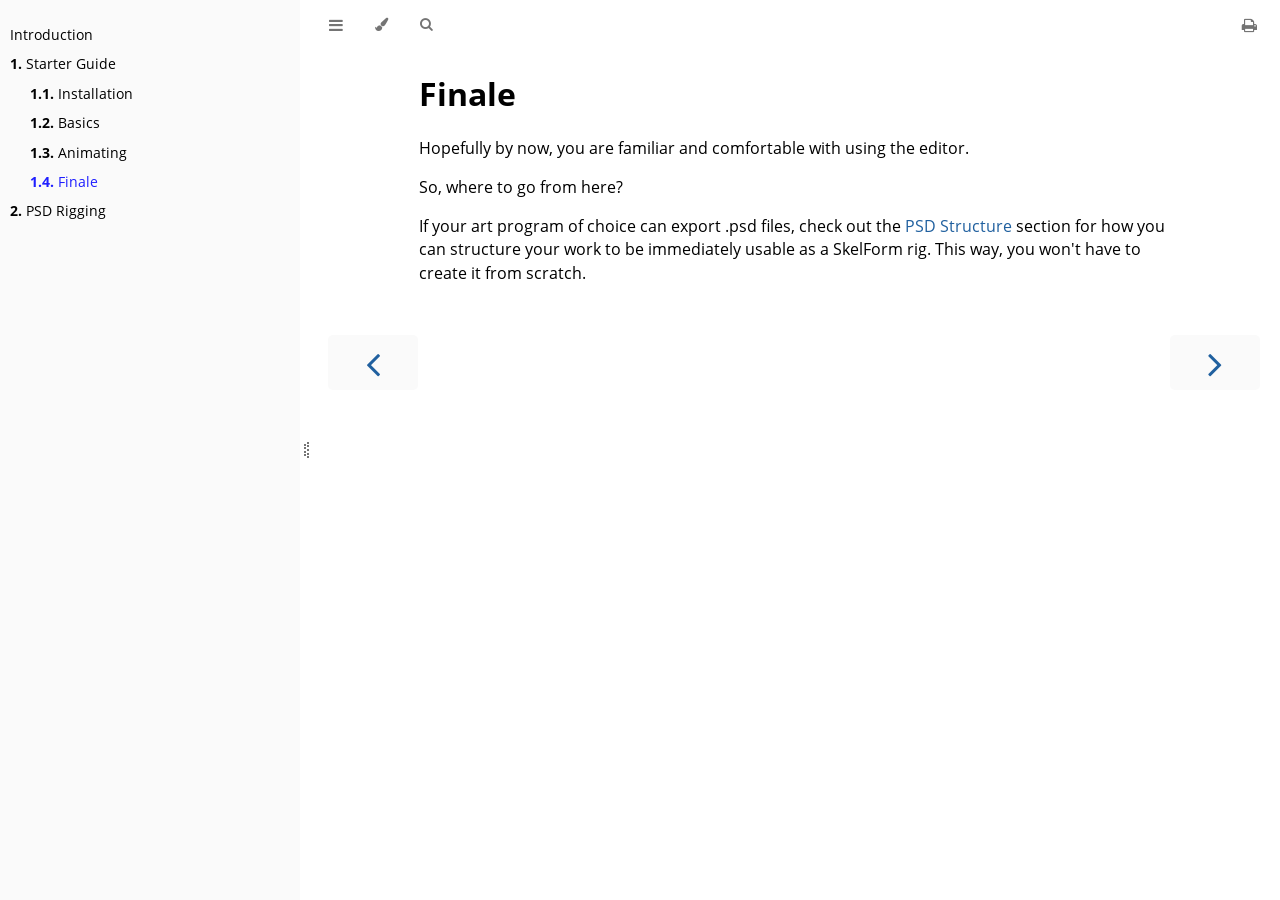
<file: starter_guide/finale.html>
<!DOCTYPE HTML>
<html lang="en" class="light sidebar-visible" dir="ltr">
    <head>
        <!-- Book generated using mdBook -->
        <meta charset="UTF-8">
        <title>Finale</title>


        <!-- Custom HTML head -->

        <meta name="description" content="">
        <meta name="viewport" content="width=device-width, initial-scale=1">
        <meta name="theme-color" content="#ffffff">

        <link rel="icon" href="../favicon.svg">
        <link rel="shortcut icon" href="../favicon.png">
        <link rel="stylesheet" href="../css/variables.css">
        <link rel="stylesheet" href="../css/general.css">
        <link rel="stylesheet" href="../css/chrome.css">
        <link rel="stylesheet" href="../css/print.css" media="print">

        <!-- Fonts -->
        <link rel="stylesheet" href="../FontAwesome/css/font-awesome.css">
        <link rel="stylesheet" href="../fonts/fonts.css">

        <!-- Highlight.js Stylesheets -->
        <link rel="stylesheet" id="highlight-css" href="../highlight.css">
        <link rel="stylesheet" id="tomorrow-night-css" href="../tomorrow-night.css">
        <link rel="stylesheet" id="ayu-highlight-css" href="../ayu-highlight.css">

        <!-- Custom theme stylesheets -->


        <!-- Provide site root and default themes to javascript -->
        <script>
            const path_to_root = "../";
            const default_light_theme = "light";
            const default_dark_theme = "navy";
        </script>
        <!-- Start loading toc.js asap -->
        <script src="../toc.js"></script>
    </head>
    <body>
    <div id="mdbook-help-container">
        <div id="mdbook-help-popup">
            <h2 class="mdbook-help-title">Keyboard shortcuts</h2>
            <div>
                <p>Press <kbd>←</kbd> or <kbd>→</kbd> to navigate between chapters</p>
                <p>Press <kbd>S</kbd> or <kbd>/</kbd> to search in the book</p>
                <p>Press <kbd>?</kbd> to show this help</p>
                <p>Press <kbd>Esc</kbd> to hide this help</p>
            </div>
        </div>
    </div>
    <div id="body-container">
        <!-- Work around some values being stored in localStorage wrapped in quotes -->
        <script>
            try {
                let theme = localStorage.getItem('mdbook-theme');
                let sidebar = localStorage.getItem('mdbook-sidebar');

                if (theme.startsWith('"') && theme.endsWith('"')) {
                    localStorage.setItem('mdbook-theme', theme.slice(1, theme.length - 1));
                }

                if (sidebar.startsWith('"') && sidebar.endsWith('"')) {
                    localStorage.setItem('mdbook-sidebar', sidebar.slice(1, sidebar.length - 1));
                }
            } catch (e) { }
        </script>

        <!-- Set the theme before any content is loaded, prevents flash -->
        <script>
            const default_theme = window.matchMedia("(prefers-color-scheme: dark)").matches ? default_dark_theme : default_light_theme;
            let theme;
            try { theme = localStorage.getItem('mdbook-theme'); } catch(e) { }
            if (theme === null || theme === undefined) { theme = default_theme; }
            const html = document.documentElement;
            html.classList.remove('light')
            html.classList.add(theme);
            html.classList.add("js");
        </script>

        <input type="checkbox" id="sidebar-toggle-anchor" class="hidden">

        <!-- Hide / unhide sidebar before it is displayed -->
        <script>
            let sidebar = null;
            const sidebar_toggle = document.getElementById("sidebar-toggle-anchor");
            if (document.body.clientWidth >= 1080) {
                try { sidebar = localStorage.getItem('mdbook-sidebar'); } catch(e) { }
                sidebar = sidebar || 'visible';
            } else {
                sidebar = 'hidden';
            }
            sidebar_toggle.checked = sidebar === 'visible';
            html.classList.remove('sidebar-visible');
            html.classList.add("sidebar-" + sidebar);
        </script>

        <nav id="sidebar" class="sidebar" aria-label="Table of contents">
            <!-- populated by js -->
            <mdbook-sidebar-scrollbox class="sidebar-scrollbox"></mdbook-sidebar-scrollbox>
            <noscript>
                <iframe class="sidebar-iframe-outer" src="../toc.html"></iframe>
            </noscript>
            <div id="sidebar-resize-handle" class="sidebar-resize-handle">
                <div class="sidebar-resize-indicator"></div>
            </div>
        </nav>

        <div id="page-wrapper" class="page-wrapper">

            <div class="page">
                <div id="menu-bar-hover-placeholder"></div>
                <div id="menu-bar" class="menu-bar sticky">
                    <div class="left-buttons">
                        <label id="sidebar-toggle" class="icon-button" for="sidebar-toggle-anchor" title="Toggle Table of Contents" aria-label="Toggle Table of Contents" aria-controls="sidebar">
                            <i class="fa fa-bars"></i>
                        </label>
                        <button id="theme-toggle" class="icon-button" type="button" title="Change theme" aria-label="Change theme" aria-haspopup="true" aria-expanded="false" aria-controls="theme-list">
                            <i class="fa fa-paint-brush"></i>
                        </button>
                        <ul id="theme-list" class="theme-popup" aria-label="Themes" role="menu">
                            <li role="none"><button role="menuitem" class="theme" id="default_theme">Auto</button></li>
                            <li role="none"><button role="menuitem" class="theme" id="light">Light</button></li>
                            <li role="none"><button role="menuitem" class="theme" id="rust">Rust</button></li>
                            <li role="none"><button role="menuitem" class="theme" id="coal">Coal</button></li>
                            <li role="none"><button role="menuitem" class="theme" id="navy">Navy</button></li>
                            <li role="none"><button role="menuitem" class="theme" id="ayu">Ayu</button></li>
                        </ul>
                        <button id="search-toggle" class="icon-button" type="button" title="Search (`/`)" aria-label="Toggle Searchbar" aria-expanded="false" aria-keyshortcuts="/ s" aria-controls="searchbar">
                            <i class="fa fa-search"></i>
                        </button>
                    </div>

                    <h1 class="menu-title"></h1>

                    <div class="right-buttons">
                        <a href="../print.html" title="Print this book" aria-label="Print this book">
                            <i id="print-button" class="fa fa-print"></i>
                        </a>

                    </div>
                </div>

                <div id="search-wrapper" class="hidden">
                    <form id="searchbar-outer" class="searchbar-outer">
                        <input type="search" id="searchbar" name="searchbar" placeholder="Search this book ..." aria-controls="searchresults-outer" aria-describedby="searchresults-header">
                    </form>
                    <div id="searchresults-outer" class="searchresults-outer hidden">
                        <div id="searchresults-header" class="searchresults-header"></div>
                        <ul id="searchresults">
                        </ul>
                    </div>
                </div>

                <!-- Apply ARIA attributes after the sidebar and the sidebar toggle button are added to the DOM -->
                <script>
                    document.getElementById('sidebar-toggle').setAttribute('aria-expanded', sidebar === 'visible');
                    document.getElementById('sidebar').setAttribute('aria-hidden', sidebar !== 'visible');
                    Array.from(document.querySelectorAll('#sidebar a')).forEach(function(link) {
                        link.setAttribute('tabIndex', sidebar === 'visible' ? 0 : -1);
                    });
                </script>

                <div id="content" class="content">
                    <main>
                        <h1 id="finale"><a class="header" href="#finale">Finale</a></h1>
<p>Hopefully by now, you are familiar and comfortable with using the editor.</p>
<p>So, where to go from here?</p>
<p>If your art program of choice can export .psd files, check out the <a href="/psd.html">PSD Structure</a>
section for how you can structure your work to be immediately usable as a
SkelForm rig. This way, you won't have to create it from scratch.</p>

                    </main>

                    <nav class="nav-wrapper" aria-label="Page navigation">
                        <!-- Mobile navigation buttons -->
                            <a rel="prev" href="../starter_guide/animating.html" class="mobile-nav-chapters previous" title="Previous chapter" aria-label="Previous chapter" aria-keyshortcuts="Left">
                                <i class="fa fa-angle-left"></i>
                            </a>

                            <a rel="next prefetch" href="../psd.html" class="mobile-nav-chapters next" title="Next chapter" aria-label="Next chapter" aria-keyshortcuts="Right">
                                <i class="fa fa-angle-right"></i>
                            </a>

                        <div style="clear: both"></div>
                    </nav>
                </div>
            </div>

            <nav class="nav-wide-wrapper" aria-label="Page navigation">
                    <a rel="prev" href="../starter_guide/animating.html" class="nav-chapters previous" title="Previous chapter" aria-label="Previous chapter" aria-keyshortcuts="Left">
                        <i class="fa fa-angle-left"></i>
                    </a>

                    <a rel="next prefetch" href="../psd.html" class="nav-chapters next" title="Next chapter" aria-label="Next chapter" aria-keyshortcuts="Right">
                        <i class="fa fa-angle-right"></i>
                    </a>
            </nav>

        </div>

        <!-- Livereload script (if served using the cli tool) -->
        <script>
            const wsProtocol = location.protocol === 'https:' ? 'wss:' : 'ws:';
            const wsAddress = wsProtocol + "//" + location.host + "/" + "__livereload";
            const socket = new WebSocket(wsAddress);
            socket.onmessage = function (event) {
                if (event.data === "reload") {
                    socket.close();
                    location.reload();
                }
            };

            window.onbeforeunload = function() {
                socket.close();
            }
        </script>



        <script>
            window.playground_copyable = true;
        </script>


        <script src="../elasticlunr.min.js"></script>
        <script src="../mark.min.js"></script>
        <script src="../searcher.js"></script>

        <script src="../clipboard.min.js"></script>
        <script src="../highlight.js"></script>
        <script src="../book.js"></script>

        <!-- Custom JS scripts -->


    </div>
    </body>
</html>
</file>
<file: css/variables.css>
/* Globals */

:root {
    --sidebar-target-width: 300px;
    --sidebar-width: min(var(--sidebar-target-width), 80vw);
    --sidebar-resize-indicator-width: 8px;
    --sidebar-resize-indicator-space: 2px;
    --page-padding: 15px;
    --content-max-width: 750px;
    --menu-bar-height: 50px;
    --mono-font: "Source Code Pro", Consolas, "Ubuntu Mono", Menlo, "DejaVu Sans Mono", monospace, monospace;
    --code-font-size: 0.875em; /* please adjust the ace font size accordingly in editor.js */
}

/* Themes */

.ayu {
    --bg: hsl(210, 25%, 8%);
    --fg: #c5c5c5;

    --sidebar-bg: #14191f;
    --sidebar-fg: #c8c9db;
    --sidebar-non-existant: #5c6773;
    --sidebar-active: #ffb454;
    --sidebar-spacer: #2d334f;

    --scrollbar: var(--sidebar-fg);

    --icons: #737480;
    --icons-hover: #b7b9cc;

    --links: #0096cf;

    --inline-code-color: #ffb454;

    --theme-popup-bg: #14191f;
    --theme-popup-border: #5c6773;
    --theme-hover: #191f26;

    --quote-bg: hsl(226, 15%, 17%);
    --quote-border: hsl(226, 15%, 22%);

    --warning-border: #ff8e00;

    --table-border-color: hsl(210, 25%, 13%);
    --table-header-bg: hsl(210, 25%, 28%);
    --table-alternate-bg: hsl(210, 25%, 11%);

    --searchbar-border-color: #848484;
    --searchbar-bg: #424242;
    --searchbar-fg: #fff;
    --searchbar-shadow-color: #d4c89f;
    --searchresults-header-fg: #666;
    --searchresults-border-color: #888;
    --searchresults-li-bg: #252932;
    --search-mark-bg: #e3b171;

    --color-scheme: dark;

    /* Same as `--icons` */
    --copy-button-filter: invert(45%) sepia(6%) saturate(621%) hue-rotate(198deg) brightness(99%) contrast(85%);
    /* Same as `--sidebar-active` */
    --copy-button-filter-hover: invert(68%) sepia(55%) saturate(531%) hue-rotate(341deg) brightness(104%) contrast(101%);

    --footnote-highlight: #2668a6;

    --overlay-bg: rgba(33, 40, 48, 0.4);
}

.coal {
    --bg: hsl(200, 7%, 8%);
    --fg: #98a3ad;

    --sidebar-bg: #292c2f;
    --sidebar-fg: #a1adb8;
    --sidebar-non-existant: #505254;
    --sidebar-active: #3473ad;
    --sidebar-spacer: #393939;

    --scrollbar: var(--sidebar-fg);

    --icons: #43484d;
    --icons-hover: #b3c0cc;

    --links: #2b79a2;

    --inline-code-color: #c5c8c6;

    --theme-popup-bg: #141617;
    --theme-popup-border: #43484d;
    --theme-hover: #1f2124;

    --quote-bg: hsl(234, 21%, 18%);
    --quote-border: hsl(234, 21%, 23%);

    --warning-border: #ff8e00;

    --table-border-color: hsl(200, 7%, 13%);
    --table-header-bg: hsl(200, 7%, 28%);
    --table-alternate-bg: hsl(200, 7%, 11%);

    --searchbar-border-color: #aaa;
    --searchbar-bg: #b7b7b7;
    --searchbar-fg: #000;
    --searchbar-shadow-color: #aaa;
    --searchresults-header-fg: #666;
    --searchresults-border-color: #98a3ad;
    --searchresults-li-bg: #2b2b2f;
    --search-mark-bg: #355c7d;

    --color-scheme: dark;

    /* Same as `--icons` */
    --copy-button-filter: invert(26%) sepia(8%) saturate(575%) hue-rotate(169deg) brightness(87%) contrast(82%);
    /* Same as `--sidebar-active` */
    --copy-button-filter-hover: invert(36%) sepia(70%) saturate(503%) hue-rotate(167deg) brightness(98%) contrast(89%);

    --footnote-highlight: #4079ae;

    --overlay-bg: rgba(33, 40, 48, 0.4);
}

.light, html:not(.js) {
    --bg: hsl(0, 0%, 100%);
    --fg: hsl(0, 0%, 0%);

    --sidebar-bg: #fafafa;
    --sidebar-fg: hsl(0, 0%, 0%);
    --sidebar-non-existant: #aaaaaa;
    --sidebar-active: #1f1fff;
    --sidebar-spacer: #f4f4f4;

    --scrollbar: #8F8F8F;

    --icons: #747474;
    --icons-hover: #000000;

    --links: #20609f;

    --inline-code-color: #301900;

    --theme-popup-bg: #fafafa;
    --theme-popup-border: #cccccc;
    --theme-hover: #e6e6e6;

    --quote-bg: hsl(197, 37%, 96%);
    --quote-border: hsl(197, 37%, 91%);

    --warning-border: #ff8e00;

    --table-border-color: hsl(0, 0%, 95%);
    --table-header-bg: hsl(0, 0%, 80%);
    --table-alternate-bg: hsl(0, 0%, 97%);

    --searchbar-border-color: #aaa;
    --searchbar-bg: #fafafa;
    --searchbar-fg: #000;
    --searchbar-shadow-color: #aaa;
    --searchresults-header-fg: #666;
    --searchresults-border-color: #888;
    --searchresults-li-bg: #e4f2fe;
    --search-mark-bg: #a2cff5;

    --color-scheme: light;

    /* Same as `--icons` */
    --copy-button-filter: invert(45.49%);
    /* Same as `--sidebar-active` */
    --copy-button-filter-hover: invert(14%) sepia(93%) saturate(4250%) hue-rotate(243deg) brightness(99%) contrast(130%);

    --footnote-highlight: #7e7eff;

    --overlay-bg: rgba(200, 200, 205, 0.4);
}

.navy {
    --bg: hsl(226, 23%, 11%);
    --fg: #bcbdd0;

    --sidebar-bg: #282d3f;
    --sidebar-fg: #c8c9db;
    --sidebar-non-existant: #505274;
    --sidebar-active: #2b79a2;
    --sidebar-spacer: #2d334f;

    --scrollbar: var(--sidebar-fg);

    --icons: #737480;
    --icons-hover: #b7b9cc;

    --links: #2b79a2;

    --inline-code-color: #c5c8c6;

    --theme-popup-bg: #161923;
    --theme-popup-border: #737480;
    --theme-hover: #282e40;

    --quote-bg: hsl(226, 15%, 17%);
    --quote-border: hsl(226, 15%, 22%);

    --warning-border: #ff8e00;

    --table-border-color: hsl(226, 23%, 16%);
    --table-header-bg: hsl(226, 23%, 31%);
    --table-alternate-bg: hsl(226, 23%, 14%);

    --searchbar-border-color: #aaa;
    --searchbar-bg: #aeaec6;
    --searchbar-fg: #000;
    --searchbar-shadow-color: #aaa;
    --searchresults-header-fg: #5f5f71;
    --searchresults-border-color: #5c5c68;
    --searchresults-li-bg: #242430;
    --search-mark-bg: #a2cff5;

    --color-scheme: dark;

    /* Same as `--icons` */
    --copy-button-filter: invert(51%) sepia(10%) saturate(393%) hue-rotate(198deg) brightness(86%) contrast(87%);
    /* Same as `--sidebar-active` */
    --copy-button-filter-hover: invert(46%) sepia(20%) saturate(1537%) hue-rotate(156deg) brightness(85%) contrast(90%);

    --footnote-highlight: #4079ae;

    --overlay-bg: rgba(33, 40, 48, 0.4);
}

.rust {
    --bg: hsl(60, 9%, 87%);
    --fg: #262625;

    --sidebar-bg: #3b2e2a;
    --sidebar-fg: #c8c9db;
    --sidebar-non-existant: #505254;
    --sidebar-active: #e69f67;
    --sidebar-spacer: #45373a;

    --scrollbar: var(--sidebar-fg);

    --icons: #737480;
    --icons-hover: #262625;

    --links: #2b79a2;

    --inline-code-color: #6e6b5e;

    --theme-popup-bg: #e1e1db;
    --theme-popup-border: #b38f6b;
    --theme-hover: #99908a;

    --quote-bg: hsl(60, 5%, 75%);
    --quote-border: hsl(60, 5%, 70%);

    --warning-border: #ff8e00;

    --table-border-color: hsl(60, 9%, 82%);
    --table-header-bg: #b3a497;
    --table-alternate-bg: hsl(60, 9%, 84%);

    --searchbar-border-color: #aaa;
    --searchbar-bg: #fafafa;
    --searchbar-fg: #000;
    --searchbar-shadow-color: #aaa;
    --searchresults-header-fg: #666;
    --searchresults-border-color: #888;
    --searchresults-li-bg: #dec2a2;
    --search-mark-bg: #e69f67;

    /* Same as `--icons` */
    --copy-button-filter: invert(51%) sepia(10%) saturate(393%) hue-rotate(198deg) brightness(86%) contrast(87%);
    /* Same as `--sidebar-active` */
    --copy-button-filter-hover: invert(77%) sepia(16%) saturate(1798%) hue-rotate(328deg) brightness(98%) contrast(83%);

    --footnote-highlight: #d3a17a;

    --overlay-bg: rgba(150, 150, 150, 0.25);
}

@media (prefers-color-scheme: dark) {
    html:not(.js) {
        --bg: hsl(200, 7%, 8%);
        --fg: #98a3ad;

        --sidebar-bg: #292c2f;
        --sidebar-fg: #a1adb8;
        --sidebar-non-existant: #505254;
        --sidebar-active: #3473ad;
        --sidebar-spacer: #393939;

        --scrollbar: var(--sidebar-fg);

        --icons: #43484d;
        --icons-hover: #b3c0cc;

        --links: #2b79a2;

        --inline-code-color: #c5c8c6;

        --theme-popup-bg: #141617;
        --theme-popup-border: #43484d;
        --theme-hover: #1f2124;

        --quote-bg: hsl(234, 21%, 18%);
        --quote-border: hsl(234, 21%, 23%);

        --warning-border: #ff8e00;

        --table-border-color: hsl(200, 7%, 13%);
        --table-header-bg: hsl(200, 7%, 28%);
        --table-alternate-bg: hsl(200, 7%, 11%);

        --searchbar-border-color: #aaa;
        --searchbar-bg: #b7b7b7;
        --searchbar-fg: #000;
        --searchbar-shadow-color: #aaa;
        --searchresults-header-fg: #666;
        --searchresults-border-color: #98a3ad;
        --searchresults-li-bg: #2b2b2f;
        --search-mark-bg: #355c7d;

        --color-scheme: dark;

        /* Same as `--icons` */
        --copy-button-filter: invert(26%) sepia(8%) saturate(575%) hue-rotate(169deg) brightness(87%) contrast(82%);
        /* Same as `--sidebar-active` */
        --copy-button-filter-hover: invert(36%) sepia(70%) saturate(503%) hue-rotate(167deg) brightness(98%) contrast(89%);
    }
}
</file>
<file: css/general.css>
/* Base styles and content styles */

:root {
    /* Browser default font-size is 16px, this way 1 rem = 10px */
    font-size: 62.5%;
    color-scheme: var(--color-scheme);
}

html {
    font-family: "Open Sans", sans-serif;
    color: var(--fg);
    background-color: var(--bg);
    text-size-adjust: none;
    -webkit-text-size-adjust: none;
}

body {
    margin: 0;
    font-size: 1.6rem;
    overflow-x: hidden;
}

code {
    font-family: var(--mono-font) !important;
    font-size: var(--code-font-size);
    direction: ltr !important;
}

/* make long words/inline code not x overflow */
main {
    overflow-wrap: break-word;
}

/* make wide tables scroll if they overflow */
.table-wrapper {
    overflow-x: auto;
}

/* Don't change font size in headers. */
h1 code, h2 code, h3 code, h4 code, h5 code, h6 code {
    font-size: unset;
}

.left { float: left; }
.right { float: right; }
.boring { opacity: 0.6; }
.hide-boring .boring { display: none; }
.hidden { display: none !important; }

h2, h3 { margin-block-start: 2.5em; }
h4, h5 { margin-block-start: 2em; }

.header + .header h3,
.header + .header h4,
.header + .header h5 {
    margin-block-start: 1em;
}

h1:target::before,
h2:target::before,
h3:target::before,
h4:target::before,
h5:target::before,
h6:target::before {
    display: inline-block;
    content: "»";
    margin-inline-start: -30px;
    width: 30px;
}

/* This is broken on Safari as of version 14, but is fixed
   in Safari Technology Preview 117 which I think will be Safari 14.2.
   https://bugs.webkit.org/show_bug.cgi?id=218076
*/
:target {
    /* Safari does not support logical properties */
    scroll-margin-top: calc(var(--menu-bar-height) + 0.5em);
}

.page {
    outline: 0;
    padding: 0 var(--page-padding);
    margin-block-start: calc(0px - var(--menu-bar-height)); /* Compensate for the #menu-bar-hover-placeholder */
}
.page-wrapper {
    box-sizing: border-box;
    background-color: var(--bg);
}
.no-js .page-wrapper,
.js:not(.sidebar-resizing) .page-wrapper {
    transition: margin-left 0.3s ease, transform 0.3s ease; /* Animation: slide away */
}
[dir=rtl] .js:not(.sidebar-resizing) .page-wrapper {
    transition: margin-right 0.3s ease, transform 0.3s ease; /* Animation: slide away */
}

.content {
    overflow-y: auto;
    padding: 0 5px 50px 5px;
}
.content main {
    margin-inline-start: auto;
    margin-inline-end: auto;
    max-width: var(--content-max-width);
}
.content p { line-height: 1.45em; }
.content ol { line-height: 1.45em; }
.content ul { line-height: 1.45em; }
.content a { text-decoration: none; }
.content a:hover { text-decoration: underline; }
.content img, .content video { max-width: 100%; }
.content .header:link,
.content .header:visited {
    color: var(--fg);
}
.content .header:link,
.content .header:visited:hover {
    text-decoration: none;
}

table {
    margin: 0 auto;
    border-collapse: collapse;
}
table td {
    padding: 3px 20px;
    border: 1px var(--table-border-color) solid;
}
table thead {
    background: var(--table-header-bg);
}
table thead td {
    font-weight: 700;
    border: none;
}
table thead th {
    padding: 3px 20px;
}
table thead tr {
    border: 1px var(--table-header-bg) solid;
}
/* Alternate background colors for rows */
table tbody tr:nth-child(2n) {
    background: var(--table-alternate-bg);
}


blockquote {
    margin: 20px 0;
    padding: 0 20px;
    color: var(--fg);
    background-color: var(--quote-bg);
    border-block-start: .1em solid var(--quote-border);
    border-block-end: .1em solid var(--quote-border);
}

.warning {
    margin: 20px;
    padding: 0 20px;
    border-inline-start: 2px solid var(--warning-border);
}

.warning:before {
    position: absolute;
    width: 3rem;
    height: 3rem;
    margin-inline-start: calc(-1.5rem - 21px);
    content: "ⓘ";
    text-align: center;
    background-color: var(--bg);
    color: var(--warning-border);
    font-weight: bold;
    font-size: 2rem;
}

blockquote .warning:before {
    background-color: var(--quote-bg);
}

kbd {
    background-color: var(--table-border-color);
    border-radius: 4px;
    border: solid 1px var(--theme-popup-border);
    box-shadow: inset 0 -1px 0 var(--theme-hover);
    display: inline-block;
    font-size: var(--code-font-size);
    font-family: var(--mono-font);
    line-height: 10px;
    padding: 4px 5px;
    vertical-align: middle;
}

sup {
    /* Set the line-height for superscript and footnote references so that there
       isn't an awkward space appearing above lines that contain the footnote.

       See https://github.com/rust-lang/mdBook/pull/2443#discussion_r1813773583
       for an explanation.
    */
    line-height: 0;
}

.footnote-definition {
    font-size: 0.9em;
}
/* The default spacing for a list is a little too large. */
.footnote-definition ul,
.footnote-definition ol {
    padding-left: 20px;
}
.footnote-definition > li {
    /* Required to position the ::before target */
    position: relative;
}
.footnote-definition > li:target {
    scroll-margin-top: 50vh;
}
.footnote-reference:target {
    scroll-margin-top: 50vh;
}
/* Draws a border around the footnote (including the marker) when it is selected.
   TODO: If there are multiple linkbacks, highlight which one you just came
   from so you know which one to click.
*/
.footnote-definition > li:target::before {
    border: 2px solid var(--footnote-highlight);
    border-radius: 6px;
    position: absolute;
    top: -8px;
    right: -8px;
    bottom: -8px;
    left: -32px;
    pointer-events: none;
    content: "";
}
/* Pulses the footnote reference so you can quickly see where you left off reading.
   This could use some improvement.
*/
@media not (prefers-reduced-motion) {
    .footnote-reference:target  {
        animation: fn-highlight 0.8s;
        border-radius: 2px;
    }

    @keyframes fn-highlight {
        from {
            background-color: var(--footnote-highlight);
        }
    }
}

.tooltiptext {
    position: absolute;
    visibility: hidden;
    color: #fff;
    background-color: #333;
    transform: translateX(-50%); /* Center by moving tooltip 50% of its width left */
    left: -8px; /* Half of the width of the icon */
    top: -35px;
    font-size: 0.8em;
    text-align: center;
    border-radius: 6px;
    padding: 5px 8px;
    margin: 5px;
    z-index: 1000;
}
.tooltipped .tooltiptext {
    visibility: visible;
}

.chapter li.part-title {
    color: var(--sidebar-fg);
    margin: 5px 0px;
    font-weight: bold;
}

.result-no-output {
    font-style: italic;
}
</file>
<file: css/chrome.css>
/* CSS for UI elements (a.k.a. chrome) */

html {
    scrollbar-color: var(--scrollbar) var(--bg);
}
#searchresults a,
.content a:link,
a:visited,
a > .hljs {
    color: var(--links);
}

/*
    body-container is necessary because mobile browsers don't seem to like
    overflow-x on the body tag when there is a <meta name="viewport"> tag.
*/
#body-container {
    /*
        This is used when the sidebar pushes the body content off the side of
        the screen on small screens. Without it, dragging on mobile Safari
        will want to reposition the viewport in a weird way.
    */
    overflow-x: clip;
}

/* Menu Bar */

#menu-bar,
#menu-bar-hover-placeholder {
    z-index: 101;
    margin: auto calc(0px - var(--page-padding));
}
#menu-bar {
    position: relative;
    display: flex;
    flex-wrap: wrap;
    background-color: var(--bg);
    border-block-end-color: var(--bg);
    border-block-end-width: 1px;
    border-block-end-style: solid;
}
#menu-bar.sticky,
#menu-bar-hover-placeholder:hover + #menu-bar,
#menu-bar:hover,
html.sidebar-visible #menu-bar {
    position: -webkit-sticky;
    position: sticky;
    top: 0 !important;
}
#menu-bar-hover-placeholder {
    position: sticky;
    position: -webkit-sticky;
    top: 0;
    height: var(--menu-bar-height);
}
#menu-bar.bordered {
    border-block-end-color: var(--table-border-color);
}
#menu-bar i, #menu-bar .icon-button {
    position: relative;
    padding: 0 8px;
    z-index: 10;
    line-height: var(--menu-bar-height);
    cursor: pointer;
    transition: color 0.5s;
}
@media only screen and (max-width: 420px) {
    #menu-bar i, #menu-bar .icon-button {
        padding: 0 5px;
    }
}

.icon-button {
    border: none;
    background: none;
    padding: 0;
    color: inherit;
}
.icon-button i {
    margin: 0;
}

.right-buttons {
    margin: 0 15px;
}
.right-buttons a {
    text-decoration: none;
}

.left-buttons {
    display: flex;
    margin: 0 5px;
}
html:not(.js) .left-buttons button {
    display: none;
}

.menu-title {
    display: inline-block;
    font-weight: 200;
    font-size: 2.4rem;
    line-height: var(--menu-bar-height);
    text-align: center;
    margin: 0;
    flex: 1;
    white-space: nowrap;
    overflow: hidden;
    text-overflow: ellipsis;
}
.menu-title {
    cursor: pointer;
}

.menu-bar,
.menu-bar:visited,
.nav-chapters,
.nav-chapters:visited,
.mobile-nav-chapters,
.mobile-nav-chapters:visited,
.menu-bar .icon-button,
.menu-bar a i {
    color: var(--icons);
}

.menu-bar i:hover,
.menu-bar .icon-button:hover,
.nav-chapters:hover,
.mobile-nav-chapters i:hover {
    color: var(--icons-hover);
}

/* Nav Icons */

.nav-chapters {
    font-size: 2.5em;
    text-align: center;
    text-decoration: none;

    position: fixed;
    top: 0;
    bottom: 0;
    margin: 0;
    max-width: 150px;
    min-width: 90px;

    display: flex;
    justify-content: center;
    align-content: center;
    flex-direction: column;

    transition: color 0.5s, background-color 0.5s;
}

.nav-chapters:hover {
    text-decoration: none;
    background-color: var(--theme-hover);
    transition: background-color 0.15s, color 0.15s;
}

.nav-wrapper {
    margin-block-start: 50px;
    display: none;
}

.mobile-nav-chapters {
    font-size: 2.5em;
    text-align: center;
    text-decoration: none;
    width: 90px;
    border-radius: 5px;
    background-color: var(--sidebar-bg);
}

/* Only Firefox supports flow-relative values */
.previous { float: left; }
[dir=rtl] .previous { float: right; }

/* Only Firefox supports flow-relative values */
.next {
    float: right;
    right: var(--page-padding);
}
[dir=rtl] .next {
    float: left;
    right: unset;
    left: var(--page-padding);
}

/* Use the correct buttons for RTL layouts*/
[dir=rtl] .previous i.fa-angle-left:before {content:"\f105";}
[dir=rtl] .next i.fa-angle-right:before { content:"\f104"; }

@media only screen and (max-width: 1080px) {
    .nav-wide-wrapper { display: none; }
    .nav-wrapper { display: block; }
}

/* sidebar-visible */
@media only screen and (max-width: 1380px) {
    #sidebar-toggle-anchor:checked ~ .page-wrapper .nav-wide-wrapper { display: none; }
    #sidebar-toggle-anchor:checked ~ .page-wrapper .nav-wrapper { display: block; }
}

/* Inline code */

:not(pre) > .hljs {
    display: inline;
    padding: 0.1em 0.3em;
    border-radius: 3px;
}

:not(pre):not(a) > .hljs {
    color: var(--inline-code-color);
    overflow-x: initial;
}

a:hover > .hljs {
    text-decoration: underline;
}

pre {
    position: relative;
}
pre > .buttons {
    position: absolute;
    z-index: 100;
    right: 0px;
    top: 2px;
    margin: 0px;
    padding: 2px 0px;

    color: var(--sidebar-fg);
    cursor: pointer;
    visibility: hidden;
    opacity: 0;
    transition: visibility 0.1s linear, opacity 0.1s linear;
}
pre:hover > .buttons {
    visibility: visible;
    opacity: 1
}
pre > .buttons :hover {
    color: var(--sidebar-active);
    border-color: var(--icons-hover);
    background-color: var(--theme-hover);
}
pre > .buttons i {
    margin-inline-start: 8px;
}
pre > .buttons button {
    cursor: inherit;
    margin: 0px 5px;
    padding: 4px 4px 3px 5px;
    font-size: 23px;

    border-style: solid;
    border-width: 1px;
    border-radius: 4px;
    border-color: var(--icons);
    background-color: var(--theme-popup-bg);
    transition: 100ms;
    transition-property: color,border-color,background-color;
    color: var(--icons);
}

pre > .buttons button.clip-button {
    padding: 2px 4px 0px 6px;
}
pre > .buttons button.clip-button::before {
    /* clipboard image from octicons (https://github.com/primer/octicons/tree/v2.0.0) MIT license
     */
    content: url('data:image/svg+xml,<svg width="21" height="20" viewBox="0 0 24 25" \
xmlns="http://www.w3.org/2000/svg" aria-label="Copy to clipboard">\
<path d="M18 20h2v3c0 1-1 2-2 2H2c-.998 0-2-1-2-2V5c0-.911.755-1.667 1.667-1.667h5A3.323 3.323 0 \
0110 0a3.323 3.323 0 013.333 3.333h5C19.245 3.333 20 4.09 20 5v8.333h-2V9H2v14h16v-3zM3 \
7h14c0-.911-.793-1.667-1.75-1.667H13.5c-.957 0-1.75-.755-1.75-1.666C11.75 2.755 10.957 2 10 \
2s-1.75.755-1.75 1.667c0 .911-.793 1.666-1.75 1.666H4.75C3.793 5.333 3 6.09 3 7z"/>\
<path d="M4 19h6v2H4zM12 11H4v2h8zM4 17h4v-2H4zM15 15v-3l-4.5 4.5L15 21v-3l8.027-.032L23 15z"/>\
</svg>');
    filter: var(--copy-button-filter);
}
pre > .buttons button.clip-button:hover::before {
    filter: var(--copy-button-filter-hover);
}

@media (pointer: coarse) {
    pre > .buttons button {
        /* On mobile, make it easier to tap buttons. */
        padding: 0.3rem 1rem;
    }

    .sidebar-resize-indicator {
        /* Hide resize indicator on devices with limited accuracy */
        display: none;
    }
}
pre > code {
    display: block;
    padding: 1rem;
}

/* FIXME: ACE editors overlap their buttons because ACE does absolute
   positioning within the code block which breaks padding. The only solution I
   can think of is to move the padding to the outer pre tag (or insert a div
   wrapper), but that would require fixing a whole bunch of CSS rules.
*/
.hljs.ace_editor {
  padding: 0rem 0rem;
}

pre > .result {
    margin-block-start: 10px;
}

/* Search */

#searchresults a {
    text-decoration: none;
}

mark {
    border-radius: 2px;
    padding-block-start: 0;
    padding-block-end: 1px;
    padding-inline-start: 3px;
    padding-inline-end: 3px;
    margin-block-start: 0;
    margin-block-end: -1px;
    margin-inline-start: -3px;
    margin-inline-end: -3px;
    background-color: var(--search-mark-bg);
    transition: background-color 300ms linear;
    cursor: pointer;
}

mark.fade-out {
    background-color: rgba(0,0,0,0) !important;
    cursor: auto;
}

.searchbar-outer {
    margin-inline-start: auto;
    margin-inline-end: auto;
    max-width: var(--content-max-width);
}

#searchbar {
    width: 100%;
    margin-block-start: 5px;
    margin-block-end: 0;
    margin-inline-start: auto;
    margin-inline-end: auto;
    padding: 10px 16px;
    transition: box-shadow 300ms ease-in-out;
    border: 1px solid var(--searchbar-border-color);
    border-radius: 3px;
    background-color: var(--searchbar-bg);
    color: var(--searchbar-fg);
}
#searchbar:focus,
#searchbar.active {
    box-shadow: 0 0 3px var(--searchbar-shadow-color);
}

.searchresults-header {
    font-weight: bold;
    font-size: 1em;
    padding-block-start: 18px;
    padding-block-end: 0;
    padding-inline-start: 5px;
    padding-inline-end: 0;
    color: var(--searchresults-header-fg);
}

.searchresults-outer {
    margin-inline-start: auto;
    margin-inline-end: auto;
    max-width: var(--content-max-width);
    border-block-end: 1px dashed var(--searchresults-border-color);
}

ul#searchresults {
    list-style: none;
    padding-inline-start: 20px;
}
ul#searchresults li {
    margin: 10px 0px;
    padding: 2px;
    border-radius: 2px;
}
ul#searchresults li.focus {
    background-color: var(--searchresults-li-bg);
}
ul#searchresults span.teaser {
    display: block;
    clear: both;
    margin-block-start: 5px;
    margin-block-end: 0;
    margin-inline-start: 20px;
    margin-inline-end: 0;
    font-size: 0.8em;
}
ul#searchresults span.teaser em {
    font-weight: bold;
    font-style: normal;
}

/* Sidebar */

.sidebar {
    position: fixed;
    left: 0;
    top: 0;
    bottom: 0;
    width: var(--sidebar-width);
    font-size: 0.875em;
    box-sizing: border-box;
    -webkit-overflow-scrolling: touch;
    overscroll-behavior-y: contain;
    background-color: var(--sidebar-bg);
    color: var(--sidebar-fg);
}
.sidebar-iframe-inner {
    --padding: 10px;

    background-color: var(--sidebar-bg);
    padding: var(--padding);
    margin: 0;
    font-size: 1.4rem;
    color: var(--sidebar-fg);
    min-height: calc(100vh - var(--padding) * 2);
}
.sidebar-iframe-outer {
    border: none;
    height: 100%;
    position: absolute;
    top: 0;
    bottom: 0;
    left: 0;
    right: 0;
}
[dir=rtl] .sidebar { left: unset; right: 0; }
.sidebar-resizing {
    -moz-user-select: none;
    -webkit-user-select: none;
    -ms-user-select: none;
    user-select: none;
}
html:not(.sidebar-resizing) .sidebar {
    transition: transform 0.3s; /* Animation: slide away */
}
.sidebar code {
    line-height: 2em;
}
.sidebar .sidebar-scrollbox {
    overflow-y: auto;
    position: absolute;
    top: 0;
    bottom: 0;
    left: 0;
    right: 0;
    padding: 10px 10px;
}
.sidebar .sidebar-resize-handle {
    position: absolute;
    cursor: col-resize;
    width: 0;
    right: calc(var(--sidebar-resize-indicator-width) * -1);
    top: 0;
    bottom: 0;
    display: flex;
    align-items: center;
}

.sidebar-resize-handle .sidebar-resize-indicator {
    width: 100%;
    height: 16px;
    color: var(--icons);
    margin-inline-start: var(--sidebar-resize-indicator-space);
	display: flex;
	align-items: center;
	justify-content: flex-start;
}
.sidebar-resize-handle .sidebar-resize-indicator::before {
    content: "";
    width: 2px;
    height: 12px;
    border-left: dotted 2px currentColor;
}
.sidebar-resize-handle .sidebar-resize-indicator::after {
    content: "";
    width: 2px;
    height: 16px;
    border-left: dotted 2px currentColor;
}

[dir=rtl] .sidebar .sidebar-resize-handle {
    left: calc(var(--sidebar-resize-indicator-width) * -1);
    right: unset;
}
.js .sidebar .sidebar-resize-handle {
    cursor: col-resize;
    width: calc(var(--sidebar-resize-indicator-width) - var(--sidebar-resize-indicator-space));
}
/* sidebar-hidden */
#sidebar-toggle-anchor:not(:checked) ~ .sidebar {
    transform: translateX(calc(0px - var(--sidebar-width) - var(--sidebar-resize-indicator-width)));
    z-index: -1;
}
[dir=rtl] #sidebar-toggle-anchor:not(:checked) ~ .sidebar {
    transform: translateX(calc(var(--sidebar-width) + var(--sidebar-resize-indicator-width)));
}
.sidebar::-webkit-scrollbar {
    background: var(--sidebar-bg);
}
.sidebar::-webkit-scrollbar-thumb {
    background: var(--scrollbar);
}

/* sidebar-visible */
#sidebar-toggle-anchor:checked ~ .page-wrapper {
    transform: translateX(calc(var(--sidebar-width) + var(--sidebar-resize-indicator-width)));
}
[dir=rtl] #sidebar-toggle-anchor:checked ~ .page-wrapper {
    transform: translateX(calc(0px - var(--sidebar-width) - var(--sidebar-resize-indicator-width)));
}
@media only screen and (min-width: 620px) {
    #sidebar-toggle-anchor:checked ~ .page-wrapper {
        transform: none;
        margin-inline-start: calc(var(--sidebar-width) + var(--sidebar-resize-indicator-width));
    }
    [dir=rtl] #sidebar-toggle-anchor:checked ~ .page-wrapper {
        transform: none;
    }
}

.chapter {
    list-style: none outside none;
    padding-inline-start: 0;
    line-height: 2.2em;
}

.chapter ol {
    width: 100%;
}

.chapter li {
    display: flex;
    color: var(--sidebar-non-existant);
}
.chapter li a {
    display: block;
    padding: 0;
    text-decoration: none;
    color: var(--sidebar-fg);
}

.chapter li a:hover {
    color: var(--sidebar-active);
}

.chapter li a.active {
    color: var(--sidebar-active);
}

.chapter li > a.toggle {
    cursor: pointer;
    display: block;
    margin-inline-start: auto;
    padding: 0 10px;
    user-select: none;
    opacity: 0.68;
}

.chapter li > a.toggle div {
    transition: transform 0.5s;
}

/* collapse the section */
.chapter li:not(.expanded) + li > ol {
    display: none;
}

.chapter li.chapter-item {
    line-height: 1.5em;
    margin-block-start: 0.6em;
}

.chapter li.expanded > a.toggle div {
    transform: rotate(90deg);
}

.spacer {
    width: 100%;
    height: 3px;
    margin: 5px 0px;
}
.chapter .spacer {
    background-color: var(--sidebar-spacer);
}

@media (-moz-touch-enabled: 1), (pointer: coarse) {
    .chapter li a { padding: 5px 0; }
    .spacer { margin: 10px 0; }
}

.section {
    list-style: none outside none;
    padding-inline-start: 20px;
    line-height: 1.9em;
}

/* Theme Menu Popup */

.theme-popup {
    position: absolute;
    left: 10px;
    top: var(--menu-bar-height);
    z-index: 1000;
    border-radius: 4px;
    font-size: 0.7em;
    color: var(--fg);
    background: var(--theme-popup-bg);
    border: 1px solid var(--theme-popup-border);
    margin: 0;
    padding: 0;
    list-style: none;
    display: none;
    /* Don't let the children's background extend past the rounded corners. */
    overflow: hidden;
}
[dir=rtl] .theme-popup { left: unset;  right: 10px; }
.theme-popup .default {
    color: var(--icons);
}
.theme-popup .theme {
    width: 100%;
    border: 0;
    margin: 0;
    padding: 2px 20px;
    line-height: 25px;
    white-space: nowrap;
    text-align: start;
    cursor: pointer;
    color: inherit;
    background: inherit;
    font-size: inherit;
}
.theme-popup .theme:hover {
    background-color: var(--theme-hover);
}

.theme-selected::before {
    display: inline-block;
    content: "✓";
    margin-inline-start: -14px;
    width: 14px;
}

/* The container for the help popup that covers the whole window. */
#mdbook-help-container {
    /* Position and size for the whole window. */
    position: fixed;
    top: 0;
    left: 0;
    right: 0;
    bottom: 0;
    /* This uses flex layout (which is set in book.js), and centers the popup
       in the window.*/
    display: none;
    align-items: center;
    justify-content: center;
    z-index: 1000;
    /* Dim out the book while the popup is visible. */
    background: var(--overlay-bg);
}

/* The popup help box. */
#mdbook-help-popup {
    box-shadow: 0 4px 24px rgba(0,0,0,0.15);
    min-width: 300px;
    max-width: 500px;
    width: 100%;
    box-sizing: border-box;
    display: flex;
    flex-direction: column;
    align-items: center;
    background-color: var(--bg);
    color: var(--fg);
    border-width: 1px;
    border-color: var(--theme-popup-border);
    border-style: solid;
    border-radius: 8px;
    padding: 10px;
}

.mdbook-help-title {
    text-align: center;
    /* mdbook's margin for h2 is way too large. */
    margin: 10px;
}
</file>
<file: css/print.css>
#sidebar,
#menu-bar,
.nav-chapters,
.mobile-nav-chapters {
    display: none;
}

#page-wrapper.page-wrapper {
    transform: none !important;
    margin-inline-start: 0px;
    overflow-y: initial;
}

#content {
    max-width: none;
    margin: 0;
    padding: 0;
}

.page {
    overflow-y: initial;
}

code {
    direction: ltr !important;
}

pre > .buttons {
    z-index: 2;
}

a, a:visited, a:active, a:hover {
    color: #4183c4;
    text-decoration: none;
}

h1, h2, h3, h4, h5, h6 {
    page-break-inside: avoid;
    page-break-after: avoid;
}

pre, code {
    page-break-inside: avoid;
    white-space: pre-wrap;
}

.fa {
    display: none !important;
}
</file>
<file: fonts/fonts.css>
/* Open Sans is licensed under the Apache License, Version 2.0. See http://www.apache.org/licenses/LICENSE-2.0 */
/* Source Code Pro is under the Open Font License. See https://scripts.sil.org/cms/scripts/page.php?site_id=nrsi&id=OFL */

/* open-sans-300 - latin_vietnamese_latin-ext_greek-ext_greek_cyrillic-ext_cyrillic */
@font-face {
  font-family: 'Open Sans';
  font-style: normal;
  font-weight: 300;
  src: local('Open Sans Light'), local('OpenSans-Light'),
       url('../fonts/open-sans-v17-all-charsets-300.woff2') format('woff2');
}

/* open-sans-300italic - latin_vietnamese_latin-ext_greek-ext_greek_cyrillic-ext_cyrillic */
@font-face {
  font-family: 'Open Sans';
  font-style: italic;
  font-weight: 300;
  src: local('Open Sans Light Italic'), local('OpenSans-LightItalic'),
       url('../fonts/open-sans-v17-all-charsets-300italic.woff2') format('woff2');
}

/* open-sans-regular - latin_vietnamese_latin-ext_greek-ext_greek_cyrillic-ext_cyrillic */
@font-face {
  font-family: 'Open Sans';
  font-style: normal;
  font-weight: 400;
  src: local('Open Sans Regular'), local('OpenSans-Regular'),
       url('../fonts/open-sans-v17-all-charsets-regular.woff2') format('woff2');
}

/* open-sans-italic - latin_vietnamese_latin-ext_greek-ext_greek_cyrillic-ext_cyrillic */
@font-face {
  font-family: 'Open Sans';
  font-style: italic;
  font-weight: 400;
  src: local('Open Sans Italic'), local('OpenSans-Italic'),
       url('../fonts/open-sans-v17-all-charsets-italic.woff2') format('woff2');
}

/* open-sans-600 - latin_vietnamese_latin-ext_greek-ext_greek_cyrillic-ext_cyrillic */
@font-face {
  font-family: 'Open Sans';
  font-style: normal;
  font-weight: 600;
  src: local('Open Sans SemiBold'), local('OpenSans-SemiBold'),
       url('../fonts/open-sans-v17-all-charsets-600.woff2') format('woff2');
}

/* open-sans-600italic - latin_vietnamese_latin-ext_greek-ext_greek_cyrillic-ext_cyrillic */
@font-face {
  font-family: 'Open Sans';
  font-style: italic;
  font-weight: 600;
  src: local('Open Sans SemiBold Italic'), local('OpenSans-SemiBoldItalic'),
       url('../fonts/open-sans-v17-all-charsets-600italic.woff2') format('woff2');
}

/* open-sans-700 - latin_vietnamese_latin-ext_greek-ext_greek_cyrillic-ext_cyrillic */
@font-face {
  font-family: 'Open Sans';
  font-style: normal;
  font-weight: 700;
  src: local('Open Sans Bold'), local('OpenSans-Bold'),
       url('../fonts/open-sans-v17-all-charsets-700.woff2') format('woff2');
}

/* open-sans-700italic - latin_vietnamese_latin-ext_greek-ext_greek_cyrillic-ext_cyrillic */
@font-face {
  font-family: 'Open Sans';
  font-style: italic;
  font-weight: 700;
  src: local('Open Sans Bold Italic'), local('OpenSans-BoldItalic'),
       url('../fonts/open-sans-v17-all-charsets-700italic.woff2') format('woff2');
}

/* open-sans-800 - latin_vietnamese_latin-ext_greek-ext_greek_cyrillic-ext_cyrillic */
@font-face {
  font-family: 'Open Sans';
  font-style: normal;
  font-weight: 800;
  src: local('Open Sans ExtraBold'), local('OpenSans-ExtraBold'),
       url('../fonts/open-sans-v17-all-charsets-800.woff2') format('woff2');
}

/* open-sans-800italic - latin_vietnamese_latin-ext_greek-ext_greek_cyrillic-ext_cyrillic */
@font-face {
  font-family: 'Open Sans';
  font-style: italic;
  font-weight: 800;
  src: local('Open Sans ExtraBold Italic'), local('OpenSans-ExtraBoldItalic'),
       url('../fonts/open-sans-v17-all-charsets-800italic.woff2') format('woff2');
}

/* source-code-pro-500 - latin_vietnamese_latin-ext_greek_cyrillic-ext_cyrillic */
@font-face {
  font-family: 'Source Code Pro';
  font-style: normal;
  font-weight: 500;
  src: url('../fonts/source-code-pro-v11-all-charsets-500.woff2') format('woff2');
}
</file>
<file: highlight.css>
/*
 * An increased contrast highlighting scheme loosely based on the
 * "Base16 Atelier Dune Light" theme by Bram de Haan
 * (http://atelierbram.github.io/syntax-highlighting/atelier-schemes/dune)
 * Original Base16 color scheme by Chris Kempson
 * (https://github.com/chriskempson/base16)
 */

/* Comment */
.hljs-comment,
.hljs-quote {
  color: #575757;
}

/* Red */
.hljs-variable,
.hljs-template-variable,
.hljs-attribute,
.hljs-attr,
.hljs-tag,
.hljs-name,
.hljs-regexp,
.hljs-link,
.hljs-name,
.hljs-selector-id,
.hljs-selector-class {
  color: #d70025;
}

/* Orange */
.hljs-number,
.hljs-meta,
.hljs-built_in,
.hljs-builtin-name,
.hljs-literal,
.hljs-type,
.hljs-params {
  color: #b21e00;
}

/* Green */
.hljs-string,
.hljs-symbol,
.hljs-bullet {
  color: #008200;
}

/* Blue */
.hljs-title,
.hljs-section {
  color: #0030f2;
}

/* Purple */
.hljs-keyword,
.hljs-selector-tag {
  color: #9d00ec;
}

.hljs {
  display: block;
  overflow-x: auto;
  background: #3a254b;
  color: #000;
}

.hljs-emphasis {
  font-style: italic;
}

.hljs-strong {
  font-weight: bold;
}

.hljs-addition {
  color: #22863a;
  background-color: #f0fff4;
}

.hljs-deletion {
  color: #b31d28;
  background-color: #ffeef0;
}
</file>
<file: tomorrow-night.css>
/* Tomorrow Night Theme */
/* https://github.com/jmblog/color-themes-for-highlightjs */
/* Original theme - https://github.com/chriskempson/tomorrow-theme */
/* https://github.com/jmblog/color-themes-for-highlightjs */

/* Tomorrow Comment */
.hljs-comment {
  color: #969896;
}

/* Tomorrow Red */
.hljs-variable,
.hljs-attribute,
.hljs-attr,
.hljs-tag,
.hljs-regexp,
.ruby .hljs-constant,
.xml .hljs-tag .hljs-title,
.xml .hljs-pi,
.xml .hljs-doctype,
.html .hljs-doctype,
.css .hljs-id,
.css .hljs-class,
.css .hljs-pseudo {
  color: #cc6666;
}

/* Tomorrow Orange */
.hljs-number,
.hljs-preprocessor,
.hljs-pragma,
.hljs-built_in,
.hljs-literal,
.hljs-params,
.hljs-constant {
  color: #de935f;
}

/* Tomorrow Yellow */
.ruby .hljs-class .hljs-title,
.css .hljs-rule .hljs-attribute {
  color: #f0c674;
}

/* Tomorrow Green */
.hljs-string,
.hljs-value,
.hljs-inheritance,
.hljs-header,
.hljs-name,
.ruby .hljs-symbol,
.xml .hljs-cdata {
  color: #b5bd68;
}

/* Tomorrow Aqua */
.hljs-title,
.hljs-section,
.css .hljs-hexcolor {
  color: #8abeb7;
}

/* Tomorrow Blue */
.hljs-function,
.python .hljs-decorator,
.python .hljs-title,
.ruby .hljs-function .hljs-title,
.ruby .hljs-title .hljs-keyword,
.perl .hljs-sub,
.javascript .hljs-title,
.coffeescript .hljs-title {
  color: #81a2be;
}

/* Tomorrow Purple */
.hljs-keyword,
.javascript .hljs-function {
  color: #b294bb;
}

.hljs {
  display: block;
  overflow-x: auto;
  background: #1d1f21;
  color: #c5c8c6;
}

.coffeescript .javascript,
.javascript .xml,
.tex .hljs-formula,
.xml .javascript,
.xml .vbscript,
.xml .css,
.xml .hljs-cdata {
  opacity: 0.5;
}

.hljs-addition {
  color: #718c00;
}

.hljs-deletion {
  color: #c82829;
}
</file>
<file: ayu-highlight.css>
/*
Based off of the Ayu theme
Original by Dempfi (https://github.com/dempfi/ayu)
*/

.hljs {
  display: block;
  overflow-x: auto;
  background: #191f26;
  color: #e6e1cf;
}

.hljs-comment,
.hljs-quote {
  color: #5c6773;
  font-style: italic;
}

.hljs-variable,
.hljs-template-variable,
.hljs-attribute,
.hljs-attr,
.hljs-regexp,
.hljs-link,
.hljs-selector-id,
.hljs-selector-class {
  color: #ff7733;
}

.hljs-number,
.hljs-meta,
.hljs-builtin-name,
.hljs-literal,
.hljs-type,
.hljs-params {
  color: #ffee99;
}

.hljs-string,
.hljs-bullet {
  color: #b8cc52;
}

.hljs-title,
.hljs-built_in,
.hljs-section {
  color: #ffb454;
}

.hljs-keyword,
.hljs-selector-tag,
.hljs-symbol {
  color: #ff7733;
}

.hljs-name {
    color: #36a3d9;
}

.hljs-tag {
    color: #00568d;
}

.hljs-emphasis {
  font-style: italic;
}

.hljs-strong {
  font-weight: bold;
}

.hljs-addition {
  color: #91b362;
}

.hljs-deletion {
  color: #d96c75;
}
</file>
<file: book/css/variables.css>
/* Globals */

:root {
    --sidebar-target-width: 300px;
    --sidebar-width: min(var(--sidebar-target-width), 80vw);
    --sidebar-resize-indicator-width: 8px;
    --sidebar-resize-indicator-space: 2px;
    --page-padding: 15px;
    --content-max-width: 750px;
    --menu-bar-height: 50px;
    --mono-font: "Source Code Pro", Consolas, "Ubuntu Mono", Menlo, "DejaVu Sans Mono", monospace, monospace;
    --code-font-size: 0.875em; /* please adjust the ace font size accordingly in editor.js */
}

/* Themes */

.ayu {
    --bg: hsl(210, 25%, 8%);
    --fg: #c5c5c5;

    --sidebar-bg: #14191f;
    --sidebar-fg: #c8c9db;
    --sidebar-non-existant: #5c6773;
    --sidebar-active: #ffb454;
    --sidebar-spacer: #2d334f;

    --scrollbar: var(--sidebar-fg);

    --icons: #737480;
    --icons-hover: #b7b9cc;

    --links: #0096cf;

    --inline-code-color: #ffb454;

    --theme-popup-bg: #14191f;
    --theme-popup-border: #5c6773;
    --theme-hover: #191f26;

    --quote-bg: hsl(226, 15%, 17%);
    --quote-border: hsl(226, 15%, 22%);

    --warning-border: #ff8e00;

    --table-border-color: hsl(210, 25%, 13%);
    --table-header-bg: hsl(210, 25%, 28%);
    --table-alternate-bg: hsl(210, 25%, 11%);

    --searchbar-border-color: #848484;
    --searchbar-bg: #424242;
    --searchbar-fg: #fff;
    --searchbar-shadow-color: #d4c89f;
    --searchresults-header-fg: #666;
    --searchresults-border-color: #888;
    --searchresults-li-bg: #252932;
    --search-mark-bg: #e3b171;

    --color-scheme: dark;

    /* Same as `--icons` */
    --copy-button-filter: invert(45%) sepia(6%) saturate(621%) hue-rotate(198deg) brightness(99%) contrast(85%);
    /* Same as `--sidebar-active` */
    --copy-button-filter-hover: invert(68%) sepia(55%) saturate(531%) hue-rotate(341deg) brightness(104%) contrast(101%);

    --footnote-highlight: #2668a6;

    --overlay-bg: rgba(33, 40, 48, 0.4);
}

.coal {
    --bg: hsl(200, 7%, 8%);
    --fg: #98a3ad;

    --sidebar-bg: #292c2f;
    --sidebar-fg: #a1adb8;
    --sidebar-non-existant: #505254;
    --sidebar-active: #3473ad;
    --sidebar-spacer: #393939;

    --scrollbar: var(--sidebar-fg);

    --icons: #43484d;
    --icons-hover: #b3c0cc;

    --links: #2b79a2;

    --inline-code-color: #c5c8c6;

    --theme-popup-bg: #141617;
    --theme-popup-border: #43484d;
    --theme-hover: #1f2124;

    --quote-bg: hsl(234, 21%, 18%);
    --quote-border: hsl(234, 21%, 23%);

    --warning-border: #ff8e00;

    --table-border-color: hsl(200, 7%, 13%);
    --table-header-bg: hsl(200, 7%, 28%);
    --table-alternate-bg: hsl(200, 7%, 11%);

    --searchbar-border-color: #aaa;
    --searchbar-bg: #b7b7b7;
    --searchbar-fg: #000;
    --searchbar-shadow-color: #aaa;
    --searchresults-header-fg: #666;
    --searchresults-border-color: #98a3ad;
    --searchresults-li-bg: #2b2b2f;
    --search-mark-bg: #355c7d;

    --color-scheme: dark;

    /* Same as `--icons` */
    --copy-button-filter: invert(26%) sepia(8%) saturate(575%) hue-rotate(169deg) brightness(87%) contrast(82%);
    /* Same as `--sidebar-active` */
    --copy-button-filter-hover: invert(36%) sepia(70%) saturate(503%) hue-rotate(167deg) brightness(98%) contrast(89%);

    --footnote-highlight: #4079ae;

    --overlay-bg: rgba(33, 40, 48, 0.4);
}

.light, html:not(.js) {
    --bg: hsl(0, 0%, 100%);
    --fg: hsl(0, 0%, 0%);

    --sidebar-bg: #fafafa;
    --sidebar-fg: hsl(0, 0%, 0%);
    --sidebar-non-existant: #aaaaaa;
    --sidebar-active: #1f1fff;
    --sidebar-spacer: #f4f4f4;

    --scrollbar: #8F8F8F;

    --icons: #747474;
    --icons-hover: #000000;

    --links: #20609f;

    --inline-code-color: #301900;

    --theme-popup-bg: #fafafa;
    --theme-popup-border: #cccccc;
    --theme-hover: #e6e6e6;

    --quote-bg: hsl(197, 37%, 96%);
    --quote-border: hsl(197, 37%, 91%);

    --warning-border: #ff8e00;

    --table-border-color: hsl(0, 0%, 95%);
    --table-header-bg: hsl(0, 0%, 80%);
    --table-alternate-bg: hsl(0, 0%, 97%);

    --searchbar-border-color: #aaa;
    --searchbar-bg: #fafafa;
    --searchbar-fg: #000;
    --searchbar-shadow-color: #aaa;
    --searchresults-header-fg: #666;
    --searchresults-border-color: #888;
    --searchresults-li-bg: #e4f2fe;
    --search-mark-bg: #a2cff5;

    --color-scheme: light;

    /* Same as `--icons` */
    --copy-button-filter: invert(45.49%);
    /* Same as `--sidebar-active` */
    --copy-button-filter-hover: invert(14%) sepia(93%) saturate(4250%) hue-rotate(243deg) brightness(99%) contrast(130%);

    --footnote-highlight: #7e7eff;

    --overlay-bg: rgba(200, 200, 205, 0.4);
}

.navy {
    --bg: hsl(226, 23%, 11%);
    --fg: #bcbdd0;

    --sidebar-bg: #282d3f;
    --sidebar-fg: #c8c9db;
    --sidebar-non-existant: #505274;
    --sidebar-active: #2b79a2;
    --sidebar-spacer: #2d334f;

    --scrollbar: var(--sidebar-fg);

    --icons: #737480;
    --icons-hover: #b7b9cc;

    --links: #2b79a2;

    --inline-code-color: #c5c8c6;

    --theme-popup-bg: #161923;
    --theme-popup-border: #737480;
    --theme-hover: #282e40;

    --quote-bg: hsl(226, 15%, 17%);
    --quote-border: hsl(226, 15%, 22%);

    --warning-border: #ff8e00;

    --table-border-color: hsl(226, 23%, 16%);
    --table-header-bg: hsl(226, 23%, 31%);
    --table-alternate-bg: hsl(226, 23%, 14%);

    --searchbar-border-color: #aaa;
    --searchbar-bg: #aeaec6;
    --searchbar-fg: #000;
    --searchbar-shadow-color: #aaa;
    --searchresults-header-fg: #5f5f71;
    --searchresults-border-color: #5c5c68;
    --searchresults-li-bg: #242430;
    --search-mark-bg: #a2cff5;

    --color-scheme: dark;

    /* Same as `--icons` */
    --copy-button-filter: invert(51%) sepia(10%) saturate(393%) hue-rotate(198deg) brightness(86%) contrast(87%);
    /* Same as `--sidebar-active` */
    --copy-button-filter-hover: invert(46%) sepia(20%) saturate(1537%) hue-rotate(156deg) brightness(85%) contrast(90%);

    --footnote-highlight: #4079ae;

    --overlay-bg: rgba(33, 40, 48, 0.4);
}

.rust {
    --bg: hsl(60, 9%, 87%);
    --fg: #262625;

    --sidebar-bg: #3b2e2a;
    --sidebar-fg: #c8c9db;
    --sidebar-non-existant: #505254;
    --sidebar-active: #e69f67;
    --sidebar-spacer: #45373a;

    --scrollbar: var(--sidebar-fg);

    --icons: #737480;
    --icons-hover: #262625;

    --links: #2b79a2;

    --inline-code-color: #6e6b5e;

    --theme-popup-bg: #e1e1db;
    --theme-popup-border: #b38f6b;
    --theme-hover: #99908a;

    --quote-bg: hsl(60, 5%, 75%);
    --quote-border: hsl(60, 5%, 70%);

    --warning-border: #ff8e00;

    --table-border-color: hsl(60, 9%, 82%);
    --table-header-bg: #b3a497;
    --table-alternate-bg: hsl(60, 9%, 84%);

    --searchbar-border-color: #aaa;
    --searchbar-bg: #fafafa;
    --searchbar-fg: #000;
    --searchbar-shadow-color: #aaa;
    --searchresults-header-fg: #666;
    --searchresults-border-color: #888;
    --searchresults-li-bg: #dec2a2;
    --search-mark-bg: #e69f67;

    /* Same as `--icons` */
    --copy-button-filter: invert(51%) sepia(10%) saturate(393%) hue-rotate(198deg) brightness(86%) contrast(87%);
    /* Same as `--sidebar-active` */
    --copy-button-filter-hover: invert(77%) sepia(16%) saturate(1798%) hue-rotate(328deg) brightness(98%) contrast(83%);

    --footnote-highlight: #d3a17a;

    --overlay-bg: rgba(150, 150, 150, 0.25);
}

@media (prefers-color-scheme: dark) {
    html:not(.js) {
        --bg: hsl(200, 7%, 8%);
        --fg: #98a3ad;

        --sidebar-bg: #292c2f;
        --sidebar-fg: #a1adb8;
        --sidebar-non-existant: #505254;
        --sidebar-active: #3473ad;
        --sidebar-spacer: #393939;

        --scrollbar: var(--sidebar-fg);

        --icons: #43484d;
        --icons-hover: #b3c0cc;

        --links: #2b79a2;

        --inline-code-color: #c5c8c6;

        --theme-popup-bg: #141617;
        --theme-popup-border: #43484d;
        --theme-hover: #1f2124;

        --quote-bg: hsl(234, 21%, 18%);
        --quote-border: hsl(234, 21%, 23%);

        --warning-border: #ff8e00;

        --table-border-color: hsl(200, 7%, 13%);
        --table-header-bg: hsl(200, 7%, 28%);
        --table-alternate-bg: hsl(200, 7%, 11%);

        --searchbar-border-color: #aaa;
        --searchbar-bg: #b7b7b7;
        --searchbar-fg: #000;
        --searchbar-shadow-color: #aaa;
        --searchresults-header-fg: #666;
        --searchresults-border-color: #98a3ad;
        --searchresults-li-bg: #2b2b2f;
        --search-mark-bg: #355c7d;

        --color-scheme: dark;

        /* Same as `--icons` */
        --copy-button-filter: invert(26%) sepia(8%) saturate(575%) hue-rotate(169deg) brightness(87%) contrast(82%);
        /* Same as `--sidebar-active` */
        --copy-button-filter-hover: invert(36%) sepia(70%) saturate(503%) hue-rotate(167deg) brightness(98%) contrast(89%);
    }
}

.skelform {
    --bg: rgb(32, 23, 47);
    --fg: #bcbdd0;

    --sidebar-bg: #342c4b;
    --sidebar-fg: #c8c9db;
    --sidebar-non-existant: #505274;
    --sidebar-active: #b083ff;
    --sidebar-spacer: #2d334f;

    --scrollbar: var(--sidebar-fg);

    --icons: #737480;
    --icons-hover: #b7b9cc;

    --links: #a07fd9;

    --inline-code-color: #c5c8c6;

    --theme-popup-bg: #161923;
    --theme-popup-border: #737480;
    --theme-hover: #30264d;

    --quote-bg: hsl(226, 15%, 17%);
    --quote-border: hsl(226, 15%, 22%);

    --warning-border: #ff8e00;

    --table-border-color: hsl(226, 23%, 16%);
    --table-header-bg: hsl(226, 23%, 31%);
    --table-alternate-bg: hsl(226, 23%, 14%);

    --searchbar-border-color: #aaa;
    --searchbar-bg: #aeaec6;
    --searchbar-fg: #000;
    --searchbar-shadow-color: #aaa;
    --searchresults-header-fg: #5f5f71;
    --searchresults-border-color: #5c5c68;
    --searchresults-li-bg: #242430;
    --search-mark-bg: #a2cff5;

    --color-scheme: dark;

    /* Same as `--icons` */
    --copy-button-filter: invert(51%) sepia(10%) saturate(393%) hue-rotate(198deg) brightness(86%) contrast(87%);
    /* Same as `--sidebar-active` */
    --copy-button-filter-hover: invert(46%) sepia(20%) saturate(1537%) hue-rotate(156deg) brightness(85%) contrast(90%);

    --footnote-highlight: #4079ae;

    --overlay-bg: rgba(33, 40, 48, 0.4);   
}
</file>
<file: book/css/general.css>
/* Base styles and content styles */

:root {
    /* Browser default font-size is 16px, this way 1 rem = 10px */
    font-size: 62.5%;
    color-scheme: var(--color-scheme);
}

html {
    font-family: "Open Sans", sans-serif;
    color: var(--fg);
    background-color: var(--bg);
    text-size-adjust: none;
    -webkit-text-size-adjust: none;
}

body {
    margin: 0;
    font-size: 1.6rem;
    overflow-x: hidden;
}

code {
    font-family: var(--mono-font) !important;
    font-size: var(--code-font-size);
    direction: ltr !important;
}

/* make long words/inline code not x overflow */
main {
    overflow-wrap: break-word;
}

/* make wide tables scroll if they overflow */
.table-wrapper {
    overflow-x: auto;
}

/* Don't change font size in headers. */
h1 code, h2 code, h3 code, h4 code, h5 code, h6 code {
    font-size: unset;
}

.left { float: left; }
.right { float: right; }
.boring { opacity: 0.6; }
.hide-boring .boring { display: none; }
.hidden { display: none !important; }

h2, h3 { margin-block-start: 2.5em; }
h4, h5 { margin-block-start: 2em; }

.header + .header h3,
.header + .header h4,
.header + .header h5 {
    margin-block-start: 1em;
}

h1:target::before,
h2:target::before,
h3:target::before,
h4:target::before,
h5:target::before,
h6:target::before {
    display: inline-block;
    content: "»";
    margin-inline-start: -30px;
    width: 30px;
}

/* This is broken on Safari as of version 14, but is fixed
   in Safari Technology Preview 117 which I think will be Safari 14.2.
   https://bugs.webkit.org/show_bug.cgi?id=218076
*/
:target {
    /* Safari does not support logical properties */
    scroll-margin-top: calc(var(--menu-bar-height) + 0.5em);
}

.page {
    outline: 0;
    padding: 0 var(--page-padding);
    margin-block-start: calc(0px - var(--menu-bar-height)); /* Compensate for the #menu-bar-hover-placeholder */
}
.page-wrapper {
    box-sizing: border-box;
    background-color: var(--bg);
}
.no-js .page-wrapper,
.js:not(.sidebar-resizing) .page-wrapper {
    transition: margin-left 0.3s ease, transform 0.3s ease; /* Animation: slide away */
}
[dir=rtl] .js:not(.sidebar-resizing) .page-wrapper {
    transition: margin-right 0.3s ease, transform 0.3s ease; /* Animation: slide away */
}

.content {
    overflow-y: auto;
    padding: 0 5px 50px 5px;
}
.content main {
    margin-inline-start: auto;
    margin-inline-end: auto;
    max-width: var(--content-max-width);
}
.content p { line-height: 1.45em; }
.content ol { line-height: 1.45em; }
.content ul { line-height: 1.45em; }
.content a { text-decoration: none; }
.content a:hover { text-decoration: underline; }
.content img, .content video { max-width: 100%; }
.content .header:link,
.content .header:visited {
    color: var(--fg);
}
.content .header:link,
.content .header:visited:hover {
    text-decoration: none;
}

table {
    margin: 0 auto;
    border-collapse: collapse;
}
table td {
    padding: 3px 20px;
    border: 1px var(--table-border-color) solid;
}
table thead {
    background: var(--table-header-bg);
}
table thead td {
    font-weight: 700;
    border: none;
}
table thead th {
    padding: 3px 20px;
}
table thead tr {
    border: 1px var(--table-header-bg) solid;
}
/* Alternate background colors for rows */
table tbody tr:nth-child(2n) {
    background: var(--table-alternate-bg);
}


blockquote {
    margin: 20px 0;
    padding: 0 20px;
    color: var(--fg);
    background-color: var(--quote-bg);
    border-block-start: .1em solid var(--quote-border);
    border-block-end: .1em solid var(--quote-border);
}

.warning {
    margin: 20px;
    padding: 0 20px;
    border-inline-start: 2px solid var(--warning-border);
}

.warning:before {
    position: absolute;
    width: 3rem;
    height: 3rem;
    margin-inline-start: calc(-1.5rem - 21px);
    content: "ⓘ";
    text-align: center;
    background-color: var(--bg);
    color: var(--warning-border);
    font-weight: bold;
    font-size: 2rem;
}

blockquote .warning:before {
    background-color: var(--quote-bg);
}

kbd {
    background-color: var(--table-border-color);
    border-radius: 4px;
    border: solid 1px var(--theme-popup-border);
    box-shadow: inset 0 -1px 0 var(--theme-hover);
    display: inline-block;
    font-size: var(--code-font-size);
    font-family: var(--mono-font);
    line-height: 10px;
    padding: 4px 5px;
    vertical-align: middle;
}

sup {
    /* Set the line-height for superscript and footnote references so that there
       isn't an awkward space appearing above lines that contain the footnote.

       See https://github.com/rust-lang/mdBook/pull/2443#discussion_r1813773583
       for an explanation.
    */
    line-height: 0;
}

.footnote-definition {
    font-size: 0.9em;
}
/* The default spacing for a list is a little too large. */
.footnote-definition ul,
.footnote-definition ol {
    padding-left: 20px;
}
.footnote-definition > li {
    /* Required to position the ::before target */
    position: relative;
}
.footnote-definition > li:target {
    scroll-margin-top: 50vh;
}
.footnote-reference:target {
    scroll-margin-top: 50vh;
}
/* Draws a border around the footnote (including the marker) when it is selected.
   TODO: If there are multiple linkbacks, highlight which one you just came
   from so you know which one to click.
*/
.footnote-definition > li:target::before {
    border: 2px solid var(--footnote-highlight);
    border-radius: 6px;
    position: absolute;
    top: -8px;
    right: -8px;
    bottom: -8px;
    left: -32px;
    pointer-events: none;
    content: "";
}
/* Pulses the footnote reference so you can quickly see where you left off reading.
   This could use some improvement.
*/
@media not (prefers-reduced-motion) {
    .footnote-reference:target  {
        animation: fn-highlight 0.8s;
        border-radius: 2px;
    }

    @keyframes fn-highlight {
        from {
            background-color: var(--footnote-highlight);
        }
    }
}

.tooltiptext {
    position: absolute;
    visibility: hidden;
    color: #fff;
    background-color: #333;
    transform: translateX(-50%); /* Center by moving tooltip 50% of its width left */
    left: -8px; /* Half of the width of the icon */
    top: -35px;
    font-size: 0.8em;
    text-align: center;
    border-radius: 6px;
    padding: 5px 8px;
    margin: 5px;
    z-index: 1000;
}
.tooltipped .tooltiptext {
    visibility: visible;
}

.chapter li.part-title {
    color: var(--sidebar-fg);
    margin: 5px 0px;
    font-weight: bold;
}

.result-no-output {
    font-style: italic;
}
</file>
<file: book/css/chrome.css>
/* CSS for UI elements (a.k.a. chrome) */

html {
    scrollbar-color: var(--scrollbar) var(--bg);
}
#searchresults a,
.content a:link,
a:visited,
a > .hljs {
    color: var(--links);
}

/*
    body-container is necessary because mobile browsers don't seem to like
    overflow-x on the body tag when there is a <meta name="viewport"> tag.
*/
#body-container {
    /*
        This is used when the sidebar pushes the body content off the side of
        the screen on small screens. Without it, dragging on mobile Safari
        will want to reposition the viewport in a weird way.
    */
    overflow-x: clip;
}

/* Menu Bar */

#menu-bar,
#menu-bar-hover-placeholder {
    z-index: 101;
    margin: auto calc(0px - var(--page-padding));
}
#menu-bar {
    position: relative;
    display: flex;
    flex-wrap: wrap;
    background-color: var(--bg);
    border-block-end-color: var(--bg);
    border-block-end-width: 1px;
    border-block-end-style: solid;
}
#menu-bar.sticky,
#menu-bar-hover-placeholder:hover + #menu-bar,
#menu-bar:hover,
html.sidebar-visible #menu-bar {
    position: -webkit-sticky;
    position: sticky;
    top: 0 !important;
}
#menu-bar-hover-placeholder {
    position: sticky;
    position: -webkit-sticky;
    top: 0;
    height: var(--menu-bar-height);
}
#menu-bar.bordered {
    border-block-end-color: var(--table-border-color);
}
#menu-bar i, #menu-bar .icon-button {
    position: relative;
    padding: 0 8px;
    z-index: 10;
    line-height: var(--menu-bar-height);
    cursor: pointer;
    transition: color 0.5s;
}
@media only screen and (max-width: 420px) {
    #menu-bar i, #menu-bar .icon-button {
        padding: 0 5px;
    }
}

.icon-button {
    border: none;
    background: none;
    padding: 0;
    color: inherit;
}
.icon-button i {
    margin: 0;
}

.right-buttons {
    margin: 0 15px;
}
.right-buttons a {
    text-decoration: none;
}

.left-buttons {
    display: flex;
    margin: 0 5px;
}
html:not(.js) .left-buttons button {
    display: none;
}

.menu-title {
    display: inline-block;
    font-weight: 200;
    font-size: 2.4rem;
    line-height: var(--menu-bar-height);
    text-align: center;
    margin: 0;
    flex: 1;
    white-space: nowrap;
    overflow: hidden;
    text-overflow: ellipsis;
}
.menu-title {
    cursor: pointer;
}

.menu-bar,
.menu-bar:visited,
.nav-chapters,
.nav-chapters:visited,
.mobile-nav-chapters,
.mobile-nav-chapters:visited,
.menu-bar .icon-button,
.menu-bar a i {
    color: var(--icons);
}

.menu-bar i:hover,
.menu-bar .icon-button:hover,
.nav-chapters:hover,
.mobile-nav-chapters i:hover {
    color: var(--icons-hover);
}

/* Nav Icons */

.nav-chapters {
    font-size: 2.5em;
    text-align: center;
    text-decoration: none;

    position: fixed;
    top: 0;
    bottom: 0;
    margin: 0;
    max-width: 150px;
    min-width: 90px;

    display: flex;
    justify-content: center;
    align-content: center;
    flex-direction: column;

    transition: color 0.5s, background-color 0.5s;
}

.nav-chapters:hover {
    text-decoration: none;
    background-color: var(--theme-hover);
    transition: background-color 0.15s, color 0.15s;
}

.nav-wrapper {
    margin-block-start: 50px;
    display: none;
}

.mobile-nav-chapters {
    font-size: 2.5em;
    text-align: center;
    text-decoration: none;
    width: 90px;
    border-radius: 5px;
    background-color: var(--sidebar-bg);
}

/* Only Firefox supports flow-relative values */
.previous { float: left; }
[dir=rtl] .previous { float: right; }

/* Only Firefox supports flow-relative values */
.next {
    float: right;
    right: var(--page-padding);
}
[dir=rtl] .next {
    float: left;
    right: unset;
    left: var(--page-padding);
}

/* Use the correct buttons for RTL layouts*/
[dir=rtl] .previous i.fa-angle-left:before {content:"\f105";}
[dir=rtl] .next i.fa-angle-right:before { content:"\f104"; }

@media only screen and (max-width: 1080px) {
    .nav-wide-wrapper { display: none; }
    .nav-wrapper { display: block; }
}

/* sidebar-visible */
@media only screen and (max-width: 1380px) {
    #sidebar-toggle-anchor:checked ~ .page-wrapper .nav-wide-wrapper { display: none; }
    #sidebar-toggle-anchor:checked ~ .page-wrapper .nav-wrapper { display: block; }
}

/* Inline code */

:not(pre) > .hljs {
    display: inline;
    padding: 0.1em 0.3em;
    border-radius: 3px;
}

:not(pre):not(a) > .hljs {
    color: var(--inline-code-color);
    overflow-x: initial;
}

a:hover > .hljs {
    text-decoration: underline;
}

pre {
    position: relative;
}
pre > .buttons {
    position: absolute;
    z-index: 100;
    right: 0px;
    top: 2px;
    margin: 0px;
    padding: 2px 0px;

    color: var(--sidebar-fg);
    cursor: pointer;
    visibility: hidden;
    opacity: 0;
    transition: visibility 0.1s linear, opacity 0.1s linear;
}
pre:hover > .buttons {
    visibility: visible;
    opacity: 1
}
pre > .buttons :hover {
    color: var(--sidebar-active);
    border-color: var(--icons-hover);
    background-color: var(--theme-hover);
}
pre > .buttons i {
    margin-inline-start: 8px;
}
pre > .buttons button {
    cursor: inherit;
    margin: 0px 5px;
    padding: 4px 4px 3px 5px;
    font-size: 23px;

    border-style: solid;
    border-width: 1px;
    border-radius: 4px;
    border-color: var(--icons);
    background-color: var(--theme-popup-bg);
    transition: 100ms;
    transition-property: color,border-color,background-color;
    color: var(--icons);
}

pre > .buttons button.clip-button {
    padding: 2px 4px 0px 6px;
}
pre > .buttons button.clip-button::before {
    /* clipboard image from octicons (https://github.com/primer/octicons/tree/v2.0.0) MIT license
     */
    content: url('data:image/svg+xml,<svg width="21" height="20" viewBox="0 0 24 25" \
xmlns="http://www.w3.org/2000/svg" aria-label="Copy to clipboard">\
<path d="M18 20h2v3c0 1-1 2-2 2H2c-.998 0-2-1-2-2V5c0-.911.755-1.667 1.667-1.667h5A3.323 3.323 0 \
0110 0a3.323 3.323 0 013.333 3.333h5C19.245 3.333 20 4.09 20 5v8.333h-2V9H2v14h16v-3zM3 \
7h14c0-.911-.793-1.667-1.75-1.667H13.5c-.957 0-1.75-.755-1.75-1.666C11.75 2.755 10.957 2 10 \
2s-1.75.755-1.75 1.667c0 .911-.793 1.666-1.75 1.666H4.75C3.793 5.333 3 6.09 3 7z"/>\
<path d="M4 19h6v2H4zM12 11H4v2h8zM4 17h4v-2H4zM15 15v-3l-4.5 4.5L15 21v-3l8.027-.032L23 15z"/>\
</svg>');
    filter: var(--copy-button-filter);
}
pre > .buttons button.clip-button:hover::before {
    filter: var(--copy-button-filter-hover);
}

@media (pointer: coarse) {
    pre > .buttons button {
        /* On mobile, make it easier to tap buttons. */
        padding: 0.3rem 1rem;
    }

    .sidebar-resize-indicator {
        /* Hide resize indicator on devices with limited accuracy */
        display: none;
    }
}
pre > code {
    display: block;
    padding: 1rem;
}

/* FIXME: ACE editors overlap their buttons because ACE does absolute
   positioning within the code block which breaks padding. The only solution I
   can think of is to move the padding to the outer pre tag (or insert a div
   wrapper), but that would require fixing a whole bunch of CSS rules.
*/
.hljs.ace_editor {
  padding: 0rem 0rem;
}

pre > .result {
    margin-block-start: 10px;
}

/* Search */

#searchresults a {
    text-decoration: none;
}

mark {
    border-radius: 2px;
    padding-block-start: 0;
    padding-block-end: 1px;
    padding-inline-start: 3px;
    padding-inline-end: 3px;
    margin-block-start: 0;
    margin-block-end: -1px;
    margin-inline-start: -3px;
    margin-inline-end: -3px;
    background-color: var(--search-mark-bg);
    transition: background-color 300ms linear;
    cursor: pointer;
}

mark.fade-out {
    background-color: rgba(0,0,0,0) !important;
    cursor: auto;
}

.searchbar-outer {
    margin-inline-start: auto;
    margin-inline-end: auto;
    max-width: var(--content-max-width);
}

#searchbar {
    width: 100%;
    margin-block-start: 5px;
    margin-block-end: 0;
    margin-inline-start: auto;
    margin-inline-end: auto;
    padding: 10px 16px;
    transition: box-shadow 300ms ease-in-out;
    border: 1px solid var(--searchbar-border-color);
    border-radius: 3px;
    background-color: var(--searchbar-bg);
    color: var(--searchbar-fg);
}
#searchbar:focus,
#searchbar.active {
    box-shadow: 0 0 3px var(--searchbar-shadow-color);
}

.searchresults-header {
    font-weight: bold;
    font-size: 1em;
    padding-block-start: 18px;
    padding-block-end: 0;
    padding-inline-start: 5px;
    padding-inline-end: 0;
    color: var(--searchresults-header-fg);
}

.searchresults-outer {
    margin-inline-start: auto;
    margin-inline-end: auto;
    max-width: var(--content-max-width);
    border-block-end: 1px dashed var(--searchresults-border-color);
}

ul#searchresults {
    list-style: none;
    padding-inline-start: 20px;
}
ul#searchresults li {
    margin: 10px 0px;
    padding: 2px;
    border-radius: 2px;
}
ul#searchresults li.focus {
    background-color: var(--searchresults-li-bg);
}
ul#searchresults span.teaser {
    display: block;
    clear: both;
    margin-block-start: 5px;
    margin-block-end: 0;
    margin-inline-start: 20px;
    margin-inline-end: 0;
    font-size: 0.8em;
}
ul#searchresults span.teaser em {
    font-weight: bold;
    font-style: normal;
}

/* Sidebar */

.sidebar {
    position: fixed;
    left: 0;
    top: 0;
    bottom: 0;
    width: var(--sidebar-width);
    font-size: 0.875em;
    box-sizing: border-box;
    -webkit-overflow-scrolling: touch;
    overscroll-behavior-y: contain;
    background-color: var(--sidebar-bg);
    color: var(--sidebar-fg);
}
.sidebar-iframe-inner {
    --padding: 10px;

    background-color: var(--sidebar-bg);
    padding: var(--padding);
    margin: 0;
    font-size: 1.4rem;
    color: var(--sidebar-fg);
    min-height: calc(100vh - var(--padding) * 2);
}
.sidebar-iframe-outer {
    border: none;
    height: 100%;
    position: absolute;
    top: 0;
    bottom: 0;
    left: 0;
    right: 0;
}
[dir=rtl] .sidebar { left: unset; right: 0; }
.sidebar-resizing {
    -moz-user-select: none;
    -webkit-user-select: none;
    -ms-user-select: none;
    user-select: none;
}
html:not(.sidebar-resizing) .sidebar {
    transition: transform 0.3s; /* Animation: slide away */
}
.sidebar code {
    line-height: 2em;
}
.sidebar .sidebar-scrollbox {
    overflow-y: auto;
    position: absolute;
    top: 0;
    bottom: 0;
    left: 0;
    right: 0;
    padding: 10px 10px;
}
.sidebar .sidebar-resize-handle {
    position: absolute;
    cursor: col-resize;
    width: 0;
    right: calc(var(--sidebar-resize-indicator-width) * -1);
    top: 0;
    bottom: 0;
    display: flex;
    align-items: center;
}

.sidebar-resize-handle .sidebar-resize-indicator {
    width: 100%;
    height: 16px;
    color: var(--icons);
    margin-inline-start: var(--sidebar-resize-indicator-space);
	display: flex;
	align-items: center;
	justify-content: flex-start;
}
.sidebar-resize-handle .sidebar-resize-indicator::before {
    content: "";
    width: 2px;
    height: 12px;
    border-left: dotted 2px currentColor;
}
.sidebar-resize-handle .sidebar-resize-indicator::after {
    content: "";
    width: 2px;
    height: 16px;
    border-left: dotted 2px currentColor;
}

[dir=rtl] .sidebar .sidebar-resize-handle {
    left: calc(var(--sidebar-resize-indicator-width) * -1);
    right: unset;
}
.js .sidebar .sidebar-resize-handle {
    cursor: col-resize;
    width: calc(var(--sidebar-resize-indicator-width) - var(--sidebar-resize-indicator-space));
}
/* sidebar-hidden */
#sidebar-toggle-anchor:not(:checked) ~ .sidebar {
    transform: translateX(calc(0px - var(--sidebar-width) - var(--sidebar-resize-indicator-width)));
    z-index: -1;
}
[dir=rtl] #sidebar-toggle-anchor:not(:checked) ~ .sidebar {
    transform: translateX(calc(var(--sidebar-width) + var(--sidebar-resize-indicator-width)));
}
.sidebar::-webkit-scrollbar {
    background: var(--sidebar-bg);
}
.sidebar::-webkit-scrollbar-thumb {
    background: var(--scrollbar);
}

/* sidebar-visible */
#sidebar-toggle-anchor:checked ~ .page-wrapper {
    transform: translateX(calc(var(--sidebar-width) + var(--sidebar-resize-indicator-width)));
}
[dir=rtl] #sidebar-toggle-anchor:checked ~ .page-wrapper {
    transform: translateX(calc(0px - var(--sidebar-width) - var(--sidebar-resize-indicator-width)));
}
@media only screen and (min-width: 620px) {
    #sidebar-toggle-anchor:checked ~ .page-wrapper {
        transform: none;
        margin-inline-start: calc(var(--sidebar-width) + var(--sidebar-resize-indicator-width));
    }
    [dir=rtl] #sidebar-toggle-anchor:checked ~ .page-wrapper {
        transform: none;
    }
}

.chapter {
    list-style: none outside none;
    padding-inline-start: 0;
    line-height: 2.2em;
}

.chapter ol {
    width: 100%;
}

.chapter li {
    display: flex;
    color: var(--sidebar-non-existant);
}
.chapter li a {
    display: block;
    padding: 0;
    text-decoration: none;
    color: var(--sidebar-fg);
}

.chapter li a:hover {
    color: var(--sidebar-active);
}

.chapter li a.active {
    color: var(--sidebar-active);
}

.chapter li > a.toggle {
    cursor: pointer;
    display: block;
    margin-inline-start: auto;
    padding: 0 10px;
    user-select: none;
    opacity: 0.68;
}

.chapter li > a.toggle div {
    transition: transform 0.5s;
}

/* collapse the section */
.chapter li:not(.expanded) + li > ol {
    display: none;
}

.chapter li.chapter-item {
    line-height: 1.5em;
    margin-block-start: 0.6em;
}

.chapter li.expanded > a.toggle div {
    transform: rotate(90deg);
}

.spacer {
    width: 100%;
    height: 3px;
    margin: 5px 0px;
}
.chapter .spacer {
    background-color: var(--sidebar-spacer);
}

@media (-moz-touch-enabled: 1), (pointer: coarse) {
    .chapter li a { padding: 5px 0; }
    .spacer { margin: 10px 0; }
}

.section {
    list-style: none outside none;
    padding-inline-start: 20px;
    line-height: 1.9em;
}

/* Theme Menu Popup */

.theme-popup {
    position: absolute;
    left: 10px;
    top: var(--menu-bar-height);
    z-index: 1000;
    border-radius: 4px;
    font-size: 0.7em;
    color: var(--fg);
    background: var(--theme-popup-bg);
    border: 1px solid var(--theme-popup-border);
    margin: 0;
    padding: 0;
    list-style: none;
    display: none;
    /* Don't let the children's background extend past the rounded corners. */
    overflow: hidden;
}
[dir=rtl] .theme-popup { left: unset;  right: 10px; }
.theme-popup .default {
    color: var(--icons);
}
.theme-popup .theme {
    width: 100%;
    border: 0;
    margin: 0;
    padding: 2px 20px;
    line-height: 25px;
    white-space: nowrap;
    text-align: start;
    cursor: pointer;
    color: inherit;
    background: inherit;
    font-size: inherit;
}
.theme-popup .theme:hover {
    background-color: var(--theme-hover);
}

.theme-selected::before {
    display: inline-block;
    content: "✓";
    margin-inline-start: -14px;
    width: 14px;
}

/* The container for the help popup that covers the whole window. */
#mdbook-help-container {
    /* Position and size for the whole window. */
    position: fixed;
    top: 0;
    left: 0;
    right: 0;
    bottom: 0;
    /* This uses flex layout (which is set in book.js), and centers the popup
       in the window.*/
    display: none;
    align-items: center;
    justify-content: center;
    z-index: 1000;
    /* Dim out the book while the popup is visible. */
    background: var(--overlay-bg);
}

/* The popup help box. */
#mdbook-help-popup {
    box-shadow: 0 4px 24px rgba(0,0,0,0.15);
    min-width: 300px;
    max-width: 500px;
    width: 100%;
    box-sizing: border-box;
    display: flex;
    flex-direction: column;
    align-items: center;
    background-color: var(--bg);
    color: var(--fg);
    border-width: 1px;
    border-color: var(--theme-popup-border);
    border-style: solid;
    border-radius: 8px;
    padding: 10px;
}

.mdbook-help-title {
    text-align: center;
    /* mdbook's margin for h2 is way too large. */
    margin: 10px;
}
</file>
<file: book/css/print.css>
#sidebar,
#menu-bar,
.nav-chapters,
.mobile-nav-chapters {
    display: none;
}

#page-wrapper.page-wrapper {
    transform: none !important;
    margin-inline-start: 0px;
    overflow-y: initial;
}

#content {
    max-width: none;
    margin: 0;
    padding: 0;
}

.page {
    overflow-y: initial;
}

code {
    direction: ltr !important;
}

pre > .buttons {
    z-index: 2;
}

a, a:visited, a:active, a:hover {
    color: #4183c4;
    text-decoration: none;
}

h1, h2, h3, h4, h5, h6 {
    page-break-inside: avoid;
    page-break-after: avoid;
}

pre, code {
    page-break-inside: avoid;
    white-space: pre-wrap;
}

.fa {
    display: none !important;
}
</file>
<file: book/fonts/fonts.css>
/* Open Sans is licensed under the Apache License, Version 2.0. See http://www.apache.org/licenses/LICENSE-2.0 */
/* Source Code Pro is under the Open Font License. See https://scripts.sil.org/cms/scripts/page.php?site_id=nrsi&id=OFL */

/* open-sans-300 - latin_vietnamese_latin-ext_greek-ext_greek_cyrillic-ext_cyrillic */
@font-face {
  font-family: 'Open Sans';
  font-style: normal;
  font-weight: 300;
  src: local('Open Sans Light'), local('OpenSans-Light'),
       url('../fonts/open-sans-v17-all-charsets-300.woff2') format('woff2');
}

/* open-sans-300italic - latin_vietnamese_latin-ext_greek-ext_greek_cyrillic-ext_cyrillic */
@font-face {
  font-family: 'Open Sans';
  font-style: italic;
  font-weight: 300;
  src: local('Open Sans Light Italic'), local('OpenSans-LightItalic'),
       url('../fonts/open-sans-v17-all-charsets-300italic.woff2') format('woff2');
}

/* open-sans-regular - latin_vietnamese_latin-ext_greek-ext_greek_cyrillic-ext_cyrillic */
@font-face {
  font-family: 'Open Sans';
  font-style: normal;
  font-weight: 400;
  src: local('Open Sans Regular'), local('OpenSans-Regular'),
       url('../fonts/open-sans-v17-all-charsets-regular.woff2') format('woff2');
}

/* open-sans-italic - latin_vietnamese_latin-ext_greek-ext_greek_cyrillic-ext_cyrillic */
@font-face {
  font-family: 'Open Sans';
  font-style: italic;
  font-weight: 400;
  src: local('Open Sans Italic'), local('OpenSans-Italic'),
       url('../fonts/open-sans-v17-all-charsets-italic.woff2') format('woff2');
}

/* open-sans-600 - latin_vietnamese_latin-ext_greek-ext_greek_cyrillic-ext_cyrillic */
@font-face {
  font-family: 'Open Sans';
  font-style: normal;
  font-weight: 600;
  src: local('Open Sans SemiBold'), local('OpenSans-SemiBold'),
       url('../fonts/open-sans-v17-all-charsets-600.woff2') format('woff2');
}

/* open-sans-600italic - latin_vietnamese_latin-ext_greek-ext_greek_cyrillic-ext_cyrillic */
@font-face {
  font-family: 'Open Sans';
  font-style: italic;
  font-weight: 600;
  src: local('Open Sans SemiBold Italic'), local('OpenSans-SemiBoldItalic'),
       url('../fonts/open-sans-v17-all-charsets-600italic.woff2') format('woff2');
}

/* open-sans-700 - latin_vietnamese_latin-ext_greek-ext_greek_cyrillic-ext_cyrillic */
@font-face {
  font-family: 'Open Sans';
  font-style: normal;
  font-weight: 700;
  src: local('Open Sans Bold'), local('OpenSans-Bold'),
       url('../fonts/open-sans-v17-all-charsets-700.woff2') format('woff2');
}

/* open-sans-700italic - latin_vietnamese_latin-ext_greek-ext_greek_cyrillic-ext_cyrillic */
@font-face {
  font-family: 'Open Sans';
  font-style: italic;
  font-weight: 700;
  src: local('Open Sans Bold Italic'), local('OpenSans-BoldItalic'),
       url('../fonts/open-sans-v17-all-charsets-700italic.woff2') format('woff2');
}

/* open-sans-800 - latin_vietnamese_latin-ext_greek-ext_greek_cyrillic-ext_cyrillic */
@font-face {
  font-family: 'Open Sans';
  font-style: normal;
  font-weight: 800;
  src: local('Open Sans ExtraBold'), local('OpenSans-ExtraBold'),
       url('../fonts/open-sans-v17-all-charsets-800.woff2') format('woff2');
}

/* open-sans-800italic - latin_vietnamese_latin-ext_greek-ext_greek_cyrillic-ext_cyrillic */
@font-face {
  font-family: 'Open Sans';
  font-style: italic;
  font-weight: 800;
  src: local('Open Sans ExtraBold Italic'), local('OpenSans-ExtraBoldItalic'),
       url('../fonts/open-sans-v17-all-charsets-800italic.woff2') format('woff2');
}

/* source-code-pro-500 - latin_vietnamese_latin-ext_greek_cyrillic-ext_cyrillic */
@font-face {
  font-family: 'Source Code Pro';
  font-style: normal;
  font-weight: 500;
  src: url('../fonts/source-code-pro-v11-all-charsets-500.woff2') format('woff2');
}
</file>
<file: book/highlight.css>
/*
 * An increased contrast highlighting scheme loosely based on the
 * "Base16 Atelier Dune Light" theme by Bram de Haan
 * (http://atelierbram.github.io/syntax-highlighting/atelier-schemes/dune)
 * Original Base16 color scheme by Chris Kempson
 * (https://github.com/chriskempson/base16)
 */

/* Comment */
.hljs-comment,
.hljs-quote {
  color: #575757;
}

/* Red */
.hljs-variable,
.hljs-template-variable,
.hljs-attribute,
.hljs-attr,
.hljs-tag,
.hljs-name,
.hljs-regexp,
.hljs-link,
.hljs-name,
.hljs-selector-id,
.hljs-selector-class {
  color: #d70025;
}

/* Orange */
.hljs-number,
.hljs-meta,
.hljs-built_in,
.hljs-builtin-name,
.hljs-literal,
.hljs-type,
.hljs-params {
  color: #b21e00;
}

/* Green */
.hljs-string,
.hljs-symbol,
.hljs-bullet {
  color: #008200;
}

/* Blue */
.hljs-title,
.hljs-section {
  color: #0030f2;
}

/* Purple */
.hljs-keyword,
.hljs-selector-tag {
  color: #9d00ec;
}

.hljs {
  display: block;
  overflow-x: auto;
  background: #f6f7f6;
  color: #000;
}

.hljs-emphasis {
  font-style: italic;
}

.hljs-strong {
  font-weight: bold;
}

.hljs-addition {
  color: #22863a;
  background-color: #f0fff4;
}

.hljs-deletion {
  color: #b31d28;
  background-color: #ffeef0;
}
</file>
<file: book/tomorrow-night.css>
/* Tomorrow Night Theme */
/* https://github.com/jmblog/color-themes-for-highlightjs */
/* Original theme - https://github.com/chriskempson/tomorrow-theme */
/* https://github.com/jmblog/color-themes-for-highlightjs */

/* Tomorrow Comment */
.hljs-comment {
  color: #969896;
}

/* Tomorrow Red */
.hljs-variable,
.hljs-attribute,
.hljs-attr,
.hljs-tag,
.hljs-regexp,
.ruby .hljs-constant,
.xml .hljs-tag .hljs-title,
.xml .hljs-pi,
.xml .hljs-doctype,
.html .hljs-doctype,
.css .hljs-id,
.css .hljs-class,
.css .hljs-pseudo {
  color: #cc6666;
}

/* Tomorrow Orange */
.hljs-number,
.hljs-preprocessor,
.hljs-pragma,
.hljs-built_in,
.hljs-literal,
.hljs-params,
.hljs-constant {
  color: #de935f;
}

/* Tomorrow Yellow */
.ruby .hljs-class .hljs-title,
.css .hljs-rule .hljs-attribute {
  color: #f0c674;
}

/* Tomorrow Green */
.hljs-string,
.hljs-value,
.hljs-inheritance,
.hljs-header,
.hljs-name,
.ruby .hljs-symbol,
.xml .hljs-cdata {
  color: #b5bd68;
}

/* Tomorrow Aqua */
.hljs-title,
.hljs-section,
.css .hljs-hexcolor {
  color: #8abeb7;
}

/* Tomorrow Blue */
.hljs-function,
.python .hljs-decorator,
.python .hljs-title,
.ruby .hljs-function .hljs-title,
.ruby .hljs-title .hljs-keyword,
.perl .hljs-sub,
.javascript .hljs-title,
.coffeescript .hljs-title {
  color: #81a2be;
}

/* Tomorrow Purple */
.hljs-keyword,
.javascript .hljs-function {
  color: #b294bb;
}

.hljs {
  display: block;
  overflow-x: auto;
  background: #1d1f21;
  color: #c5c8c6;
}

.coffeescript .javascript,
.javascript .xml,
.tex .hljs-formula,
.xml .javascript,
.xml .vbscript,
.xml .css,
.xml .hljs-cdata {
  opacity: 0.5;
}

.hljs-addition {
  color: #718c00;
}

.hljs-deletion {
  color: #c82829;
}
</file>
<file: book/ayu-highlight.css>
/*
Based off of the Ayu theme
Original by Dempfi (https://github.com/dempfi/ayu)
*/

.hljs {
  display: block;
  overflow-x: auto;
  background: #191f26;
  color: #e6e1cf;
}

.hljs-comment,
.hljs-quote {
  color: #5c6773;
  font-style: italic;
}

.hljs-variable,
.hljs-template-variable,
.hljs-attribute,
.hljs-attr,
.hljs-regexp,
.hljs-link,
.hljs-selector-id,
.hljs-selector-class {
  color: #ff7733;
}

.hljs-number,
.hljs-meta,
.hljs-builtin-name,
.hljs-literal,
.hljs-type,
.hljs-params {
  color: #ffee99;
}

.hljs-string,
.hljs-bullet {
  color: #b8cc52;
}

.hljs-title,
.hljs-built_in,
.hljs-section {
  color: #ffb454;
}

.hljs-keyword,
.hljs-selector-tag,
.hljs-symbol {
  color: #ff7733;
}

.hljs-name {
    color: #36a3d9;
}

.hljs-tag {
    color: #00568d;
}

.hljs-emphasis {
  font-style: italic;
}

.hljs-strong {
  font-weight: bold;
}

.hljs-addition {
  color: #91b362;
}

.hljs-deletion {
  color: #d96c75;
}
</file>
